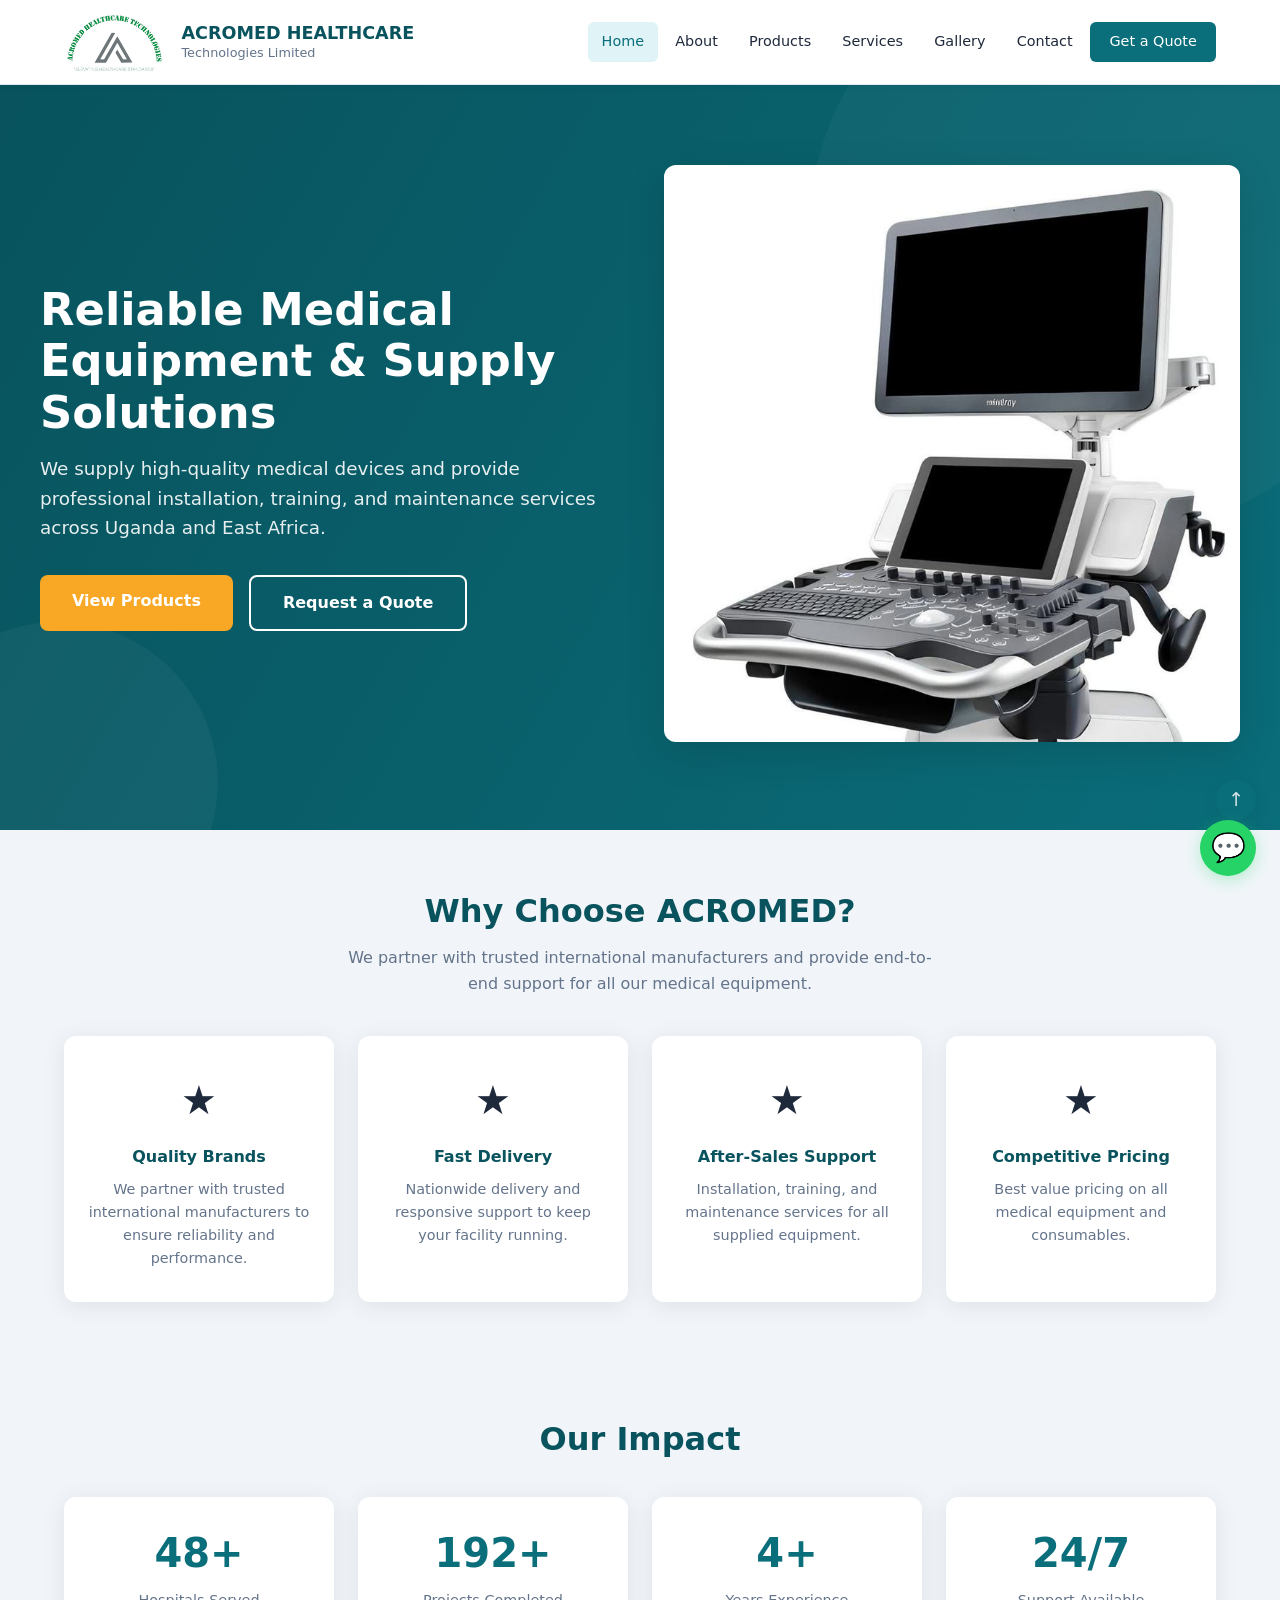
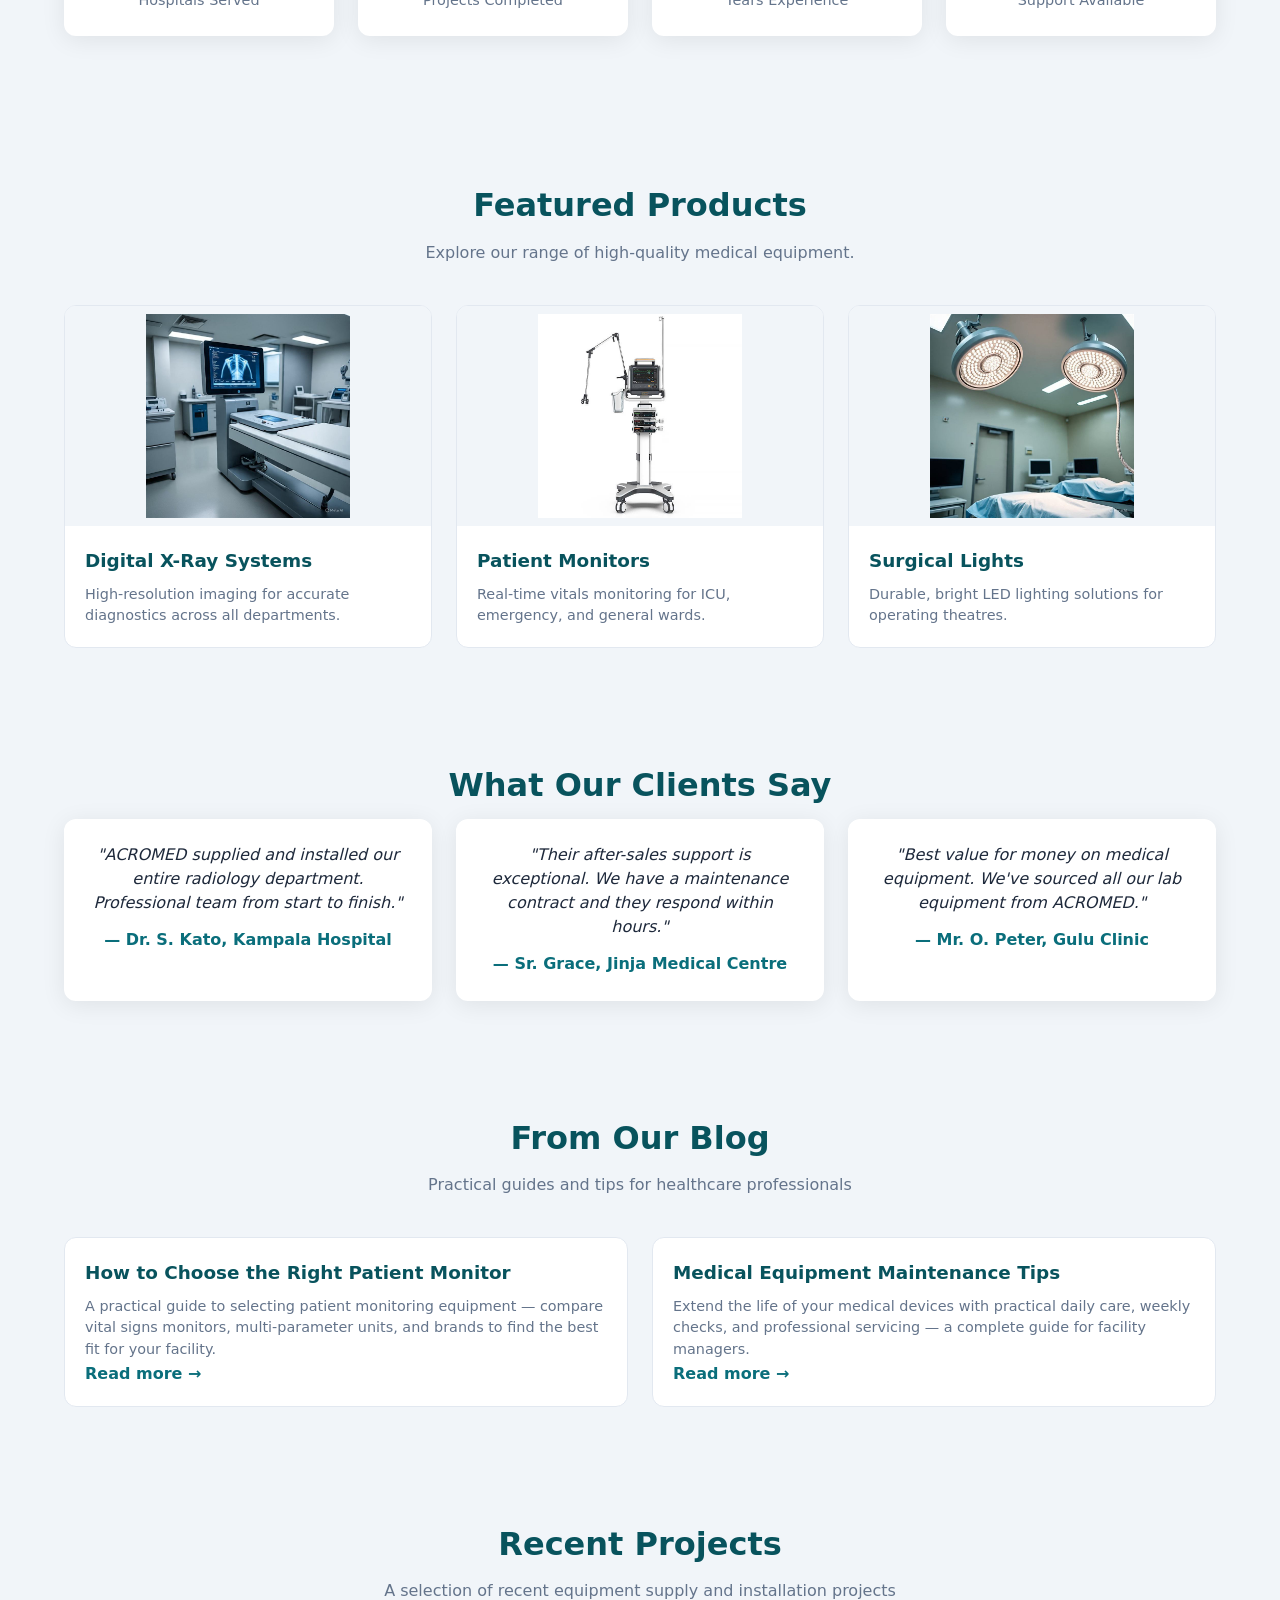
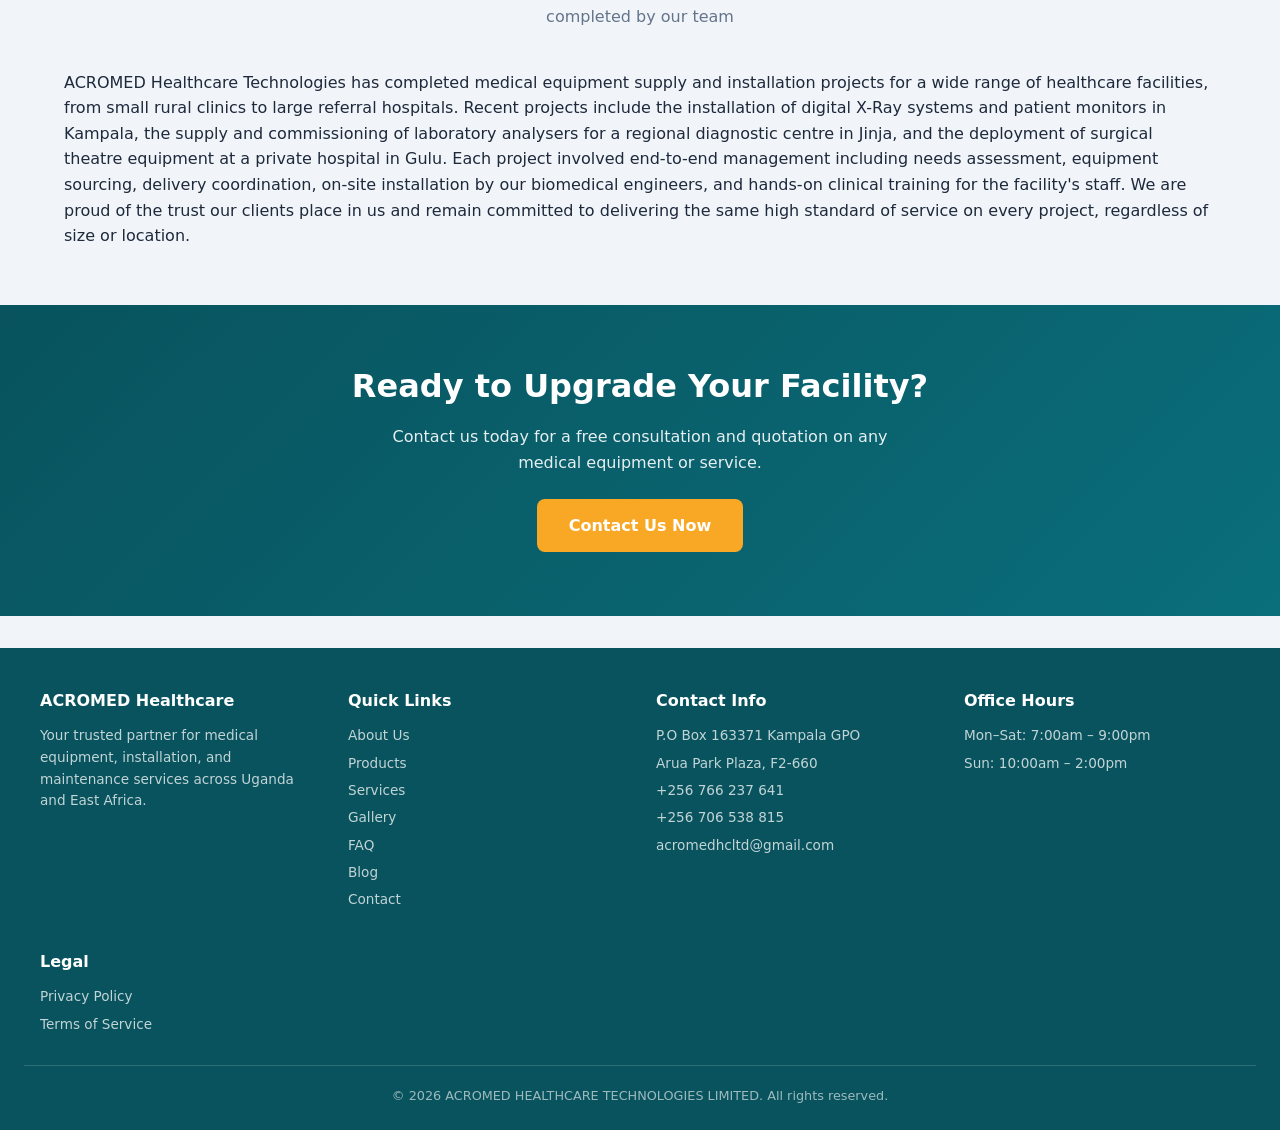
<file: index.html>
<!doctype html>
<html lang="en">
<head>
<meta charset="utf-8"/>
<title>ACROMED Healthcare Technologies | Medical Equipment Supplier Uganda</title>
<meta name="description" content="ACROMED Healthcare Technologies Limited — leading supplier of medical equipment, hospital supplies, installation and maintenance services across Uganda and East Africa."/>
<meta name="keywords" content="medical equipment Uganda, hospital supplies Kampala, x-ray machines, patient monitors, lab equipment, medical installation services"/>
<meta name="viewport" content="width=device-width,initial-scale=1"/>
<meta property="og:title" content="ACROMED Healthcare Technologies | Medical Equipment Supplier Uganda"/>
<meta property="og:description" content="Leading supplier of medical equipment, hospital supplies, installation and maintenance services across Uganda and East Africa."/>
<meta property="og:type" content="website"/>
<meta property="og:url" content="https://www.acromedhcltd.com/"/>
<meta property="og:image" content="https://www.acromedhcltd.com/images/logo.jpg?v=2"/>
<link rel="canonical" href="https://acromedhcltd.com/"/>
<link rel="icon" href="images/logo.jpg" type="image/x-icon"/>
<link rel="stylesheet" href="styles.css?v=3"/>
<script type="application/ld+json">
{
  "@context": "https://schema.org",
  "@type": "MedicalBusiness",
  "name": "ACROMED Healthcare Technologies Limited",
  "image": "https://www.acromedhcltd.com/images/logo.jpg",
  "address": {
    "@type": "PostalAddress",
    "streetAddress": "Arua Park Plaza, F2-660",
    "addressLocality": "Kampala",
    "addressCountry": "UG"
  },
  "telephone": "+256-766237641",
  "email": "acromedhcltd@gmail.com",
  "url": "https://www.acromedhcltd.com"
}
</script>
<meta name="monetag" content="ba4d7072d6ddcbc87b6396893ebb6736">
</head>
<body>
<header>
  <div class="brand">
    <div class="brand-left">
      <img src="images/logo.jpg?v=2" alt="ACROMED Logo" class="logo"/>
      <div class="site-title">ACROMED HEALTHCARE <span>Technologies Limited</span></div>
    </div>
    <button class="menu-toggle" onclick="this.nextElementSibling.classList.toggle('open')">☰</button>
    <nav>
      <a href="index.html" class="active">Home</a>
      <a href="about.html">About</a>
      <a href="products.html">Products</a>
      <a href="services.html">Services</a>
      <a href="gallery.html">Gallery</a>
      <a href="contact.html">Contact</a>
      <a href="contact.html" class="nav-cta">Get a Quote</a>
    </nav>
  </div>
</header>

<section class="hero">
  <div class="hero-inner">
    <div class="hero-text">
      <h1>Reliable Medical Equipment &amp; Supply Solutions</h1>
      <p>We supply high-quality medical devices and provide professional installation, training, and maintenance services across Uganda and East Africa.</p>
      <div class="cta-group">
        <a href="products.html" class="cta">View Products</a>
        <a href="contact.html" class="cta cta-outline">Request a Quote</a>
      </div>
    </div>
    <div class="hero-image">
      <img src="images/hero2.jpg?v=2" alt="Medical equipment" loading="lazy"/>
    </div>
  </div>
</section>

<div class="container">
  <section>
    <h2 class="section-title">Why Choose ACROMED?</h2>
    <p class="section-sub">We partner with trusted international manufacturers and provide end-to-end support for all our medical equipment.</p>
    <div class="why-us-grid">
      <div class="why-card reveal reveal-delay-1"><span class="icon">★</span><h4>Quality Brands</h4><p>We partner with trusted international manufacturers to ensure reliability and performance.</p></div>
      <div class="why-card reveal reveal-delay-2"><span class="icon">★</span><h4>Fast Delivery</h4><p>Nationwide delivery and responsive support to keep your facility running.</p></div>
      <div class="why-card reveal reveal-delay-3"><span class="icon">★</span><h4>After-Sales Support</h4><p>Installation, training, and maintenance services for all supplied equipment.</p></div>
      <div class="why-card reveal reveal-delay-4"><span class="icon">★</span><h4>Competitive Pricing</h4><p>Best value pricing on all medical equipment and consumables.</p></div>
    </div>
  </section>

  <section>
    <h2 class="section-title">Our Impact</h2>
    <div class="stats-row">
      <div class="stat-card reveal reveal-delay-1"><div class="number" data-count="50" data-suffix="+">50+</div><div class="label">Hospitals Served</div></div>
      <div class="stat-card reveal reveal-delay-2"><div class="number" data-count="200" data-suffix="+">200+</div><div class="label">Projects Completed</div></div>
      <div class="stat-card reveal reveal-delay-3"><div class="number" data-count="4" data-suffix="+">4+</div><div class="label">Years Experience</div></div>
      <div class="stat-card reveal reveal-delay-4"><div class="number">24/7</div><div class="label">Support Available</div></div>
    </div>
  </section>

  <section>
    <h2 class="section-title">Featured Products</h2>
    <p class="section-sub">Explore our range of high-quality medical equipment.</p>
    <div class="grid-3">
      <div class="card reveal reveal-delay-1"><img class="card-img" src="images/xray.jpg?v=2" alt="Digital X-Ray" loading="lazy"/><div class="card-body"><h4>Digital X-Ray Systems</h4><p>High-resolution imaging for accurate diagnostics across all departments.</p></div></div>
      <div class="card reveal reveal-delay-2"><img class="card-img" src="images/patient-mon.jpg?v=2" alt="Patient Monitor" loading="lazy"/><div class="card-body"><h4>Patient Monitors</h4><p>Real-time vitals monitoring for ICU, emergency, and general wards.</p></div></div>
      <div class="card reveal reveal-delay-3"><img class="card-img" src="images/light.jpg?v=2" alt="Surgical Lights" loading="lazy"/><div class="card-body"><h4>Surgical Lights</h4><p>Durable, bright LED lighting solutions for operating theatres.</p></div></div>
    </div>
  </section>

  <section>
    <h2 class="section-title">What Our Clients Say</h2>
    <div class="grid-3" id="reviews-container">
      <div class="testimonial-card reveal reveal-delay-1"><p>"ACROMED supplied and installed our entire radiology department. Professional team from start to finish."</p><div class="author">— Dr. S. Kato, Kampala Hospital</div></div>
      <div class="testimonial-card reveal reveal-delay-2"><p>"Their after-sales support is exceptional. We have a maintenance contract and they respond within hours."</p><div class="author">— Sr. Grace, Jinja Medical Centre</div></div>
      <div class="testimonial-card reveal reveal-delay-3"><p>"Best value for money on medical equipment. We've sourced all our lab equipment from ACROMED."</p><div class="author">— Mr. O. Peter, Gulu Clinic</div></div>
    </div>
  </section>

  <section>
    <h2 class="section-title">From Our Blog</h2>
    <p class="section-sub">Practical guides and tips for healthcare professionals</p>
    <div class="grid-3">
      <div class="card reveal reveal-delay-1"><div class="card-body"><h4>How to Choose the Right Patient Monitor</h4><p>A practical guide to selecting patient monitoring equipment — compare vital signs monitors, multi-parameter units, and brands to find the best fit for your facility.</p><a href="blog/choosing-patient-monitor.html" style="color:var(--primary);font-weight:600;text-decoration:none">Read more →</a></div></div>
      <div class="card reveal reveal-delay-2"><div class="card-body"><h4>Medical Equipment Maintenance Tips</h4><p>Extend the life of your medical devices with practical daily care, weekly checks, and professional servicing — a complete guide for facility managers.</p><a href="blog/equipment-maintenance-tips.html" style="color:var(--primary);font-weight:600;text-decoration:none">Read more →</a></div></div>
    </div>
  </section>

  <section>
    <h2 class="section-title">Recent Projects</h2>
    <p class="section-sub">A selection of recent equipment supply and installation projects completed by our team</p>
    <p>ACROMED Healthcare Technologies has completed medical equipment supply and installation projects for a wide range of healthcare facilities, from small rural clinics to large referral hospitals. Recent projects include the installation of digital X-Ray systems and patient monitors in Kampala, the supply and commissioning of laboratory analysers for a regional diagnostic centre in Jinja, and the deployment of surgical theatre equipment at a private hospital in Gulu. Each project involved end-to-end management including needs assessment, equipment sourcing, delivery coordination, on-site installation by our biomedical engineers, and hands-on clinical training for the facility's staff. We are proud of the trust our clients place in us and remain committed to delivering the same high standard of service on every project, regardless of size or location.</p>
  </section>
</div>

<section class="cta-section">
  <h2>Ready to Upgrade Your Facility?</h2>
  <p>Contact us today for a free consultation and quotation on any medical equipment or service.</p>
  <a href="contact.html" class="cta">Contact Us Now</a>
</section>

<footer>
  <div class="footer-grid">
    <div><h4>ACROMED Healthcare</h4><p>Your trusted partner for medical equipment, installation, and maintenance services across Uganda and East Africa.</p></div>
    <div><h4>Quick Links</h4><a href="about.html">About Us</a><a href="products.html">Products</a><a href="services.html">Services</a><a href="gallery.html">Gallery</a><a href="faq.html">FAQ</a><a href="blog/choosing-patient-monitor.html">Blog</a><a href="contact.html">Contact</a></div>
    <div><h4>Contact Info</h4><p>P.O Box 163371 Kampala GPO</p><p>Arua Park Plaza, F2-660</p><p>+256 766 237 641</p><p>+256 706 538 815</p><p>acromedhcltd@gmail.com</p></div>
    <div><h4>Office Hours</h4><p>Mon–Sat: 7:00am – 9:00pm</p><p>Sun: 10:00am – 2:00pm</p></div>
    <div><h4>Legal</h4><a href="privacy-policy.html">Privacy Policy</a><a href="terms-of-service.html">Terms of Service</a></div>
  </div>
  <div class="footer-bottom">© 2026 ACROMED HEALTHCARE TECHNOLOGIES LIMITED. All rights reserved.</div>
</footer>

<a href="https://wa.me/256706540718" target="_blank" class="whatsapp-float" title="Chat on WhatsApp">💬</a>
<a href="#" class="scroll-to-top">↑</a>

<script src="animations.js?v=3"></script>

</body>
</html>
</file>
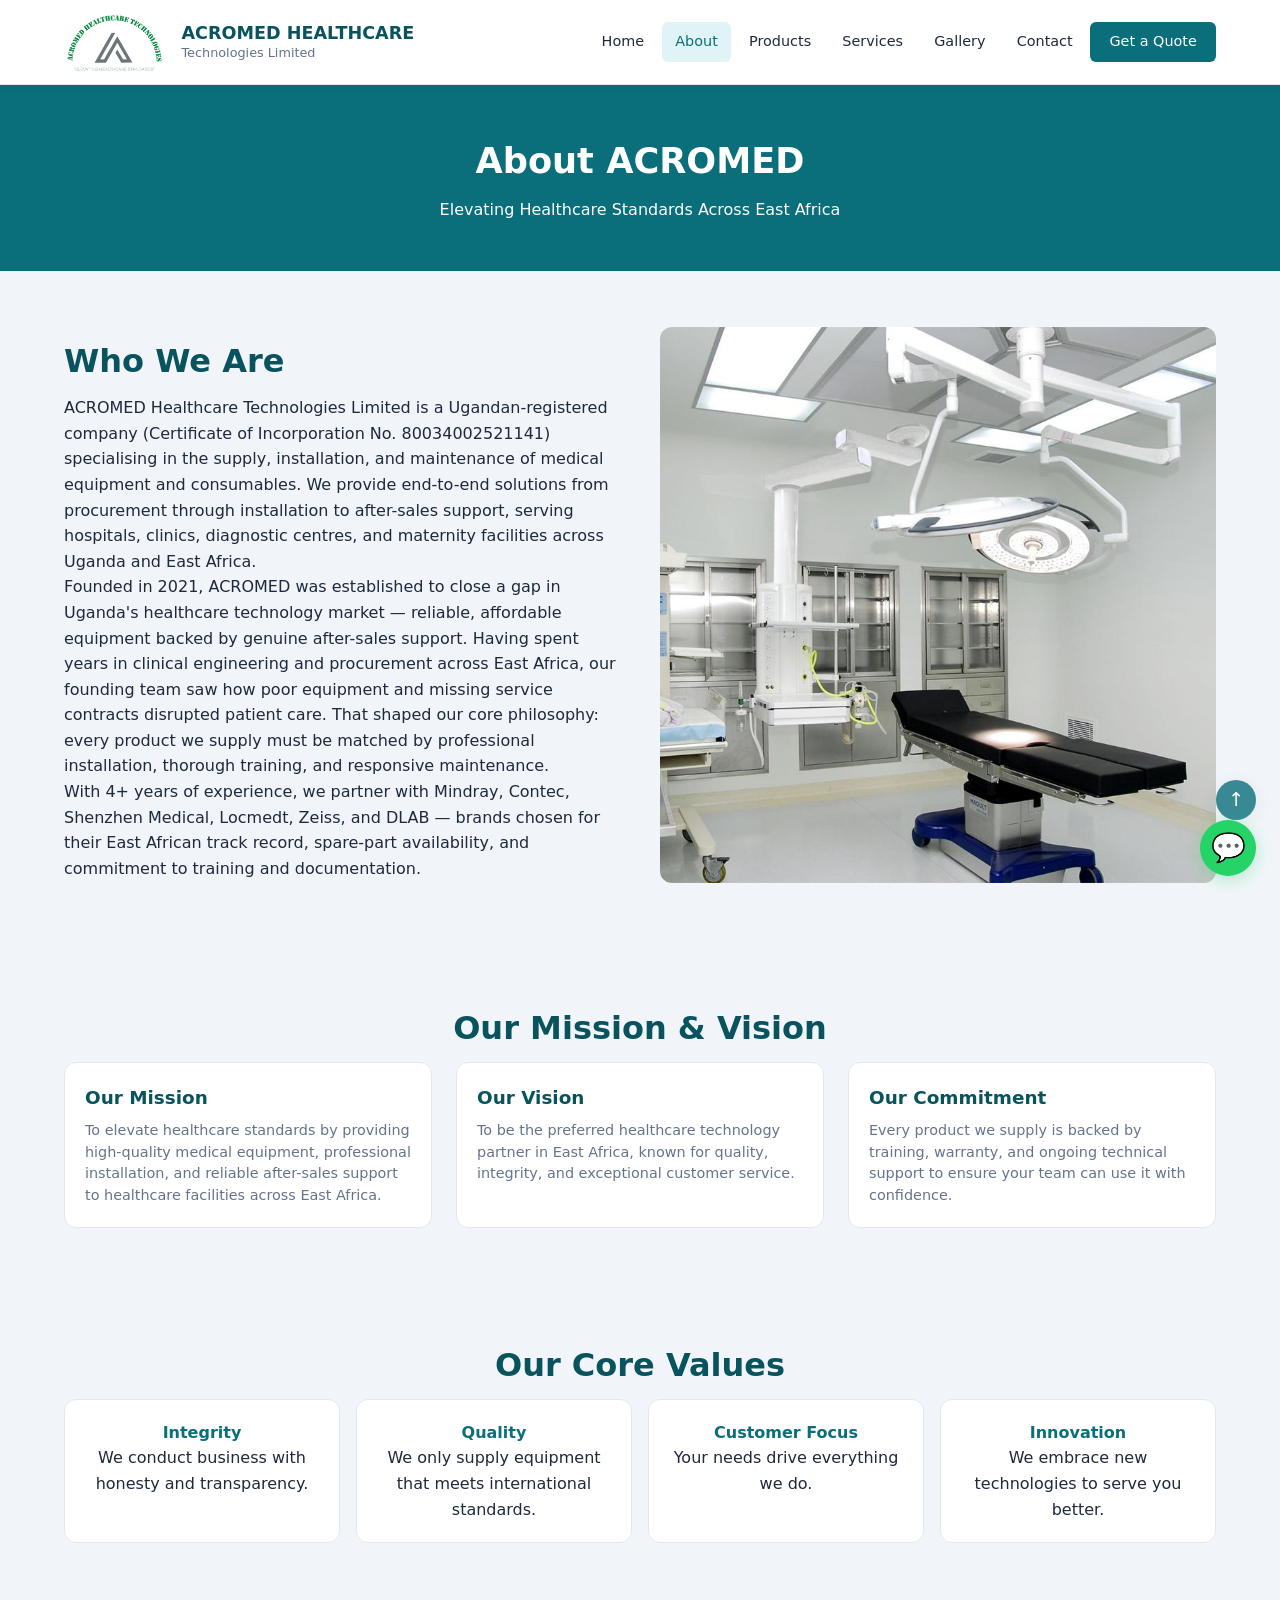
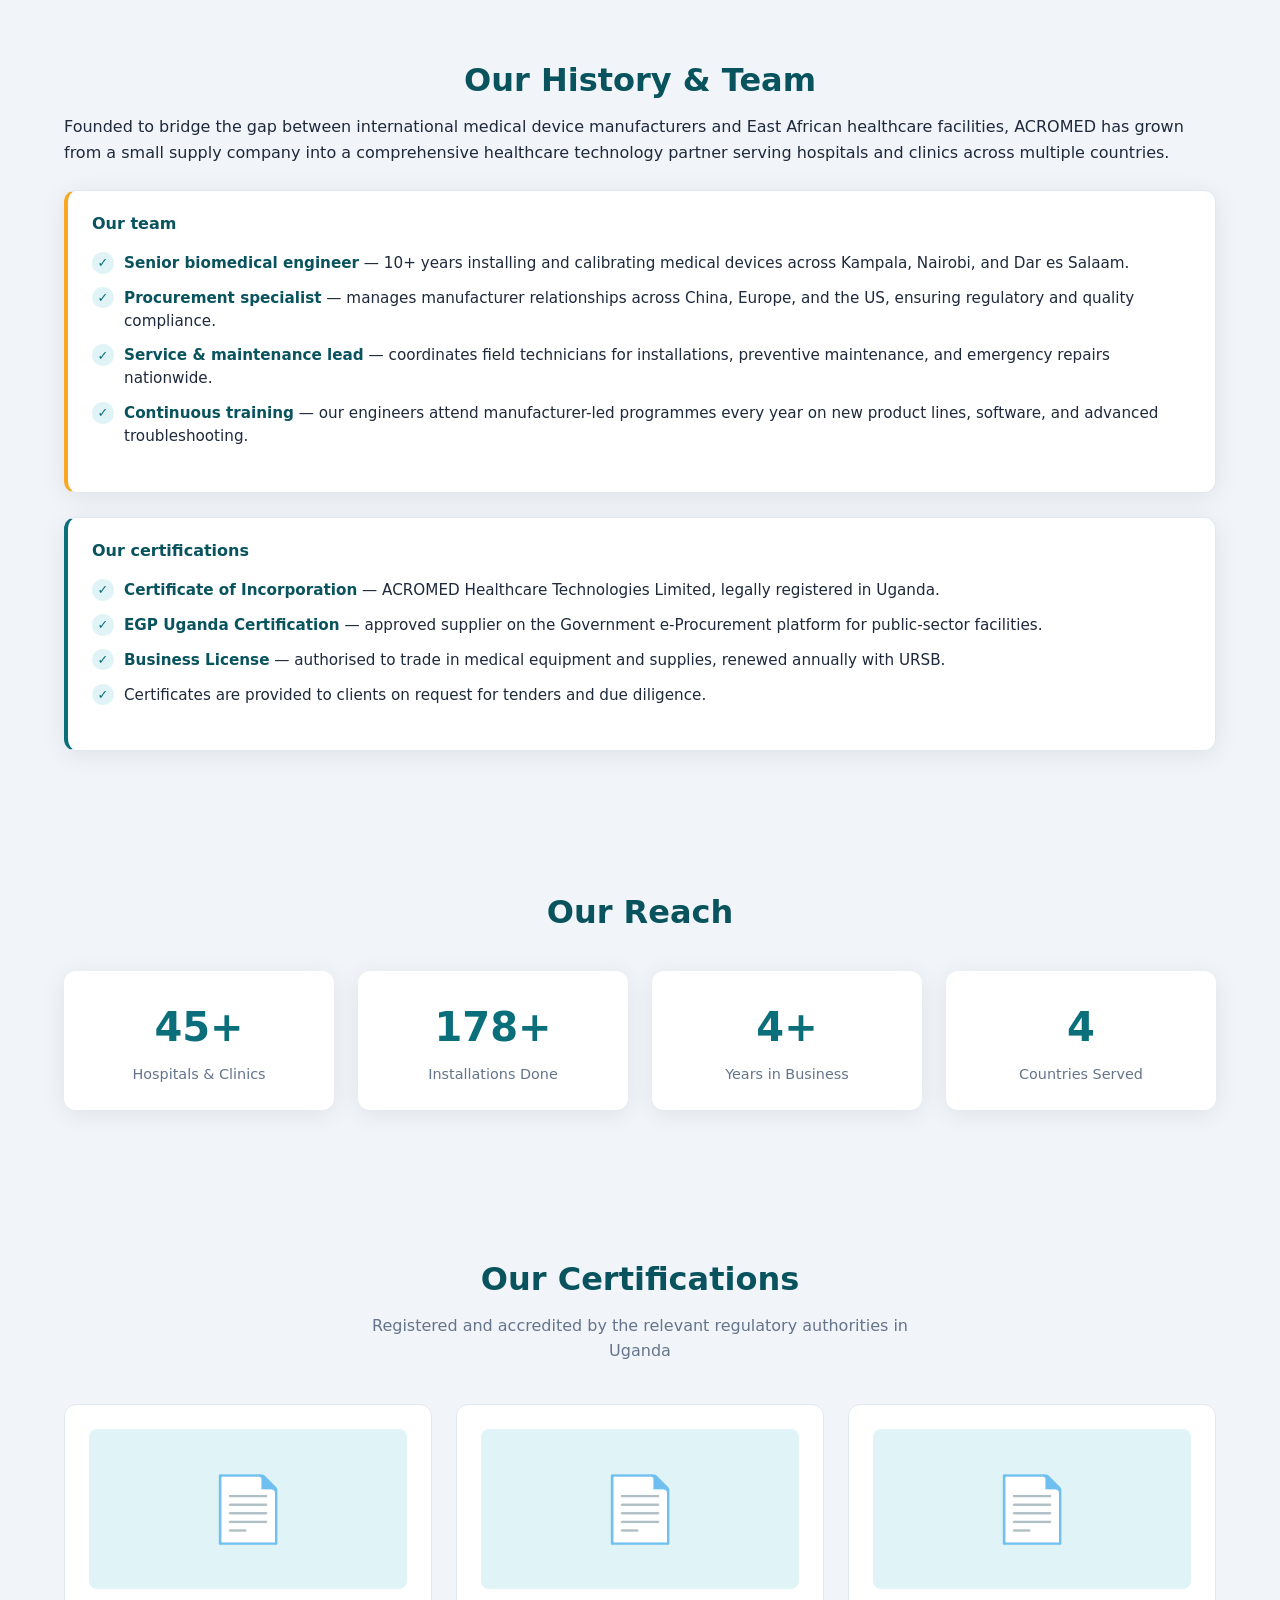
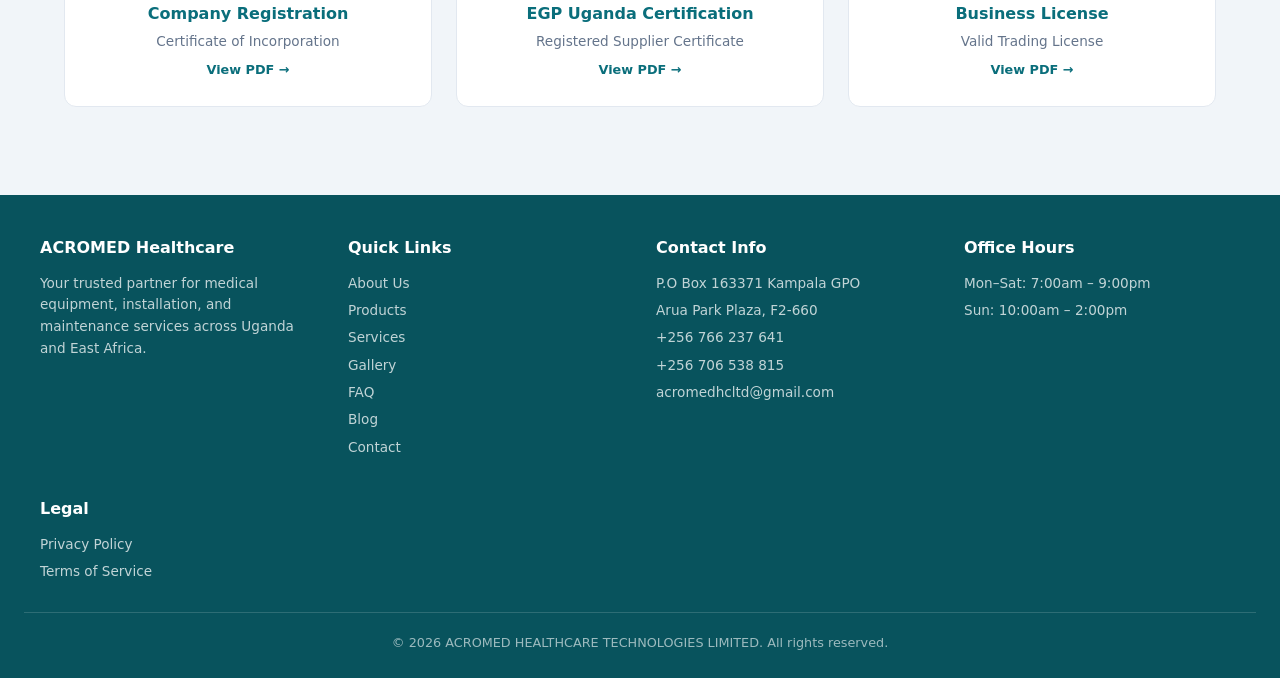
<file: about.html>
<!doctype html>
<html lang="en">
<head>
<meta charset="utf-8"/>
<title>About Us — ACROMED Healthcare Technologies</title>
<meta name="description" content="Learn about ACROMED Healthcare Technologies Limited — our mission, vision, values, and commitment to elevating healthcare standards across Uganda and East Africa."/>
<meta name="viewport" content="width=device-width,initial-scale=1"/>
<meta property="og:title" content="About Us — ACROMED Healthcare Technologies"/>
<meta property="og:description" content="Learn about ACROMED Healthcare Technologies — our mission, vision, and values."/>
<meta property="og:image" content="https://www.acromedhcltd.com/images/logo.jpg?v=2"/>
<link rel="canonical" href="https://acromedhcltd.com/about.html"/>
<link rel="icon" href="images/logo.jpg" type="image/x-icon"/>
<link rel="stylesheet" href="styles.css?v=3"/>
<meta name="monetag" content="ba4d7072d6ddcbc87b6396893ebb6736">
</head>
<body>
<header>
  <div class="brand">
    <div class="brand-left">
      <img src="images/logo.jpg?v=2" alt="ACROMED Logo" class="logo"/>
      <div class="site-title">ACROMED HEALTHCARE <span>Technologies Limited</span></div>
    </div>
    <button class="menu-toggle" onclick="this.nextElementSibling.classList.toggle('open')">☰</button>
    <nav>
      <a href="index.html">Home</a>
      <a href="about.html" class="active">About</a>
      <a href="products.html">Products</a>
      <a href="services.html">Services</a>
      <a href="gallery.html">Gallery</a>
      <a href="contact.html">Contact</a>
      <a href="contact.html" class="nav-cta">Get a Quote</a>
    </nav>
  </div>
</header>

<section class="page-header">
  <h1>About ACROMED</h1>
  <p>Elevating Healthcare Standards Across East Africa</p>
</section>

<div class="container">
  <section>
    <div class="about-grid">
      <div>
        <h2 class="section-title" style="text-align:left">Who We Are</h2>
        <p>ACROMED Healthcare Technologies Limited is a Ugandan-registered company (Certificate of Incorporation No. 80034002521141) specialising in the supply, installation, and maintenance of medical equipment and consumables. We provide end-to-end solutions from procurement through installation to after-sales support, serving hospitals, clinics, diagnostic centres, and maternity facilities across Uganda and East Africa.</p>
        <p>Founded in 2021, ACROMED was established to close a gap in Uganda's healthcare technology market — reliable, affordable equipment backed by genuine after-sales support. Having spent years in clinical engineering and procurement across East Africa, our founding team saw how poor equipment and missing service contracts disrupted patient care. That shaped our core philosophy: every product we supply must be matched by professional installation, thorough training, and responsive maintenance.</p>
        <p>With 4+ years of experience, we partner with Mindray, Contec, Shenzhen Medical, Locmedt, Zeiss, and DLAB — brands chosen for their East African track record, spare-part availability, and commitment to training and documentation.</p>
      </div>
      <div>
        <img src="images/installf.jpg?v=2" alt="ACROMED installation team" loading="lazy"/>
      </div>
    </div>
  </section>

  <section>
    <h2 class="section-title">Our Mission &amp; Vision</h2>
    <div class="grid-3">
      <div class="card reveal reveal-delay-1"><div class="card-body"><h4>Our Mission</h4><p>To elevate healthcare standards by providing high-quality medical equipment, professional installation, and reliable after-sales support to healthcare facilities across East Africa.</p></div></div>
      <div class="card reveal reveal-delay-2"><div class="card-body"><h4>Our Vision</h4><p>To be the preferred healthcare technology partner in East Africa, known for quality, integrity, and exceptional customer service.</p></div></div>
      <div class="card reveal reveal-delay-3"><div class="card-body"><h4>Our Commitment</h4><p>Every product we supply is backed by training, warranty, and ongoing technical support to ensure your team can use it with confidence.</p></div></div>
    </div>
  </section>

  <section>
    <h2 class="section-title">Our Core Values</h2>
    <div class="values-grid">
      <div class="value-item reveal reveal-delay-1"><h4>Integrity</h4><p>We conduct business with honesty and transparency.</p></div>
      <div class="value-item reveal reveal-delay-2"><h4>Quality</h4><p>We only supply equipment that meets international standards.</p></div>
      <div class="value-item reveal reveal-delay-3"><h4>Customer Focus</h4><p>Your needs drive everything we do.</p></div>
      <div class="value-item reveal reveal-delay-4"><h4>Innovation</h4><p>We embrace new technologies to serve you better.</p></div>
    </div>
  </section>

  <section>
    <h2 class="section-title">Our History &amp; Team</h2>
    <p>Founded to bridge the gap between international medical device manufacturers and East African healthcare facilities, ACROMED has grown from a small supply company into a comprehensive healthcare technology partner serving hospitals and clinics across multiple countries.</p>

    <div class="callout">
      <h4>Our team</h4>
      <ul class="check-list">
        <li><strong>Senior biomedical engineer</strong> — 10+ years installing and calibrating medical devices across Kampala, Nairobi, and Dar es Salaam.</li>
        <li><strong>Procurement specialist</strong> — manages manufacturer relationships across China, Europe, and the US, ensuring regulatory and quality compliance.</li>
        <li><strong>Service &amp; maintenance lead</strong> — coordinates field technicians for installations, preventive maintenance, and emergency repairs nationwide.</li>
        <li><strong>Continuous training</strong> — our engineers attend manufacturer-led programmes every year on new product lines, software, and advanced troubleshooting.</li>
      </ul>
    </div>

    <div class="callout primary">
      <h4>Our certifications</h4>
      <ul class="check-list">
        <li><strong>Certificate of Incorporation</strong> — ACROMED Healthcare Technologies Limited, legally registered in Uganda.</li>
        <li><strong>EGP Uganda Certification</strong> — approved supplier on the Government e-Procurement platform for public-sector facilities.</li>
        <li><strong>Business License</strong> — authorised to trade in medical equipment and supplies, renewed annually with URSB.</li>
        <li>Certificates are provided to clients on request for tenders and due diligence.</li>
      </ul>
    </div>
  </section>

  <section>
    <h2 class="section-title">Our Reach</h2>
    <div class="stats-row">
      <div class="stat-card reveal reveal-delay-1"><div class="number" data-count="50" data-suffix="+">50+</div><div class="label">Hospitals &amp; Clinics</div></div>
      <div class="stat-card reveal reveal-delay-2"><div class="number" data-count="200" data-suffix="+">200+</div><div class="label">Installations Done</div></div>
      <div class="stat-card reveal reveal-delay-3"><div class="number" data-count="4" data-suffix="+">4+</div><div class="label">Years in Business</div></div>
      <div class="stat-card reveal reveal-delay-4"><div class="number" data-count="4">4</div><div class="label">Countries Served</div></div>
    </div>
  </section>

  <section>
    <h2 class="section-title">Our Certifications</h2>
    <p class="section-sub">Registered and accredited by the relevant regulatory authorities in Uganda</p>
    <div class="cert-grid">
      <div class="cert-card">
        <a href="images/certificates/COMPANY CERTIFICATE OF INCORPORATION.pdf" target="_blank" class="cert-link">
          <div class="cert-preview">📄</div>
          <h4>Company Registration</h4>
          <p>Certificate of Incorporation</p>
          <span class="cert-dl">View PDF →</span>
        </a>
      </div>
      <div class="cert-card">
        <a href="images/certificates/EGP Uganda Certificate.pdf" target="_blank" class="cert-link">
          <div class="cert-preview">📄</div>
          <h4>EGP Uganda Certification</h4>
          <p>Registered Supplier Certificate</p>
          <span class="cert-dl">View PDF →</span>
        </a>
      </div>
      <div class="cert-card">
        <a href="images/certificates/LICENSE.pdf" target="_blank" class="cert-link">
          <div class="cert-preview">📄</div>
          <h4>Business License</h4>
          <p>Valid Trading License</p>
          <span class="cert-dl">View PDF →</span>
        </a>
      </div>
    </div>
  </section>
</div>

<footer>
  <div class="footer-grid">
    <div><h4>ACROMED Healthcare</h4><p>Your trusted partner for medical equipment, installation, and maintenance services across Uganda and East Africa.</p></div>
    <div><h4>Quick Links</h4><a href="about.html">About Us</a><a href="products.html">Products</a><a href="services.html">Services</a><a href="gallery.html">Gallery</a><a href="faq.html">FAQ</a><a href="blog/choosing-patient-monitor.html">Blog</a><a href="contact.html">Contact</a></div>
    <div><h4>Contact Info</h4><p>P.O Box 163371 Kampala GPO</p><p>Arua Park Plaza, F2-660</p><p>+256 766 237 641</p><p>+256 706 538 815</p><p>acromedhcltd@gmail.com</p></div>
    <div><h4>Office Hours</h4><p>Mon–Sat: 7:00am – 9:00pm</p><p>Sun: 10:00am – 2:00pm</p></div>
    <div><h4>Legal</h4><a href="privacy-policy.html">Privacy Policy</a><a href="terms-of-service.html">Terms of Service</a></div>
  </div>
  <div class="footer-bottom">© 2026 ACROMED HEALTHCARE TECHNOLOGIES LIMITED. All rights reserved.</div>
</footer>

<a href="https://wa.me/256706540718" target="_blank" class="whatsapp-float" title="Chat on WhatsApp">💬</a>
<a href="#" class="scroll-to-top">↑</a>

<script src="animations.js?v=3"></script>
</body>
</html>
</file>
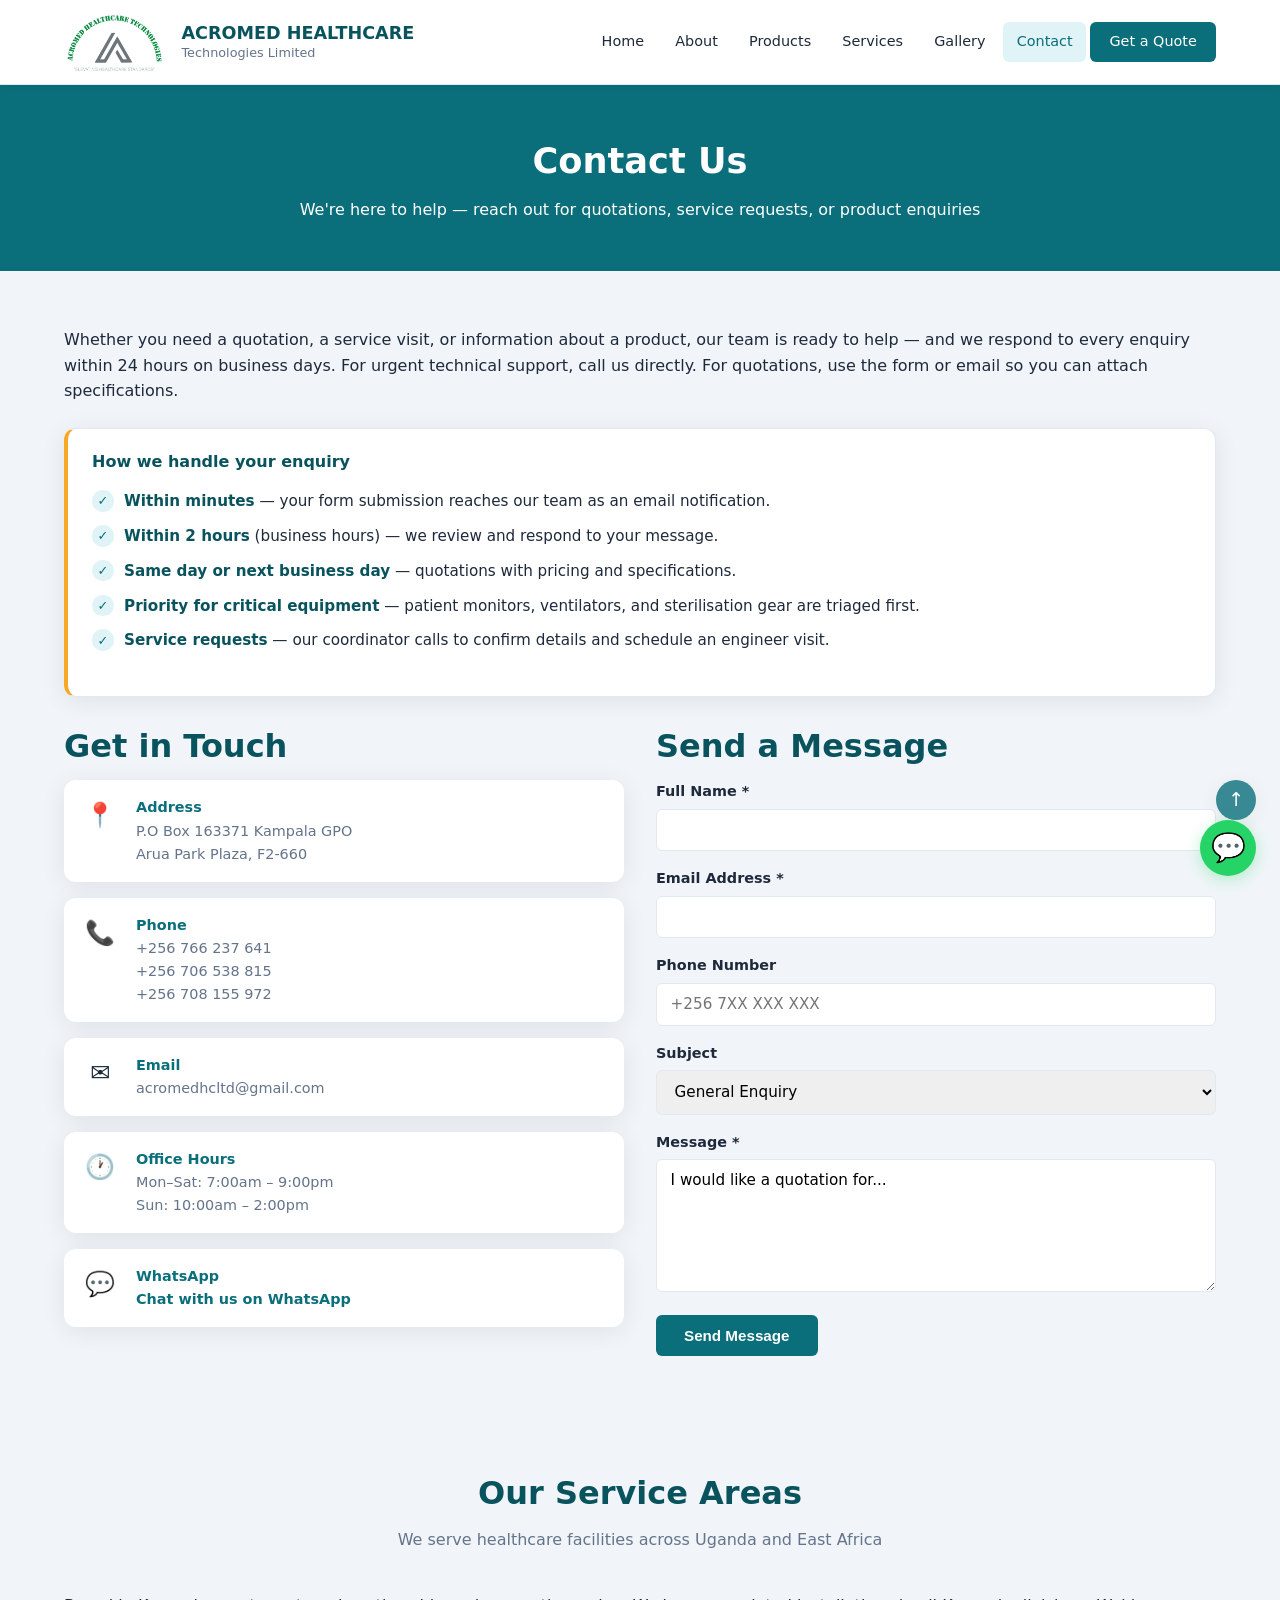
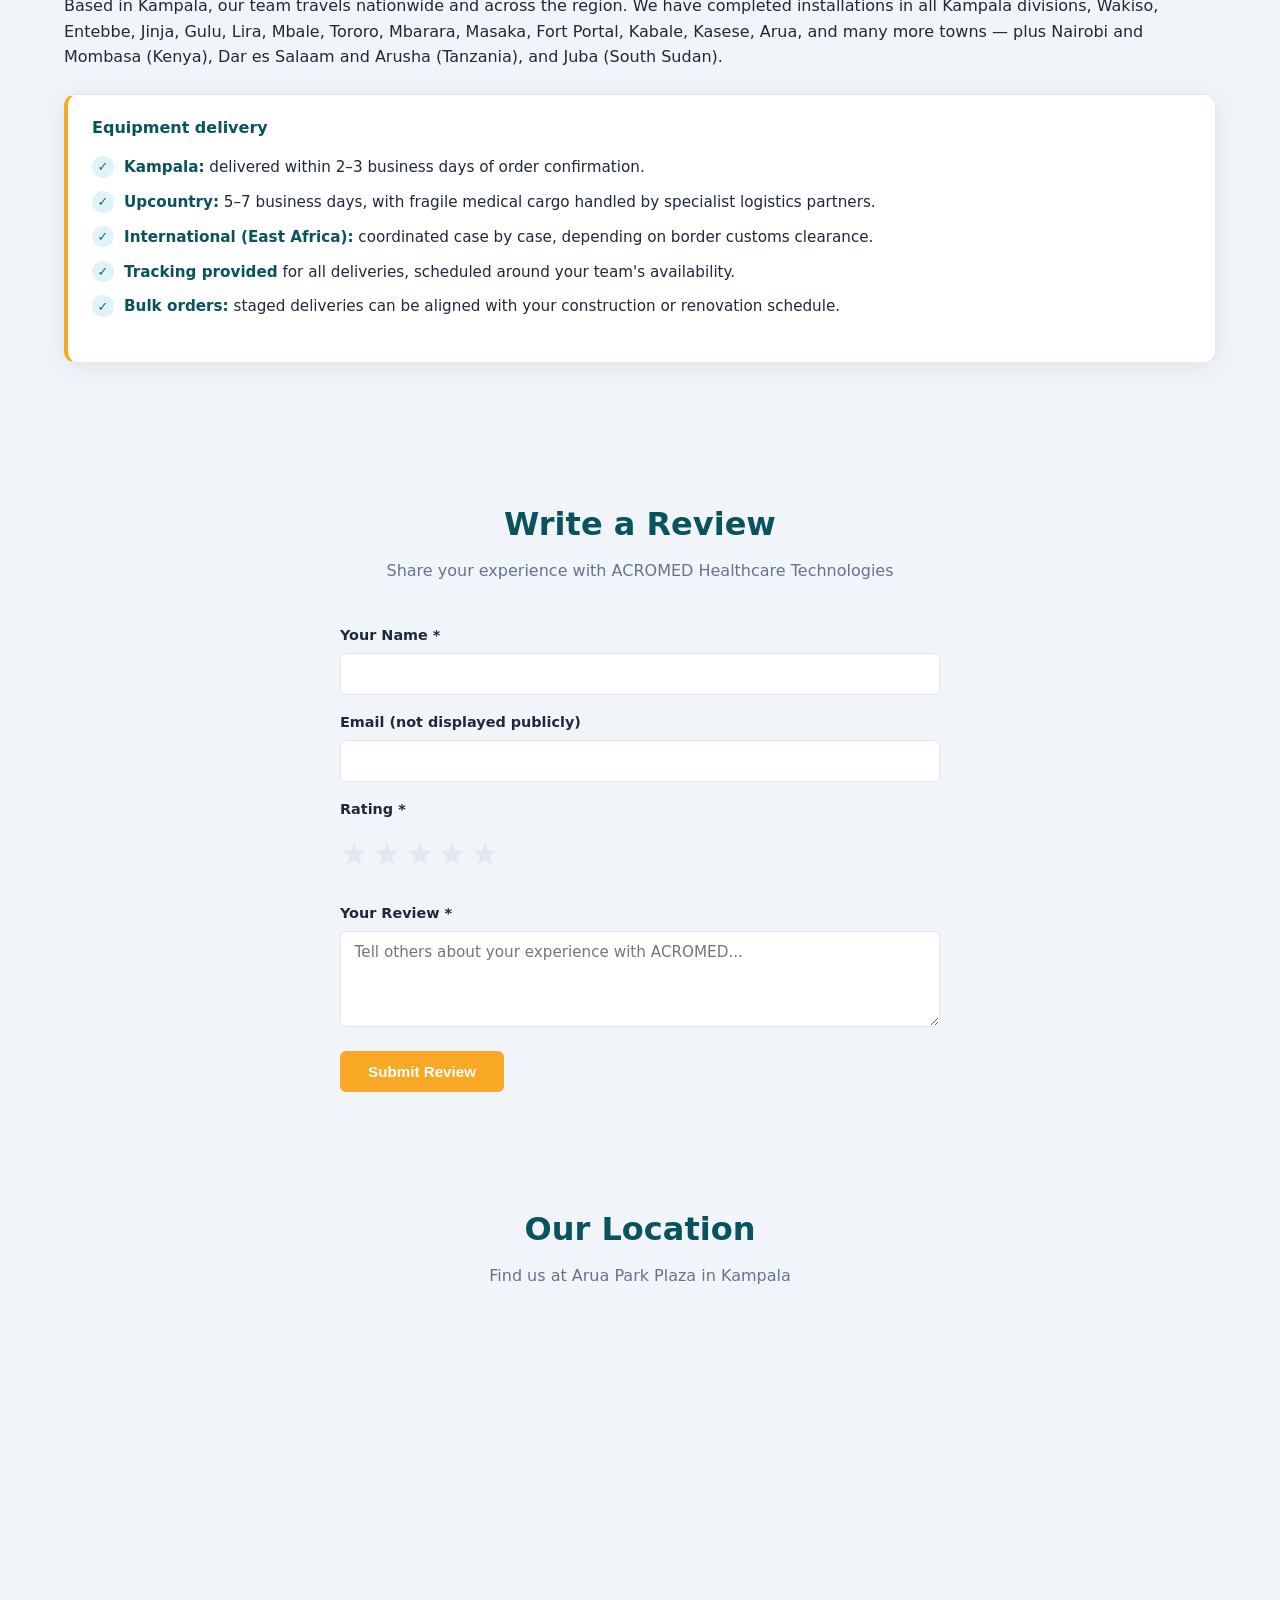
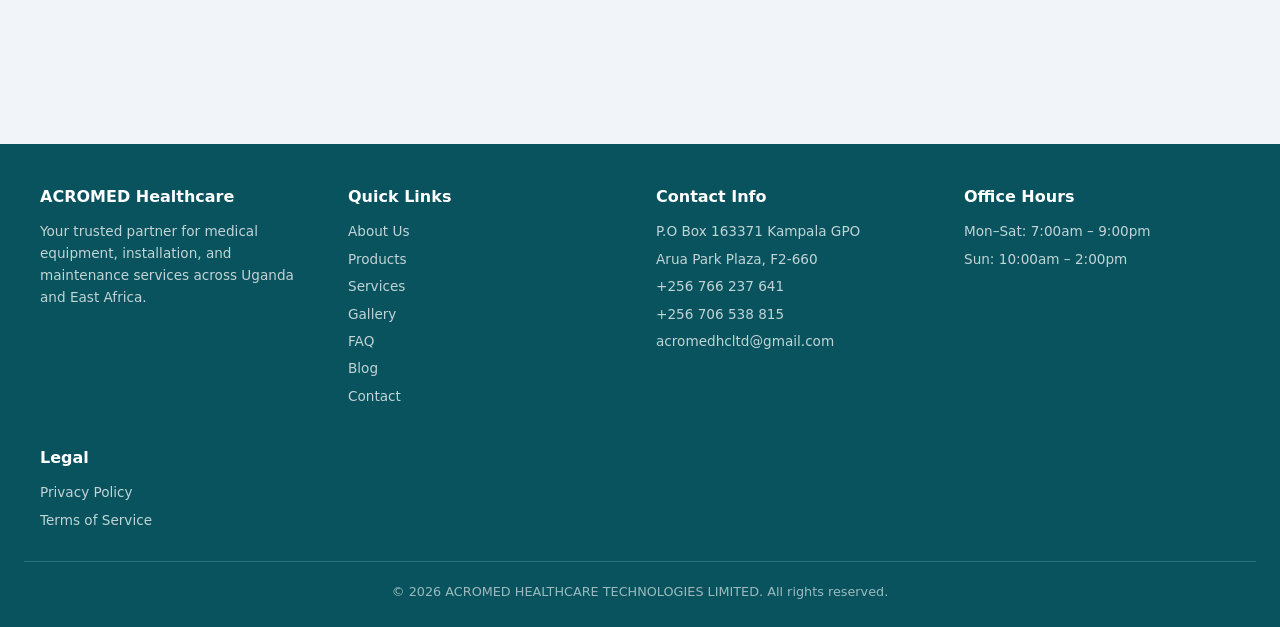
<file: contact.html>
<!doctype html>
<html lang="en">
<head>
<meta charset="utf-8"/>
<title>Contact Us — ACROMED Healthcare Technologies</title>
<meta name="description" content="Get in touch with ACROMED Healthcare Technologies. Request a quotation, schedule a service, or enquire about medical equipment."/>
<meta name="viewport" content="width=device-width,initial-scale=1"/>
<meta property="og:title" content="Contact Us — ACROMED Healthcare Technologies"/>
<meta property="og:description" content="Get in touch with ACROMED. Request a quotation or schedule a service."/>
<meta property="og:image" content="https://www.acromedhcltd.com/images/logo.jpg?v=2"/>
<link rel="canonical" href="https://acromedhcltd.com/contact.html"/>
<link rel="icon" href="images/logo.jpg" type="image/x-icon"/>
<link rel="stylesheet" href="styles.css?v=3"/>
<meta name="monetag" content="ba4d7072d6ddcbc87b6396893ebb6736">
</head>
<body>
<header>
  <div class="brand">
    <div class="brand-left">
      <img src="images/logo.jpg?v=2" alt="ACROMED Logo" class="logo"/>
      <div class="site-title">ACROMED HEALTHCARE <span>Technologies Limited</span></div>
    </div>
    <button class="menu-toggle" onclick="this.nextElementSibling.classList.toggle('open')">☰</button>
    <nav>
      <a href="index.html">Home</a>
      <a href="about.html">About</a>
      <a href="products.html">Products</a>
      <a href="services.html">Services</a>
      <a href="gallery.html">Gallery</a>
      <a href="contact.html" class="active">Contact</a>
      <a href="contact.html" class="nav-cta">Get a Quote</a>
    </nav>
  </div>
</header>

<section class="page-header">
  <h1>Contact Us</h1>
  <p>We're here to help — reach out for quotations, service requests, or product enquiries</p>
</section>

<div class="container">
  <section>
    <p>Whether you need a quotation, a service visit, or information about a product, our team is ready to help — and we respond to every enquiry within 24 hours on business days. For urgent technical support, call us directly. For quotations, use the form or email so you can attach specifications.</p>

    <div class="callout">
      <h4>How we handle your enquiry</h4>
      <ul class="check-list">
        <li><strong>Within minutes</strong> — your form submission reaches our team as an email notification.</li>
        <li><strong>Within 2 hours</strong> (business hours) — we review and respond to your message.</li>
        <li><strong>Same day or next business day</strong> — quotations with pricing and specifications.</li>
        <li><strong>Priority for critical equipment</strong> — patient monitors, ventilators, and sterilisation gear are triaged first.</li>
        <li><strong>Service requests</strong> — our coordinator calls to confirm details and schedule an engineer visit.</li>
      </ul>
    </div>

    <div class="contact-grid">
      <div>
        <h2 class="section-title" style="text-align:left">Get in Touch</h2>
        <div class="info-card"><div class="ico">📍</div><div><h4>Address</h4><p>P.O Box 163371 Kampala GPO<br/>Arua Park Plaza, F2-660</p></div></div>
        <div class="info-card"><div class="ico">📞</div><div><h4>Phone</h4><p>+256 766 237 641<br/>+256 706 538 815<br/>+256 708 155 972</p></div></div>
        <div class="info-card"><div class="ico">✉️</div><div><h4>Email</h4><p>acromedhcltd@gmail.com</p></div></div>
        <div class="info-card"><div class="ico">🕐</div><div><h4>Office Hours</h4><p>Mon–Sat: 7:00am – 9:00pm<br/>Sun: 10:00am – 2:00pm</p></div></div>
        <div class="info-card"><div class="ico">💬</div><div><h4>WhatsApp</h4><p><a href="https://wa.me/256706540718" style="color:var(--primary);text-decoration:none;font-weight:600">Chat with us on WhatsApp</a></p></div></div>
      </div>
      <div>
        <h2 class="section-title" style="text-align:left">Send a Message</h2>
        <form name="Enquiry" method="POST" data-netlify="true">
          <input type="hidden" name="form-name" value="Enquiry"/>
          <div class="form-group">
            <label for="name">Full Name *</label>
            <input type="text" id="name" name="name" required/>
          </div>
          <div class="form-group">
            <label for="email">Email Address *</label>
            <input type="email" id="email" name="email" required/>
          </div>
          <div class="form-group">
            <label for="phone">Phone Number</label>
            <input type="text" id="phone" name="phone" placeholder="+256 7XX XXX XXX"/>
          </div>
          <div class="form-group">
            <label for="subject">Subject</label>
            <select id="subject" name="subject">
              <option value="General Enquiry">General Enquiry</option>
              <option value="Product Quotation">Product Quotation</option>
              <option value="Service Request">Service Request</option>
              <option value="Maintenance">Maintenance / Repairs</option>
              <option value="Training">Training Enquiry</option>
            </select>
          </div>
          <div class="form-group">
            <label for="message">Message *</label>
            <textarea id="message" name="message" rows="6" required>I would like a quotation for...</textarea>
          </div>
          <button type="submit" class="btn btn-primary">Send Message</button>
        </form>
      </div>
    </div>
  </section>

<section>
    <h2 class="section-title">Our Service Areas</h2>
    <p class="section-sub">We serve healthcare facilities across Uganda and East Africa</p>
    <p>Based in Kampala, our team travels nationwide and across the region. We have completed installations in all Kampala divisions, Wakiso, Entebbe, Jinja, Gulu, Lira, Mbale, Tororo, Mbarara, Masaka, Fort Portal, Kabale, Kasese, Arua, and many more towns — plus Nairobi and Mombasa (Kenya), Dar es Salaam and Arusha (Tanzania), and Juba (South Sudan).</p>

    <div class="callout">
      <h4>Equipment delivery</h4>
      <ul class="check-list">
        <li><strong>Kampala:</strong> delivered within 2–3 business days of order confirmation.</li>
        <li><strong>Upcountry:</strong> 5–7 business days, with fragile medical cargo handled by specialist logistics partners.</li>
        <li><strong>International (East Africa):</strong> coordinated case by case, depending on border customs clearance.</li>
        <li><strong>Tracking provided</strong> for all deliveries, scheduled around your team's availability.</li>
        <li><strong>Bulk orders:</strong> staged deliveries can be aligned with your construction or renovation schedule.</li>
      </ul>
    </div>
  </section>

  <section>
    <h2 class="section-title">Write a Review</h2>
    <p class="section-sub">Share your experience with ACROMED Healthcare Technologies</p>
    <div class="review-form">
      <form name="Review" method="POST" data-netlify="true">
        <input type="hidden" name="form-name" value="Review"/>
        <div class="form-group">
          <label for="rev_name">Your Name *</label>
          <input type="text" id="rev_name" name="name" required/>
        </div>
        <div class="form-group">
          <label for="rev_email">Email (not displayed publicly)</label>
          <input type="email" id="rev_email" name="email"/>
        </div>
        <div class="form-group">
          <label>Rating *</label>
          <div class="star-select">
            <input type="radio" name="rating" value="5" id="s5" required/><label for="s5" title="5 stars">★</label>
            <input type="radio" name="rating" value="4" id="s4"/><label for="s4" title="4 stars">★</label>
            <input type="radio" name="rating" value="3" id="s3"/><label for="s3" title="3 stars">★</label>
            <input type="radio" name="rating" value="2" id="s2"/><label for="s2" title="2 stars">★</label>
            <input type="radio" name="rating" value="1" id="s1"/><label for="s1" title="1 star">★</label>
          </div>
        </div>
        <div class="form-group">
          <label for="rev_message">Your Review *</label>
          <textarea id="rev_message" name="review" rows="4" required placeholder="Tell others about your experience with ACROMED..."></textarea>
        </div>
        <button type="submit" class="btn btn-accent">Submit Review</button>
      </form>
    </div>
  </section>

  <section>
    <h2 class="section-title">Our Location</h2>
    <p class="section-sub">Find us at Arua Park Plaza in Kampala</p>
    <iframe src="https://www.google.com/maps/embed?pb=!1m18!1m12!1m3!1d3989.7586713258976!2d32.5795091!3d0.3137899!2m3!1f0!2f0!3f0!3m2!1i1024!2i768!4f13.1!3m3!1m2!1s0x177dbb4a6e1b5c5f%3A0x8c6c5f0b5e5e5e5e!2sKampala!5e0!3m2!1sen!2sug!4v1" width="100%" height="320" style="border:0;border-radius:var(--radius)" title="ACROMED location" allowfullscreen="" loading="lazy"></iframe>
  </section>
</div>

<footer>
  <div class="footer-grid">
    <div><h4>ACROMED Healthcare</h4><p>Your trusted partner for medical equipment, installation, and maintenance services across Uganda and East Africa.</p></div>
    <div><h4>Quick Links</h4><a href="about.html">About Us</a><a href="products.html">Products</a><a href="services.html">Services</a><a href="gallery.html">Gallery</a><a href="faq.html">FAQ</a><a href="blog/choosing-patient-monitor.html">Blog</a><a href="contact.html">Contact</a></div>
    <div><h4>Contact Info</h4><p>P.O Box 163371 Kampala GPO</p><p>Arua Park Plaza, F2-660</p><p>+256 766 237 641</p><p>+256 706 538 815</p><p>acromedhcltd@gmail.com</p></div>
    <div><h4>Office Hours</h4><p>Mon–Sat: 7:00am – 9:00pm</p><p>Sun: 10:00am – 2:00pm</p></div>
    <div><h4>Legal</h4><a href="privacy-policy.html">Privacy Policy</a><a href="terms-of-service.html">Terms of Service</a></div>
  </div>
  <div class="footer-bottom">© 2026 ACROMED HEALTHCARE TECHNOLOGIES LIMITED. All rights reserved.</div>
</footer>

<a href="https://wa.me/256706540718" target="_blank" class="whatsapp-float" title="Chat on WhatsApp">💬</a>
<a href="#" class="scroll-to-top">↑</a>

<script src="animations.js?v=3"></script>
</body>
</html>
</file>
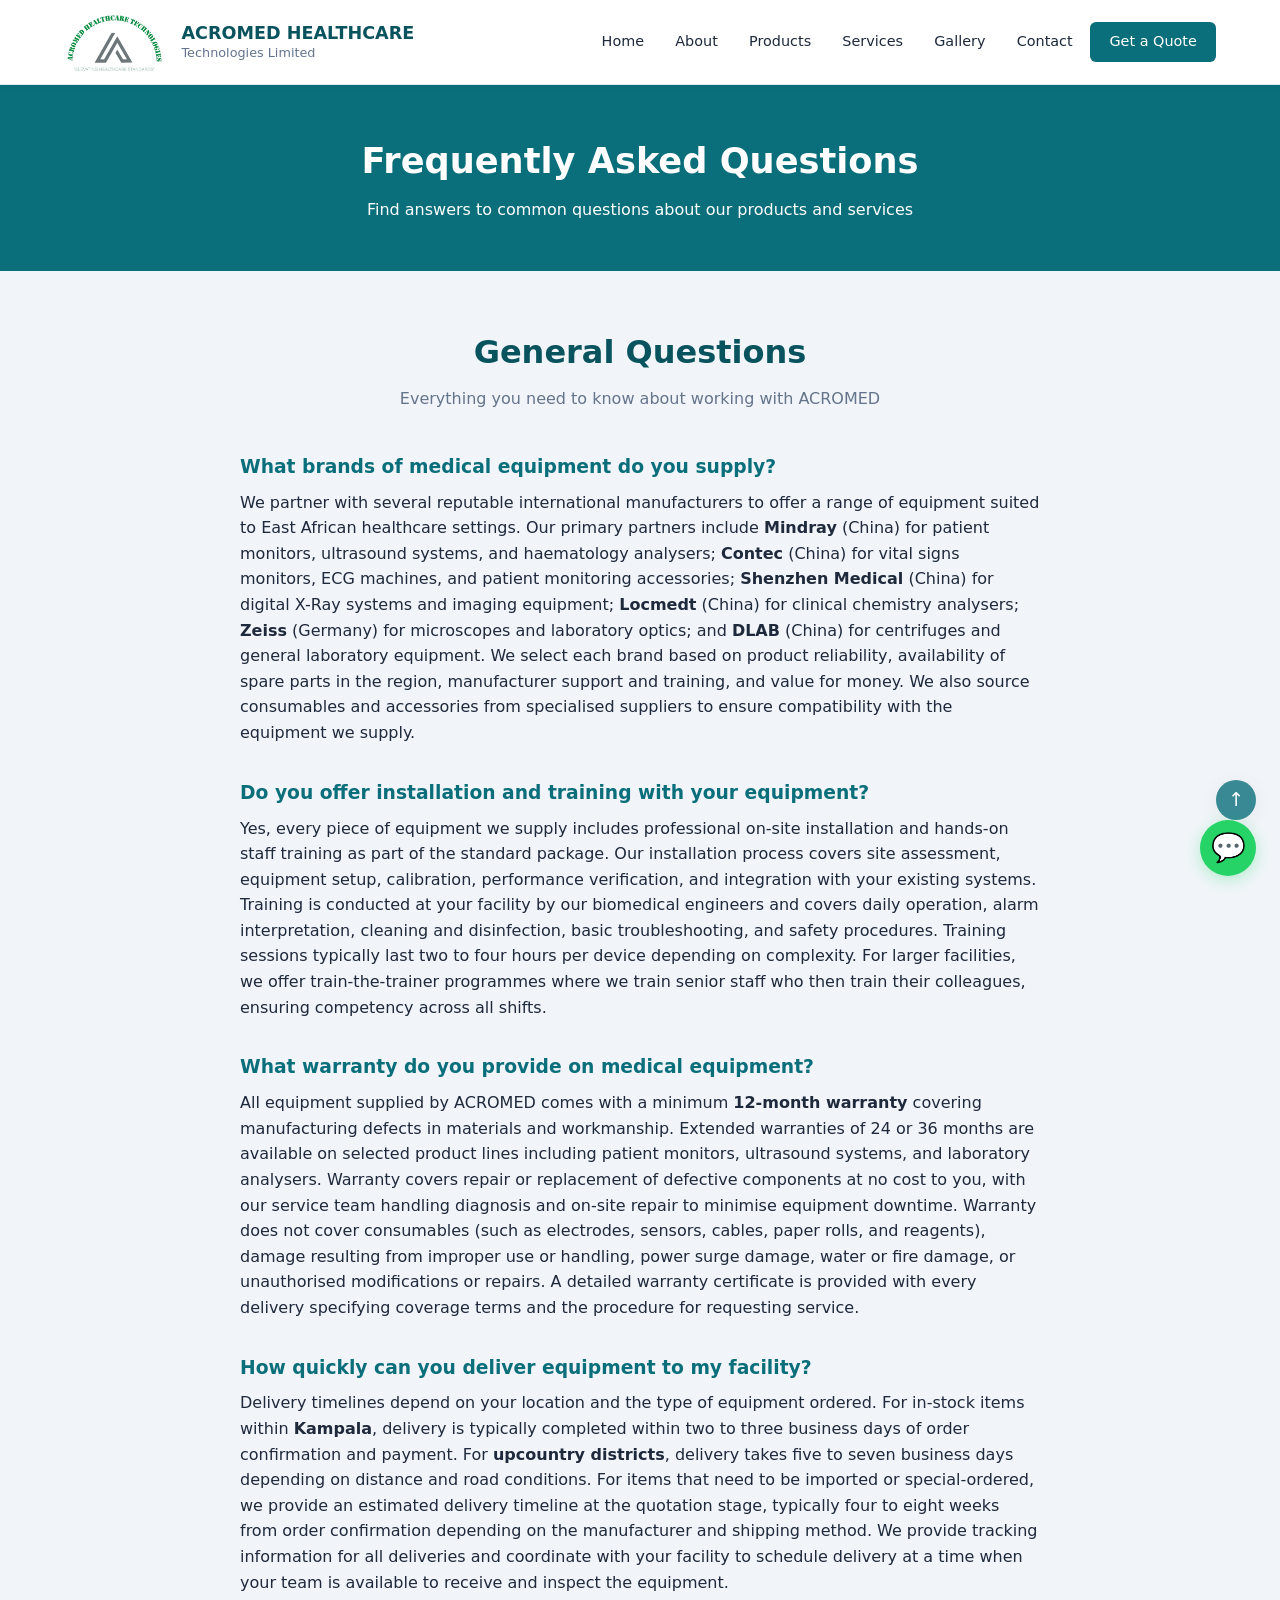
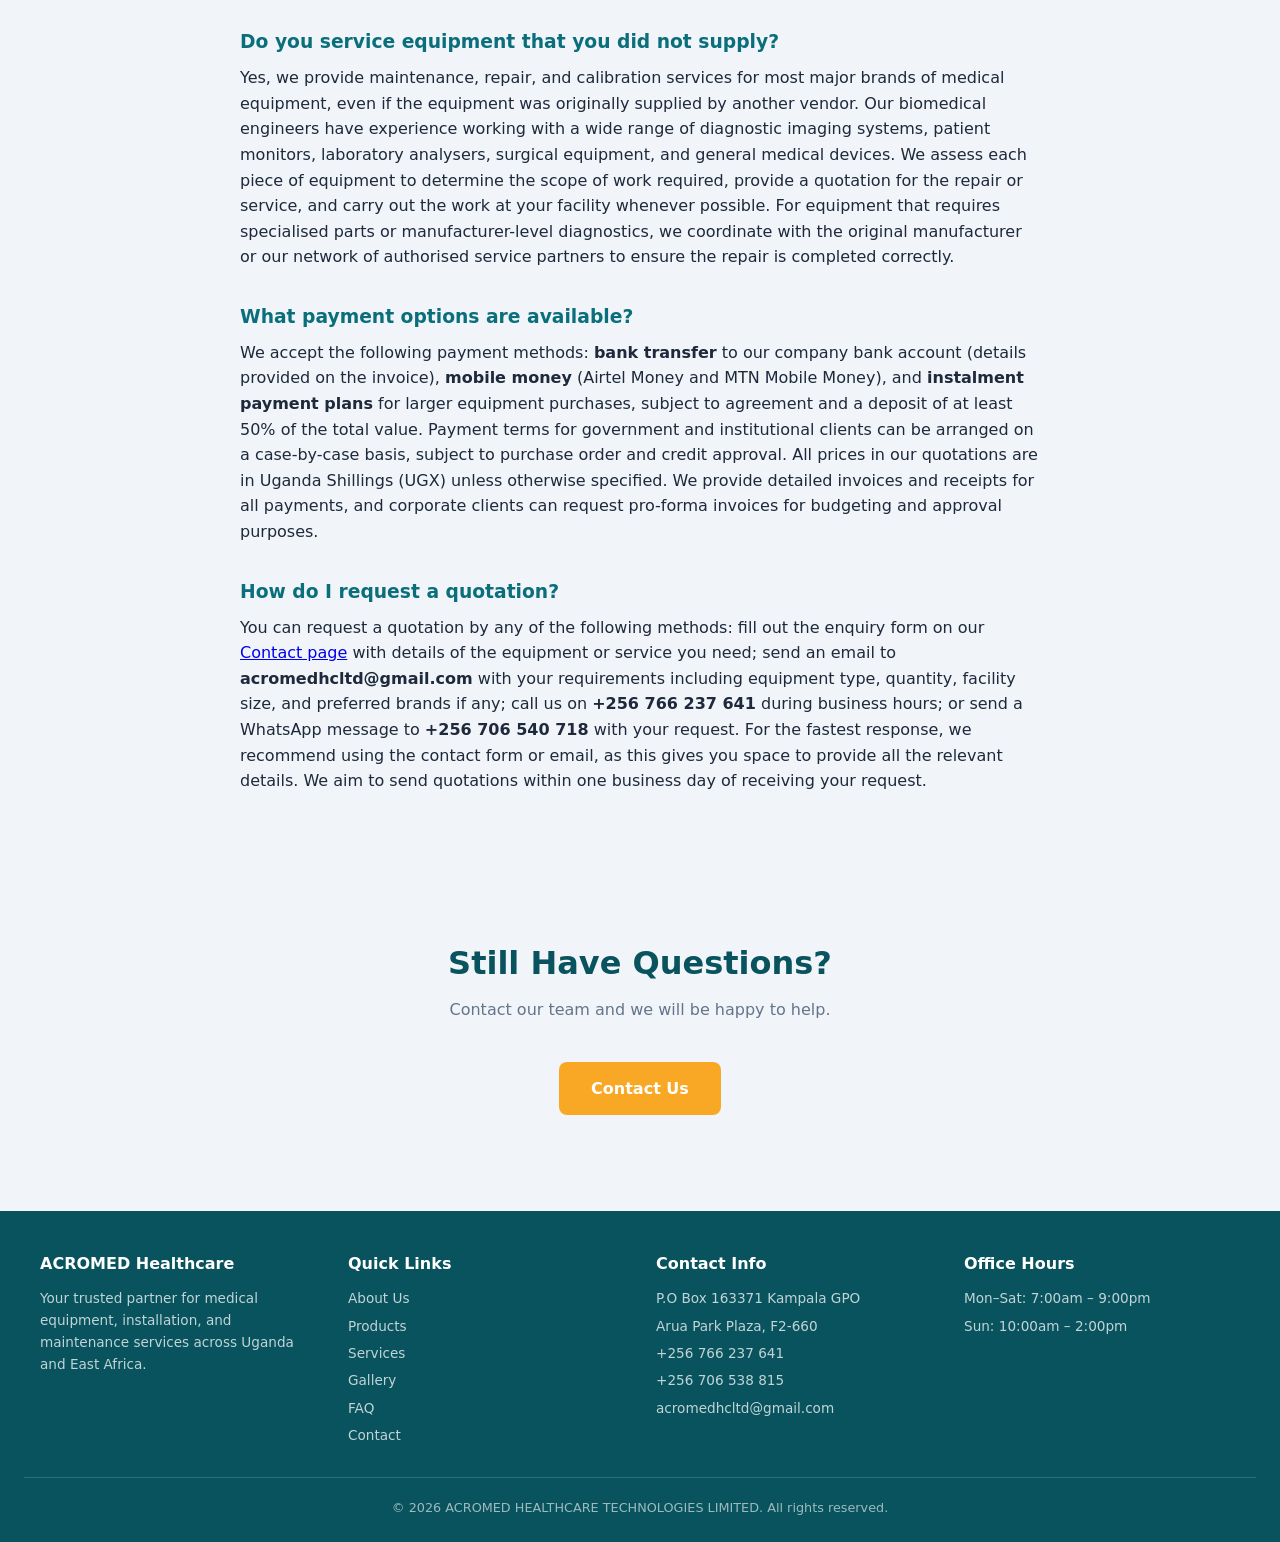
<file: faq.html>
<!doctype html>
<html lang="en">
<head>
<meta charset="utf-8"/>
<title>FAQ — ACROMED Healthcare Technologies</title>
<meta name="description" content="Frequently asked questions about ACROMED Healthcare Technologies — medical equipment supply, installation, maintenance, warranties, delivery, and payments."/>
<meta name="viewport" content="width=device-width,initial-scale=1"/>
<meta property="og:title" content="FAQ — ACROMED Healthcare Technologies"/>
<meta property="og:description" content="Answers to common questions about our medical equipment, services, warranties, delivery, and payment options."/>
<meta property="og:image" content="https://www.acromedhcltd.com/images/logo.jpg?v=2"/>
<link rel="canonical" href="https://acromedhcltd.com/faq.html"/>
<link rel="icon" href="images/logo.jpg" type="image/x-icon"/>
<link rel="stylesheet" href="styles.css?v=3"/>
<meta name="monetag" content="ba4d7072d6ddcbc87b6396893ebb6736">
</head>
<body>
<header>
  <div class="brand">
    <div class="brand-left">
      <img src="images/logo.jpg?v=2" alt="ACROMED Logo" class="logo"/>
      <div class="site-title">ACROMED HEALTHCARE <span>Technologies Limited</span></div>
    </div>
    <button class="menu-toggle" onclick="this.nextElementSibling.classList.toggle('open')">☰</button>
    <nav>
      <a href="index.html">Home</a>
      <a href="about.html">About</a>
      <a href="products.html">Products</a>
      <a href="services.html">Services</a>
      <a href="gallery.html">Gallery</a>
      <a href="contact.html">Contact</a>
      <a href="contact.html" class="nav-cta">Get a Quote</a>
    </nav>
  </div>
</header>

<section class="page-header">
  <h1>Frequently Asked Questions</h1>
  <p>Find answers to common questions about our products and services</p>
</section>

<div class="container">
  <section>
    <h2 class="section-title">General Questions</h2>
    <p class="section-sub">Everything you need to know about working with ACROMED</p>

    <div style="max-width:800px;margin:0 auto">
      <div style="margin-bottom:2rem">
        <h3 style="color:var(--primary);margin-bottom:0.5rem">What brands of medical equipment do you supply?</h3>
        <p>We partner with several reputable international manufacturers to offer a range of equipment suited to East African healthcare settings. Our primary partners include <strong>Mindray</strong> (China) for patient monitors, ultrasound systems, and haematology analysers; <strong>Contec</strong> (China) for vital signs monitors, ECG machines, and patient monitoring accessories; <strong>Shenzhen Medical</strong> (China) for digital X-Ray systems and imaging equipment; <strong>Locmedt</strong> (China) for clinical chemistry analysers; <strong>Zeiss</strong> (Germany) for microscopes and laboratory optics; and <strong>DLAB</strong> (China) for centrifuges and general laboratory equipment. We select each brand based on product reliability, availability of spare parts in the region, manufacturer support and training, and value for money. We also source consumables and accessories from specialised suppliers to ensure compatibility with the equipment we supply.</p>
      </div>

      <div style="margin-bottom:2rem">
        <h3 style="color:var(--primary);margin-bottom:0.5rem">Do you offer installation and training with your equipment?</h3>
        <p>Yes, every piece of equipment we supply includes professional on-site installation and hands-on staff training as part of the standard package. Our installation process covers site assessment, equipment setup, calibration, performance verification, and integration with your existing systems. Training is conducted at your facility by our biomedical engineers and covers daily operation, alarm interpretation, cleaning and disinfection, basic troubleshooting, and safety procedures. Training sessions typically last two to four hours per device depending on complexity. For larger facilities, we offer train-the-trainer programmes where we train senior staff who then train their colleagues, ensuring competency across all shifts.</p>
      </div>

      <div style="margin-bottom:2rem">
        <h3 style="color:var(--primary);margin-bottom:0.5rem">What warranty do you provide on medical equipment?</h3>
        <p>All equipment supplied by ACROMED comes with a minimum <strong>12-month warranty</strong> covering manufacturing defects in materials and workmanship. Extended warranties of 24 or 36 months are available on selected product lines including patient monitors, ultrasound systems, and laboratory analysers. Warranty covers repair or replacement of defective components at no cost to you, with our service team handling diagnosis and on-site repair to minimise equipment downtime. Warranty does not cover consumables (such as electrodes, sensors, cables, paper rolls, and reagents), damage resulting from improper use or handling, power surge damage, water or fire damage, or unauthorised modifications or repairs. A detailed warranty certificate is provided with every delivery specifying coverage terms and the procedure for requesting service.</p>
      </div>

      <div style="margin-bottom:2rem">
        <h3 style="color:var(--primary);margin-bottom:0.5rem">How quickly can you deliver equipment to my facility?</h3>
        <p>Delivery timelines depend on your location and the type of equipment ordered. For in-stock items within <strong>Kampala</strong>, delivery is typically completed within two to three business days of order confirmation and payment. For <strong>upcountry districts</strong>, delivery takes five to seven business days depending on distance and road conditions. For items that need to be imported or special-ordered, we provide an estimated delivery timeline at the quotation stage, typically four to eight weeks from order confirmation depending on the manufacturer and shipping method. We provide tracking information for all deliveries and coordinate with your facility to schedule delivery at a time when your team is available to receive and inspect the equipment.</p>
      </div>

      <div style="margin-bottom:2rem">
        <h3 style="color:var(--primary);margin-bottom:0.5rem">Do you service equipment that you did not supply?</h3>
        <p>Yes, we provide maintenance, repair, and calibration services for most major brands of medical equipment, even if the equipment was originally supplied by another vendor. Our biomedical engineers have experience working with a wide range of diagnostic imaging systems, patient monitors, laboratory analysers, surgical equipment, and general medical devices. We assess each piece of equipment to determine the scope of work required, provide a quotation for the repair or service, and carry out the work at your facility whenever possible. For equipment that requires specialised parts or manufacturer-level diagnostics, we coordinate with the original manufacturer or our network of authorised service partners to ensure the repair is completed correctly.</p>
      </div>

      <div style="margin-bottom:2rem">
        <h3 style="color:var(--primary);margin-bottom:0.5rem">What payment options are available?</h3>
        <p>We accept the following payment methods: <strong>bank transfer</strong> to our company bank account (details provided on the invoice), <strong>mobile money</strong> (Airtel Money and MTN Mobile Money), and <strong>instalment payment plans</strong> for larger equipment purchases, subject to agreement and a deposit of at least 50% of the total value. Payment terms for government and institutional clients can be arranged on a case-by-case basis, subject to purchase order and credit approval. All prices in our quotations are in Uganda Shillings (UGX) unless otherwise specified. We provide detailed invoices and receipts for all payments, and corporate clients can request pro-forma invoices for budgeting and approval purposes.</p>
      </div>

      <div style="margin-bottom:2rem">
        <h3 style="color:var(--primary);margin-bottom:0.5rem">How do I request a quotation?</h3>
        <p>You can request a quotation by any of the following methods: fill out the enquiry form on our <a href="contact.html">Contact page</a> with details of the equipment or service you need; send an email to <strong>acromedhcltd@gmail.com</strong> with your requirements including equipment type, quantity, facility size, and preferred brands if any; call us on <strong>+256 766 237 641</strong> during business hours; or send a WhatsApp message to <strong>+256 706 540 718</strong> with your request. For the fastest response, we recommend using the contact form or email, as this gives you space to provide all the relevant details. We aim to send quotations within one business day of receiving your request.</p>
      </div>
    </div>
  </section>

  <section style="text-align:center">
    <h2 class="section-title">Still Have Questions?</h2>
    <p class="section-sub">Contact our team and we will be happy to help.</p>
    <a href="contact.html" class="cta">Contact Us</a>
  </section>
</div>

<footer>
  <div class="footer-grid">
    <div><h4>ACROMED Healthcare</h4><p>Your trusted partner for medical equipment, installation, and maintenance services across Uganda and East Africa.</p></div>
    <div><h4>Quick Links</h4><a href="about.html">About Us</a><a href="products.html">Products</a><a href="services.html">Services</a><a href="gallery.html">Gallery</a><a href="faq.html">FAQ</a><a href="contact.html">Contact</a></div>
    <div><h4>Contact Info</h4><p>P.O Box 163371 Kampala GPO</p><p>Arua Park Plaza, F2-660</p><p>+256 766 237 641</p><p>+256 706 538 815</p><p>acromedhcltd@gmail.com</p></div>
    <div><h4>Office Hours</h4><p>Mon–Sat: 7:00am – 9:00pm</p><p>Sun: 10:00am – 2:00pm</p></div>
  </div>
  <div class="footer-bottom">© 2026 ACROMED HEALTHCARE TECHNOLOGIES LIMITED. All rights reserved.</div>
</footer>

<a href="https://wa.me/256706540718" target="_blank" class="whatsapp-float" title="Chat on WhatsApp">💬</a>
<a href="#" class="scroll-to-top">↑</a>

<script src="animations.js?v=3"></script>
</body>
</html>
</file>
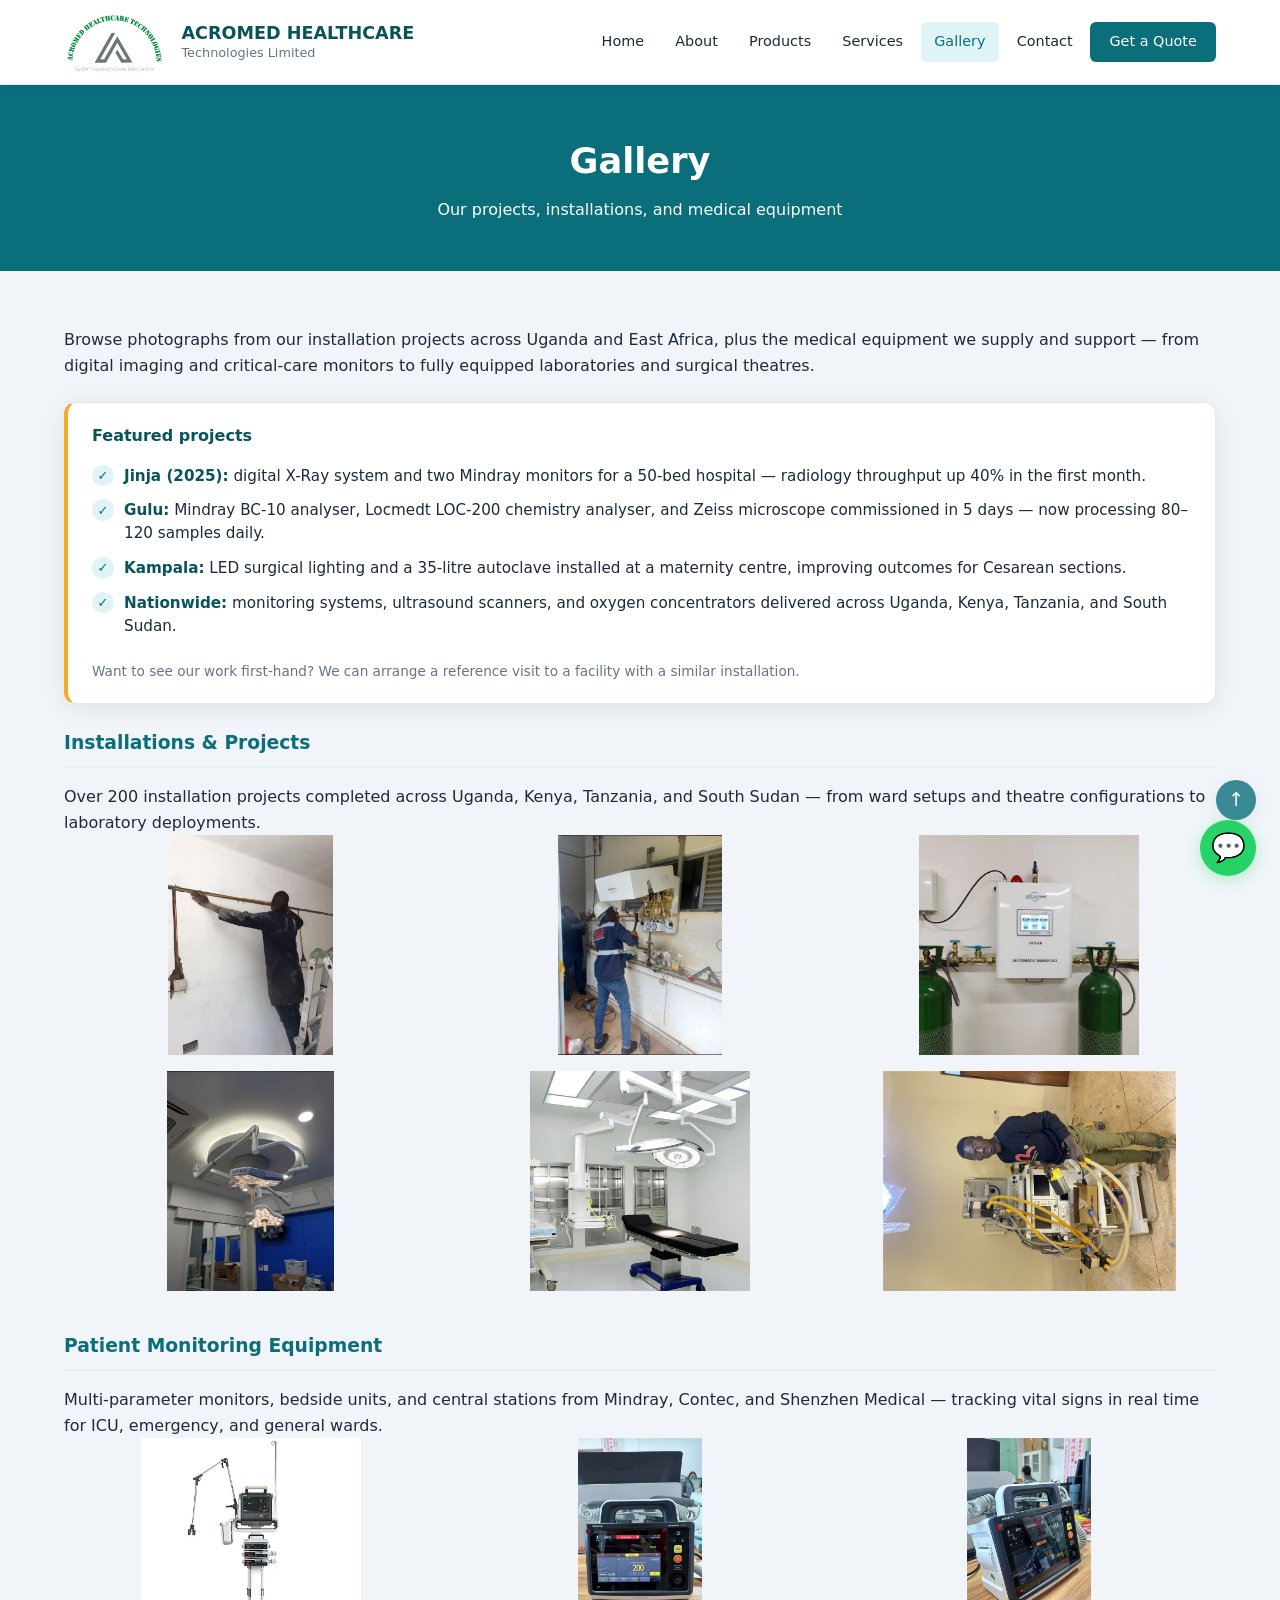
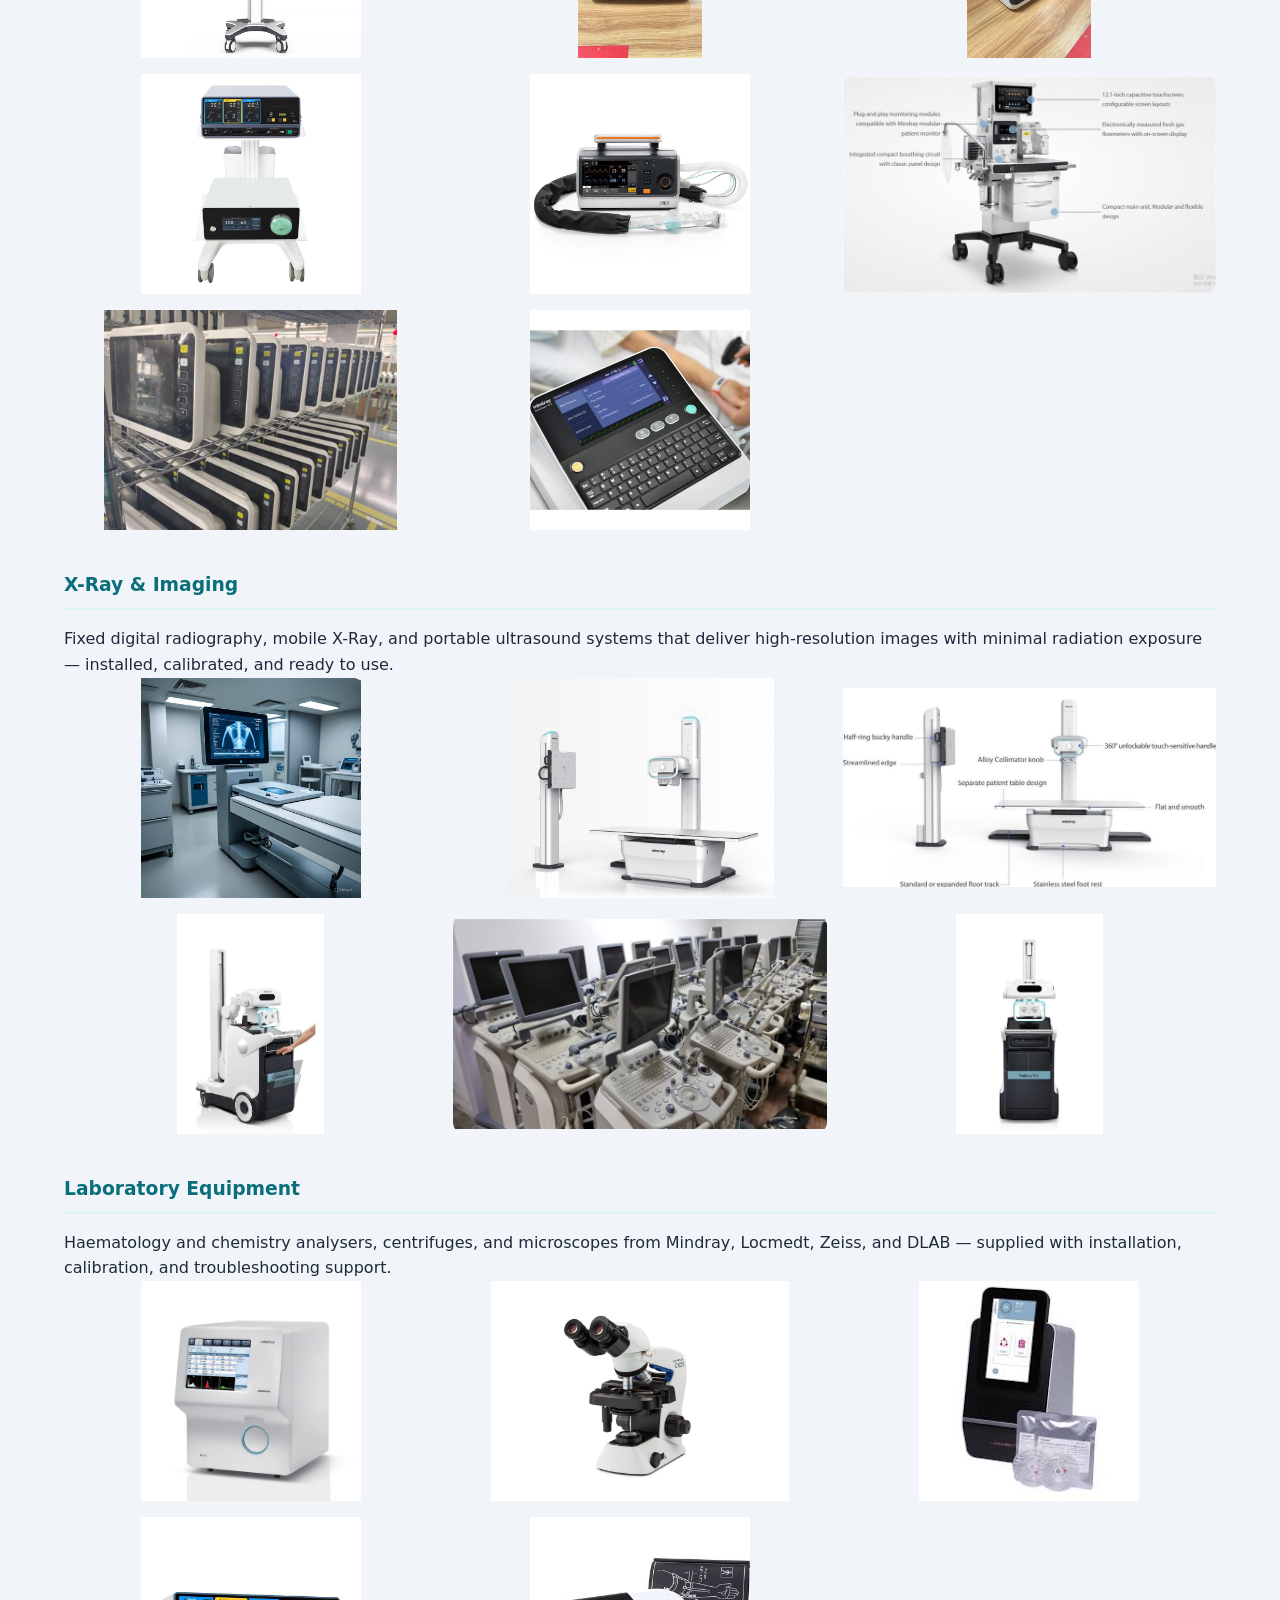
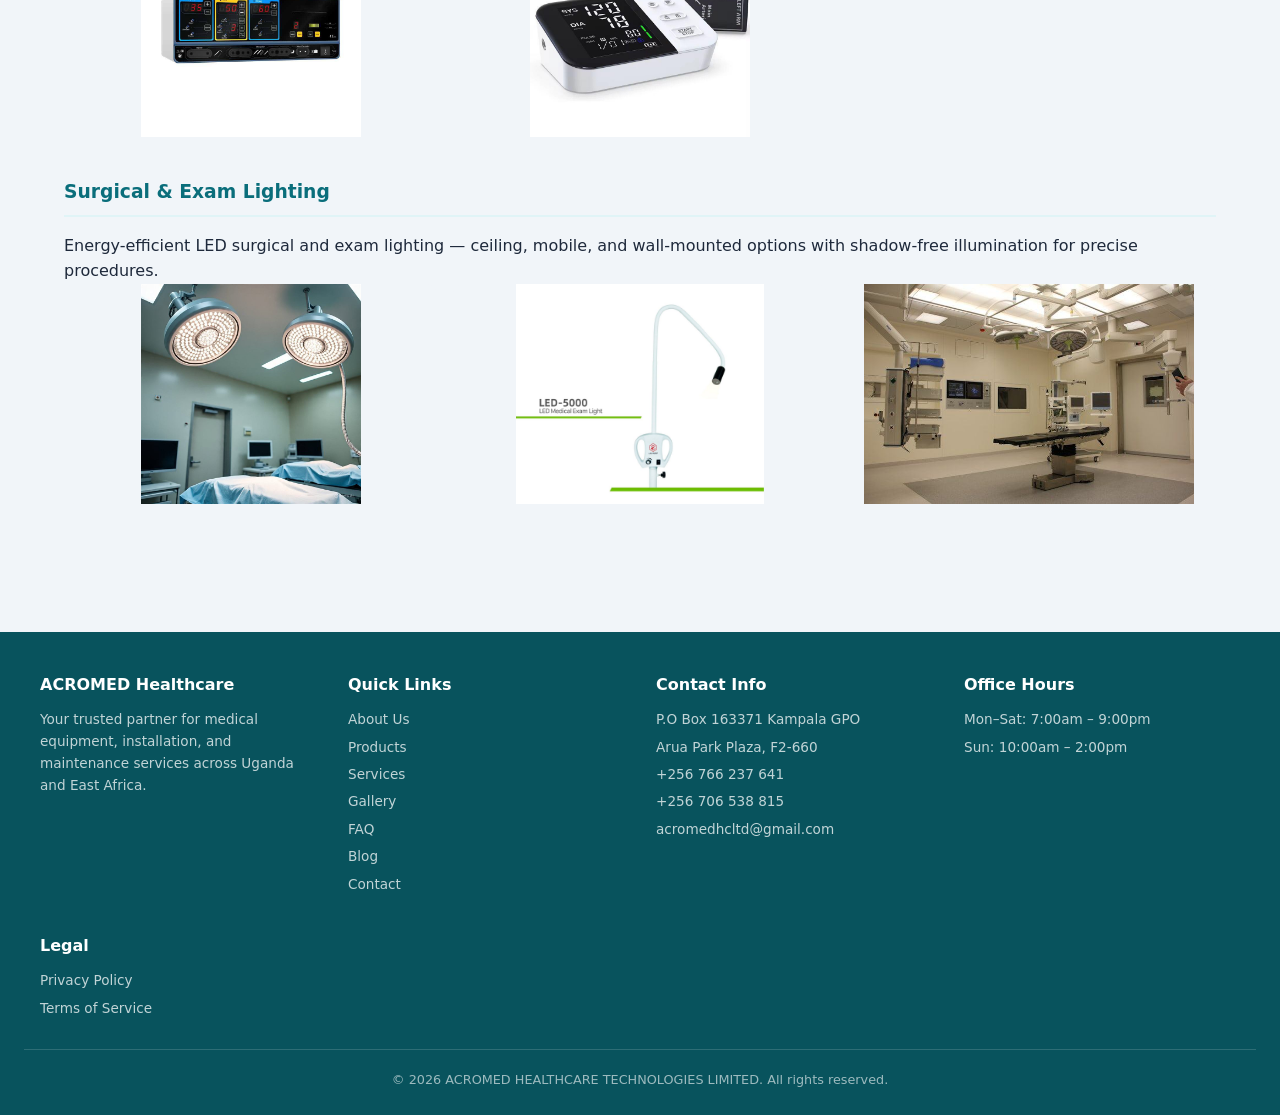
<file: gallery.html>
<!doctype html>
<html lang="en">
<head>
<meta charset="utf-8"/>
<title>Gallery — ACROMED Healthcare Technologies</title>
<meta name="description" content="View our project installations and medical equipment gallery. ACROMED Healthcare Technologies Limited."/>
<meta name="viewport" content="width=device-width,initial-scale=1"/>
<meta property="og:title" content="Gallery — ACROMED Healthcare Technologies"/>
<meta property="og:description" content="View our project installations and medical equipment gallery."/>
<meta property="og:image" content="https://www.acromedhcltd.com/images/logo.jpg?v=2"/>
<link rel="canonical" href="https://acromedhcltd.com/gallery.html"/>
<link rel="icon" href="images/logo.jpg" type="image/x-icon"/>
<link rel="stylesheet" href="styles.css?v=3"/>
<meta name="monetag" content="ba4d7072d6ddcbc87b6396893ebb6736">
</head>
<body>
<header>
  <div class="brand">
    <div class="brand-left">
      <img src="images/logo.jpg?v=2" alt="ACROMED Logo" class="logo"/>
      <div class="site-title">ACROMED HEALTHCARE <span>Technologies Limited</span></div>
    </div>
    <button class="menu-toggle" onclick="this.nextElementSibling.classList.toggle('open')">☰</button>
    <nav>
      <a href="index.html">Home</a>
      <a href="about.html">About</a>
      <a href="products.html">Products</a>
      <a href="services.html">Services</a>
      <a href="gallery.html" class="active">Gallery</a>
      <a href="contact.html">Contact</a>
      <a href="contact.html" class="nav-cta">Get a Quote</a>
    </nav>
  </div>
</header>

<section class="page-header">
  <h1>Gallery</h1>
  <p>Our projects, installations, and medical equipment</p>
</section>

<div class="container">
  <section>
    <p>Browse photographs from our installation projects across Uganda and East Africa, plus the medical equipment we supply and support — from digital imaging and critical-care monitors to fully equipped laboratories and surgical theatres.</p>

    <div class="callout">
      <h4>Featured projects</h4>
      <ul class="check-list">
        <li><strong>Jinja (2025):</strong> digital X-Ray system and two Mindray monitors for a 50-bed hospital — radiology throughput up 40% in the first month.</li>
        <li><strong>Gulu:</strong> Mindray BC-10 analyser, Locmedt LOC-200 chemistry analyser, and Zeiss microscope commissioned in 5 days — now processing 80–120 samples daily.</li>
        <li><strong>Kampala:</strong> LED surgical lighting and a 35-litre autoclave installed at a maternity centre, improving outcomes for Cesarean sections.</li>
        <li><strong>Nationwide:</strong> monitoring systems, ultrasound scanners, and oxygen concentrators delivered across Uganda, Kenya, Tanzania, and South Sudan.</li>
      </ul>
      <p style="margin-top:0.5rem;font-size:0.85rem;color:var(--text-light)">Want to see our work first-hand? We can arrange a reference visit to a facility with a similar installation.</p>
    </div>

    <div class="gallery-category reveal reveal-delay-1">
      <h3>Installations &amp; Projects</h3>
      <p>Over 200 installation projects completed across Uganda, Kenya, Tanzania, and South Sudan — from ward setups and theatre configurations to laboratory deployments.</p>
      <div class="gallery-grid">
        <img src="images/install1.jpg?v=2" alt="Installation project" loading="lazy"/>
        <img src="images/install2.jpg?v=2" alt="Installation project" loading="lazy"/>
        <img src="images/install3.jpg?v=2" alt="Installation project" loading="lazy"/>
        <img src="images/install4.jpg?v=2" alt="Installation project" loading="lazy"/>
        <img src="images/installf.jpg?v=2" alt="Installation project" loading="lazy"/>
        <img src="images/install.jpg?v=2" alt="Installation project" loading="lazy"/>
      </div>
    </div>

    <div class="gallery-category reveal reveal-delay-1">
      <h3>Patient Monitoring Equipment</h3>
      <p>Multi-parameter monitors, bedside units, and central stations from Mindray, Contec, and Shenzhen Medical — tracking vital signs in real time for ICU, emergency, and general wards.</p>
      <div class="gallery-grid">
        <img src="images/patient-mon.jpg?v=2" alt="Patient Monitor" loading="lazy"/>
        <img src="images/patient-mon-2.jpg?v=2" alt="Patient Monitor" loading="lazy"/>
        <img src="images/patient-mon-3.jpg?v=2" alt="Patient Monitor" loading="lazy"/>
        <img src="images/movable-mon.jpg?v=2" alt="Movable Monitor" loading="lazy"/>
        <img src="images/portal-monitor.jpg?v=2" alt="Portal Monitor" loading="lazy"/>
        <img src="images/monitor6.jpg?v=2" alt="Monitor" loading="lazy"/>
        <img src="images/monitor.jpg?v=2" alt="Monitor" loading="lazy"/>
        <img src="images/monitor-space.jpg?v=2" alt="Monitor" loading="lazy"/>
      </div>
    </div>

    <div class="gallery-category reveal reveal-delay-1">
      <h3>X-Ray &amp; Imaging</h3>
      <p>Fixed digital radiography, mobile X-Ray, and portable ultrasound systems that deliver high-resolution images with minimal radiation exposure — installed, calibrated, and ready to use.</p>
      <div class="gallery-grid">
        <img src="images/xray.jpg?v=2" alt="X-Ray equipment" loading="lazy"/>
        <img src="images/xray-2.jpg?v=2" alt="X-Ray equipment" loading="lazy"/>
        <img src="images/xray-4.jpg?v=2" alt="X-Ray equipment" loading="lazy"/>
        <img src="images/mobile-xray.jpg?v=2" alt="Mobile X-Ray" loading="lazy"/>
        <img src="images/scans.jpg?v=2" alt="Scan equipment" loading="lazy"/>
        <img src="images/mobieye.jpg?v=2" alt="Mobile imaging" loading="lazy"/>
      </div>
    </div>

    <div class="gallery-category reveal reveal-delay-1">
      <h3>Laboratory Equipment</h3>
      <p>Haematology and chemistry analysers, centrifuges, and microscopes from Mindray, Locmedt, Zeiss, and DLAB — supplied with installation, calibration, and troubleshooting support.</p>
      <div class="gallery-grid">
        <img src="images/cbc.jpg?v=2" alt="CBC Analyzer" loading="lazy"/>
        <img src="images/cbc-2.jpg?v=2" alt="CBC Analyzer" loading="lazy"/>
        <img src="images/locmedt.jpeg?v=2" alt="Lab Equipment" loading="lazy"/>
        <img src="images/bipolar.jpg?v=2" alt="Bipolar equipment" loading="lazy"/>
        <img src="images/bp-machine.jpg?v=2" alt="BP Machine" loading="lazy"/>
      </div>
    </div>

    <div class="gallery-category reveal reveal-delay-1">
      <h3>Surgical &amp; Exam Lighting</h3>
      <p>Energy-efficient LED surgical and exam lighting — ceiling, mobile, and wall-mounted options with shadow-free illumination for precise procedures.</p>
      <div class="gallery-grid">
        <img src="images/light.jpg?v=2" alt="Surgical light" loading="lazy"/>
        <img src="images/exam-light.jpg?v=2" alt="Exam light" loading="lazy"/>
        <img src="images/surgical-bed.jpg?v=2" alt="Surgical bed" loading="lazy"/>
      </div>
    </div>
  </section>
</div>

<footer>
  <div class="footer-grid">
    <div><h4>ACROMED Healthcare</h4><p>Your trusted partner for medical equipment, installation, and maintenance services across Uganda and East Africa.</p></div>
    <div><h4>Quick Links</h4><a href="about.html">About Us</a><a href="products.html">Products</a><a href="services.html">Services</a><a href="gallery.html">Gallery</a><a href="faq.html">FAQ</a><a href="blog/choosing-patient-monitor.html">Blog</a><a href="contact.html">Contact</a></div>
    <div><h4>Contact Info</h4><p>P.O Box 163371 Kampala GPO</p><p>Arua Park Plaza, F2-660</p><p>+256 766 237 641</p><p>+256 706 538 815</p><p>acromedhcltd@gmail.com</p></div>
    <div><h4>Office Hours</h4><p>Mon–Sat: 7:00am – 9:00pm</p><p>Sun: 10:00am – 2:00pm</p></div>
    <div><h4>Legal</h4><a href="privacy-policy.html">Privacy Policy</a><a href="terms-of-service.html">Terms of Service</a></div>
  </div>
  <div class="footer-bottom">© 2026 ACROMED HEALTHCARE TECHNOLOGIES LIMITED. All rights reserved.</div>
</footer>

<a href="https://wa.me/256706540718" target="_blank" class="whatsapp-float" title="Chat on WhatsApp">💬</a>
<a href="#" class="scroll-to-top">↑</a>

<script src="animations.js?v=3"></script>
</body>
</html>
</file>
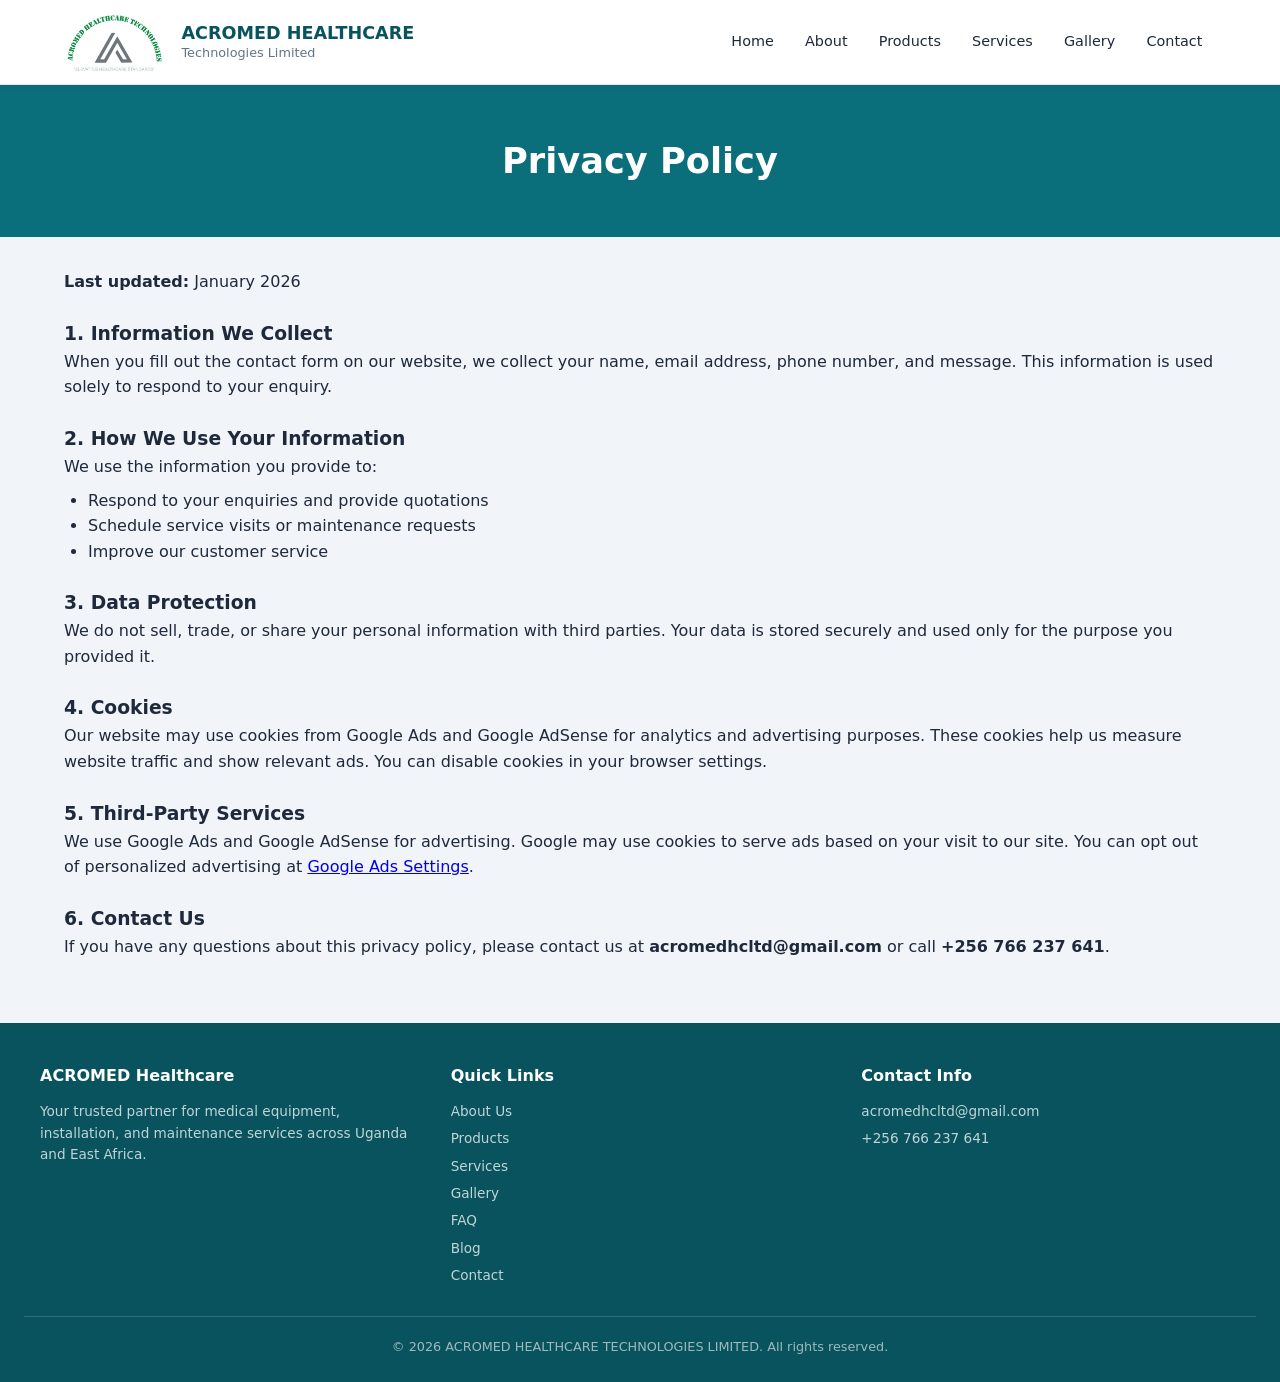
<file: privacy-policy.html>
<!doctype html>
<html lang="en">
<head>
<meta charset="utf-8"/>
<title>Privacy Policy — ACROMED Healthcare Technologies</title>
<meta name="viewport" content="width=device-width,initial-scale=1"/>
<meta property="og:title" content="Privacy Policy — ACROMED Healthcare Technologies"/>
<meta property="og:description" content="Privacy policy for ACROMED Healthcare Technologies Limited."/>
<meta property="og:image" content="https://www.acromedhcltd.com/images/logo.jpg?v=2"/>
<link rel="canonical" href="https://acromedhcltd.com/privacy-policy.html"/>
<link rel="stylesheet" href="styles.css?v=3"/>
<meta name="monetag" content="ba4d7072d6ddcbc87b6396893ebb6736">
</head>
<body>
<header>
  <div class="brand">
    <div class="brand-left">
      <img src="images/logo.jpg?v=2" alt="ACROMED Logo" class="logo"/>
      <div class="site-title">ACROMED HEALTHCARE <span>Technologies Limited</span></div>
    </div>
    <button class="menu-toggle" onclick="this.nextElementSibling.classList.toggle('open')">☰</button>
    <nav>
      <a href="index.html">Home</a>
      <a href="about.html">About</a>
      <a href="products.html">Products</a>
      <a href="services.html">Services</a>
      <a href="gallery.html">Gallery</a>
      <a href="contact.html">Contact</a>
    </nav>
  </div>
</header>

<section class="page-header">
  <h1>Privacy Policy</h1>
</section>

<div class="container" style="padding:2rem 1.5rem">
  <p><strong>Last updated:</strong> January 2026</p>

  <h3 style="margin-top:1.5rem">1. Information We Collect</h3>
  <p>When you fill out the contact form on our website, we collect your name, email address, phone number, and message. This information is used solely to respond to your enquiry.</p>

  <h3 style="margin-top:1.5rem">2. How We Use Your Information</h3>
  <p>We use the information you provide to:</p>
  <ul style="margin-left:1.5rem;margin-top:0.5rem">
    <li>Respond to your enquiries and provide quotations</li>
    <li>Schedule service visits or maintenance requests</li>
    <li>Improve our customer service</li>
  </ul>

  <h3 style="margin-top:1.5rem">3. Data Protection</h3>
  <p>We do not sell, trade, or share your personal information with third parties. Your data is stored securely and used only for the purpose you provided it.</p>

  <h3 style="margin-top:1.5rem">4. Cookies</h3>
  <p>Our website may use cookies from Google Ads and Google AdSense for analytics and advertising purposes. These cookies help us measure website traffic and show relevant ads. You can disable cookies in your browser settings.</p>

  <h3 style="margin-top:1.5rem">5. Third-Party Services</h3>
  <p>We use Google Ads and Google AdSense for advertising. Google may use cookies to serve ads based on your visit to our site. You can opt out of personalized advertising at <a href="https://www.google.com/settings/ads" target="_blank">Google Ads Settings</a>.</p>

  <h3 style="margin-top:1.5rem">6. Contact Us</h3>
  <p>If you have any questions about this privacy policy, please contact us at <strong>acromedhcltd@gmail.com</strong> or call <strong>+256 766 237 641</strong>.</p>
</div>

<footer>
  <div class="footer-grid">
    <div><h4>ACROMED Healthcare</h4><p>Your trusted partner for medical equipment, installation, and maintenance services across Uganda and East Africa.</p></div>
    <div><h4>Quick Links</h4><a href="about.html">About Us</a><a href="products.html">Products</a><a href="services.html">Services</a><a href="gallery.html">Gallery</a><a href="faq.html">FAQ</a><a href="blog/choosing-patient-monitor.html">Blog</a><a href="contact.html">Contact</a></div>
    <div><h4>Contact Info</h4><p>acromedhcltd@gmail.com</p><p>+256 766 237 641</p></div>
  </div>
  <div class="footer-bottom">© 2026 ACROMED HEALTHCARE TECHNOLOGIES LIMITED. All rights reserved.</div>
</footer>
<script src="animations.js?v=3"></script>
</body>
</html>
</file>
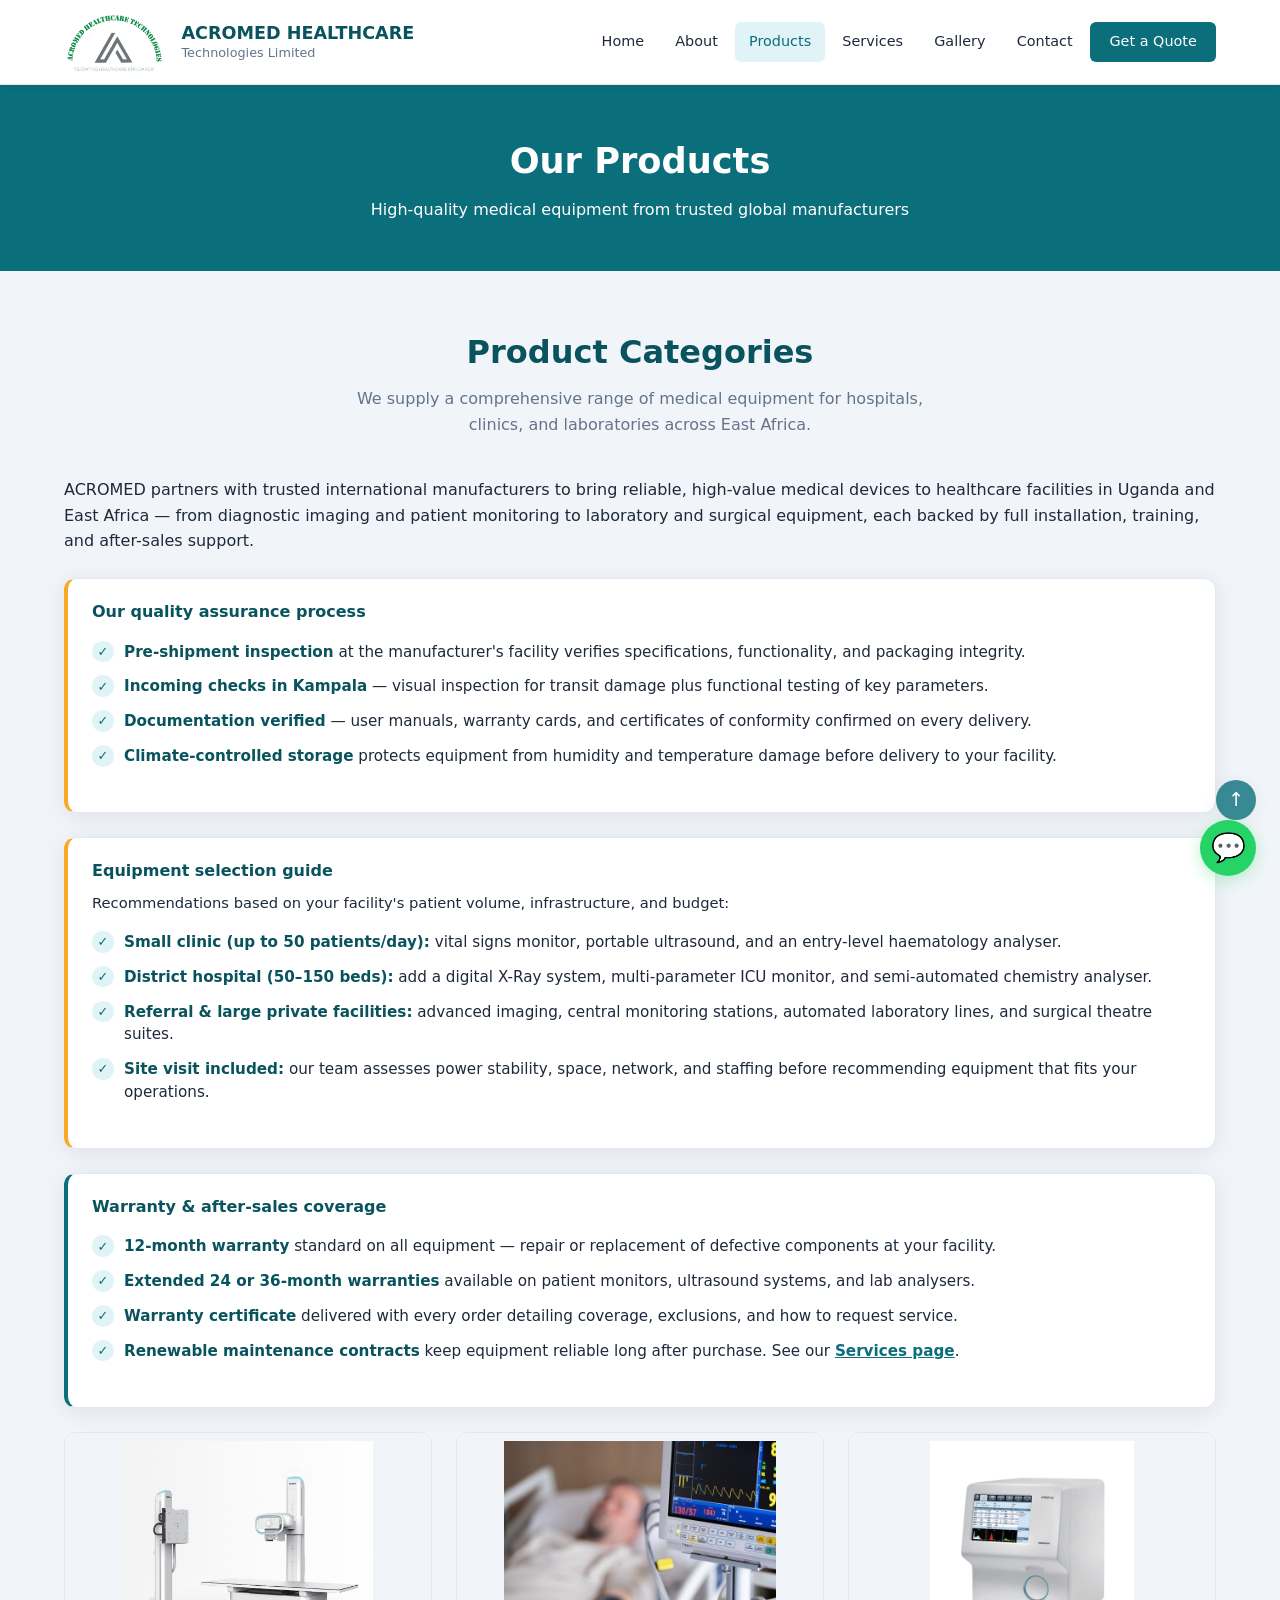
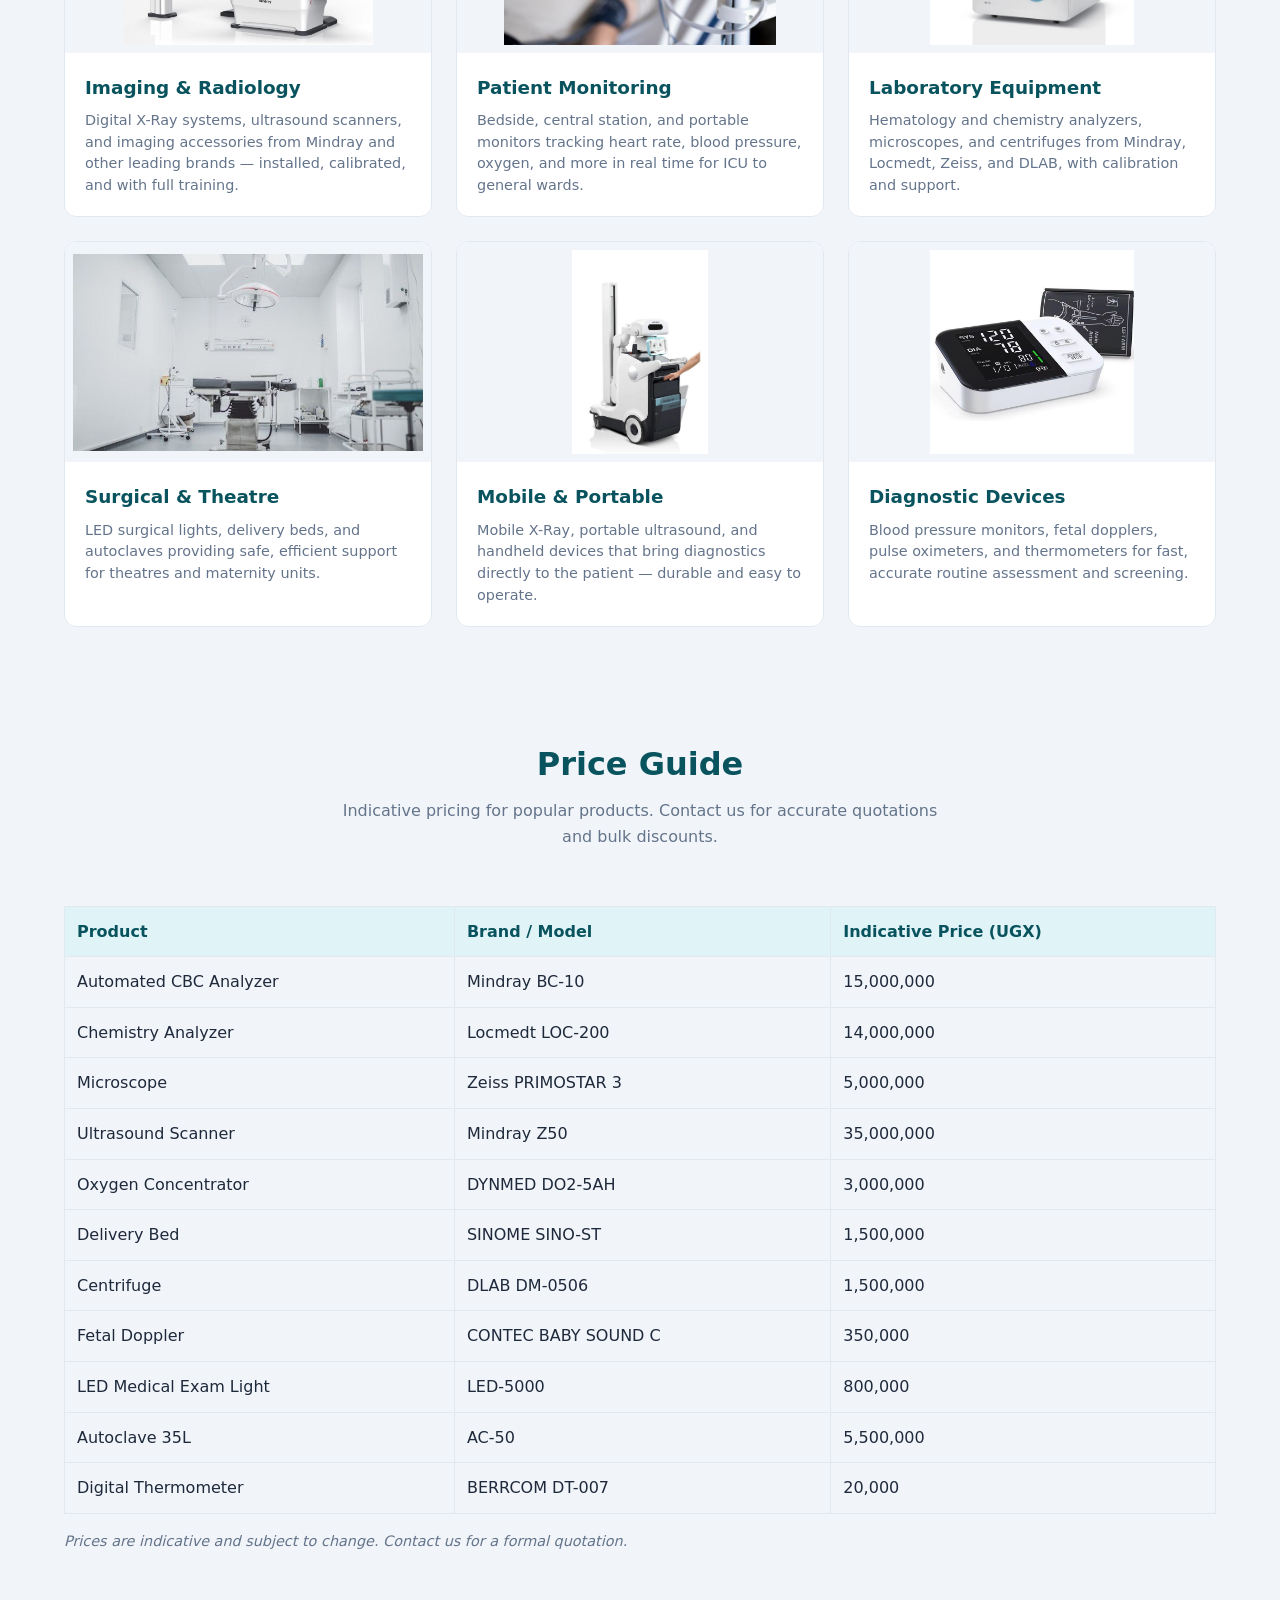
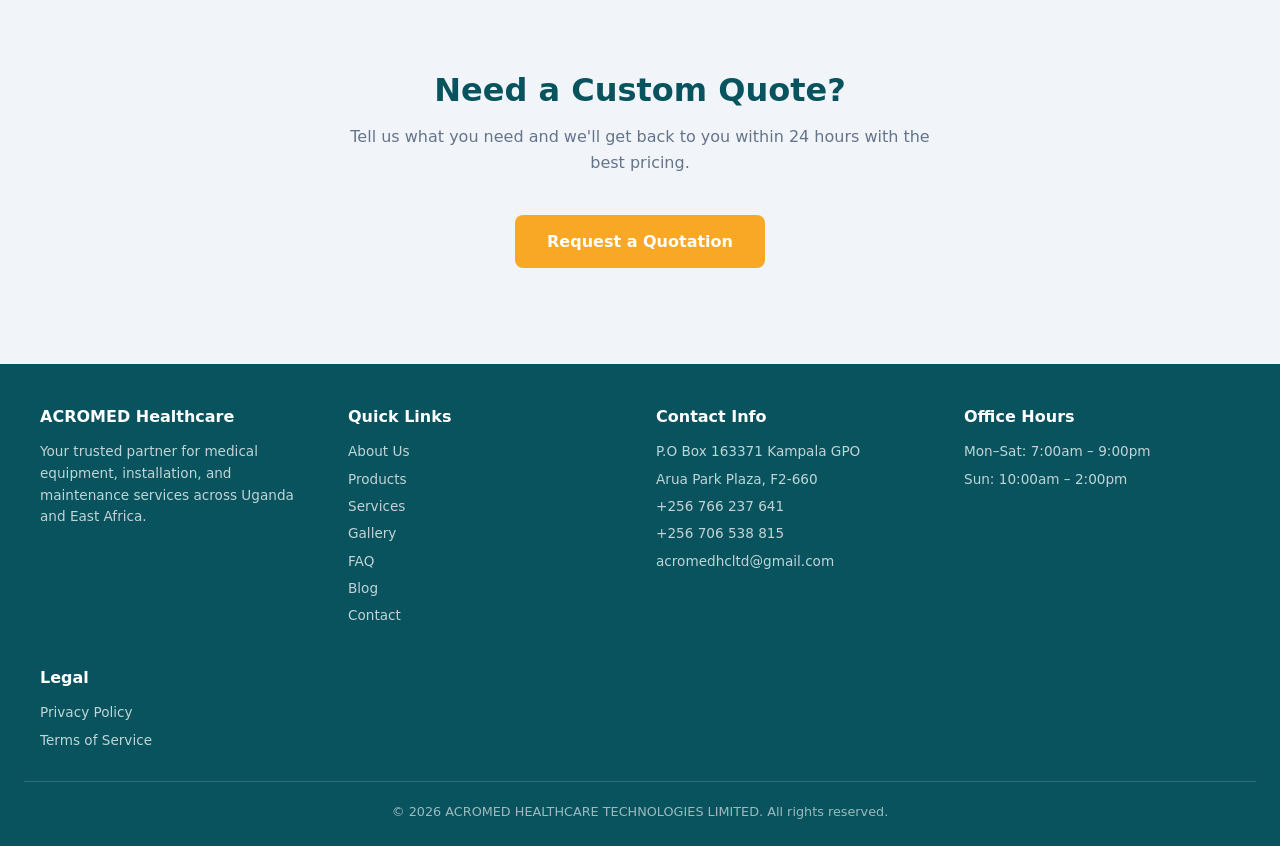
<file: products.html>
<!doctype html>
<html lang="en">
<head>
<meta charset="utf-8"/>
<title>Medical Equipment Products — ACROMED Healthcare</title>
<meta name="description" content="Browse ACROMED's range of medical equipment including digital x-ray, patient monitors, lab analyzers, surgical lights, and more. Get a quotation today."/>
<meta name="viewport" content="width=device-width,initial-scale=1"/>
<meta property="og:title" content="Medical Equipment Products — ACROMED Healthcare"/>
<meta property="og:description" content="Browse ACROMED's range of medical equipment including digital x-ray, patient monitors, lab analyzers, and more."/>
<meta property="og:image" content="https://www.acromedhcltd.com/images/logo.jpg?v=2"/>
<link rel="canonical" href="https://acromedhcltd.com/products.html"/>
<link rel="icon" href="images/logo.jpg" type="image/x-icon"/>
<link rel="stylesheet" href="styles.css?v=3"/>
<meta name="monetag" content="ba4d7072d6ddcbc87b6396893ebb6736">
</head>
<body>
<header>
  <div class="brand">
    <div class="brand-left">
      <img src="images/logo.jpg?v=2" alt="ACROMED Logo" class="logo"/>
      <div class="site-title">ACROMED HEALTHCARE <span>Technologies Limited</span></div>
    </div>
    <button class="menu-toggle" onclick="this.nextElementSibling.classList.toggle('open')">☰</button>
    <nav>
      <a href="index.html">Home</a>
      <a href="about.html">About</a>
      <a href="products.html" class="active">Products</a>
      <a href="services.html">Services</a>
      <a href="gallery.html">Gallery</a>
      <a href="contact.html">Contact</a>
      <a href="contact.html" class="nav-cta">Get a Quote</a>
    </nav>
  </div>
</header>

<section class="page-header">
  <h1>Our Products</h1>
  <p>High-quality medical equipment from trusted global manufacturers</p>
</section>

<div class="container">
  <section>
    <h2 class="section-title">Product Categories</h2>
    <p class="section-sub">We supply a comprehensive range of medical equipment for hospitals, clinics, and laboratories across East Africa.</p>
    <p>ACROMED partners with trusted international manufacturers to bring reliable, high-value medical devices to healthcare facilities in Uganda and East Africa — from diagnostic imaging and patient monitoring to laboratory and surgical equipment, each backed by full installation, training, and after-sales support.</p>

    <div class="callout">
      <h4>Our quality assurance process</h4>
      <ul class="check-list">
        <li><strong>Pre-shipment inspection</strong> at the manufacturer's facility verifies specifications, functionality, and packaging integrity.</li>
        <li><strong>Incoming checks in Kampala</strong> — visual inspection for transit damage plus functional testing of key parameters.</li>
        <li><strong>Documentation verified</strong> — user manuals, warranty cards, and certificates of conformity confirmed on every delivery.</li>
        <li><strong>Climate-controlled storage</strong> protects equipment from humidity and temperature damage before delivery to your facility.</li>
      </ul>
    </div>

    <div class="callout">
      <h4>Equipment selection guide</h4>
      <p>Recommendations based on your facility's patient volume, infrastructure, and budget:</p>
      <ul class="check-list">
        <li><strong>Small clinic (up to 50 patients/day):</strong> vital signs monitor, portable ultrasound, and an entry-level haematology analyser.</li>
        <li><strong>District hospital (50–150 beds):</strong> add a digital X-Ray system, multi-parameter ICU monitor, and semi-automated chemistry analyser.</li>
        <li><strong>Referral &amp; large private facilities:</strong> advanced imaging, central monitoring stations, automated laboratory lines, and surgical theatre suites.</li>
        <li><strong>Site visit included:</strong> our team assesses power stability, space, network, and staffing before recommending equipment that fits your operations.</li>
      </ul>
    </div>

    <div class="callout primary">
      <h4>Warranty &amp; after-sales coverage</h4>
      <ul class="check-list">
        <li><strong>12-month warranty</strong> standard on all equipment — repair or replacement of defective components at your facility.</li>
        <li><strong>Extended 24 or 36-month warranties</strong> available on patient monitors, ultrasound systems, and lab analysers.</li>
        <li><strong>Warranty certificate</strong> delivered with every order detailing coverage, exclusions, and how to request service.</li>
        <li><strong>Renewable maintenance contracts</strong> keep equipment reliable long after purchase. See our <a href="services.html" style="color:var(--primary);font-weight:600">Services page</a>.</li>
      </ul>
    </div>
    <div class="grid-3">
      <div class="card reveal"><img class="card-img" src="images/xray-2.jpg?v=2" alt="Imaging Equipment" loading="lazy"/><div class="card-body"><h4>Imaging &amp; Radiology</h4><p>Digital X-Ray systems, ultrasound scanners, and imaging accessories from Mindray and other leading brands — installed, calibrated, and with full training.</p></div></div>
      <div class="card reveal"><img class="card-img" src="images/patient-monitor-new.jpg?v=2" alt="Patient Monitoring" loading="lazy"/><div class="card-body"><h4>Patient Monitoring</h4><p>Bedside, central station, and portable monitors tracking heart rate, blood pressure, oxygen, and more in real time for ICU to general wards.</p></div></div>
      <div class="card reveal"><img class="card-img" src="images/cbc.jpg?v=2" alt="Laboratory Equipment" loading="lazy"/><div class="card-body"><h4>Laboratory Equipment</h4><p>Hematology and chemistry analyzers, microscopes, and centrifuges from Mindray, Locmedt, Zeiss, and DLAB, with calibration and support.</p></div></div>
      <div class="card reveal"><img class="card-img" src="images/surgical-theatre-new.jpg?v=2" alt="Surgical Equipment" loading="lazy"/><div class="card-body"><h4>Surgical &amp; Theatre</h4><p>LED surgical lights, delivery beds, and autoclaves providing safe, efficient support for theatres and maternity units.</p></div></div>
      <div class="card reveal"><img class="card-img" src="images/mobile-xray.jpg?v=2" alt="Mobile Equipment" loading="lazy"/><div class="card-body"><h4>Mobile &amp; Portable</h4><p>Mobile X-Ray, portable ultrasound, and handheld devices that bring diagnostics directly to the patient — durable and easy to operate.</p></div></div>
      <div class="card reveal"><img class="card-img" src="images/bp-machine.jpg?v=2" alt="Diagnostic Equipment" loading="lazy"/><div class="card-body"><h4>Diagnostic Devices</h4><p>Blood pressure monitors, fetal dopplers, pulse oximeters, and thermometers for fast, accurate routine assessment and screening.</p></div></div>
    </div>
  </section>

  <section>
    <h2 class="section-title">Price Guide</h2>
    <p class="section-sub">Indicative pricing for popular products. Contact us for accurate quotations and bulk discounts.</p>
    <div style="overflow-x:auto">
    <table>
      <thead><tr><th>Product</th><th>Brand / Model</th><th>Indicative Price (UGX)</th></tr></thead>
      <tbody>
        <tr><td>Automated CBC Analyzer</td><td>Mindray BC-10</td><td>15,000,000</td></tr>
        <tr><td>Chemistry Analyzer</td><td>Locmedt LOC-200</td><td>14,000,000</td></tr>
        <tr><td>Microscope</td><td>Zeiss PRIMOSTAR 3</td><td>5,000,000</td></tr>
        <tr><td>Ultrasound Scanner</td><td>Mindray Z50</td><td>35,000,000</td></tr>
        <tr><td>Oxygen Concentrator</td><td>DYNMED DO2-5AH</td><td>3,000,000</td></tr>
        <tr><td>Delivery Bed</td><td>SINOME SINO-ST</td><td>1,500,000</td></tr>
        <tr><td>Centrifuge</td><td>DLAB DM-0506</td><td>1,500,000</td></tr>
        <tr><td>Fetal Doppler</td><td>CONTEC BABY SOUND C</td><td>350,000</td></tr>
        <tr><td>LED Medical Exam Light</td><td>LED-5000</td><td>800,000</td></tr>
        <tr><td>Autoclave 35L</td><td>AC-50</td><td>5,500,000</td></tr>
        <tr><td>Digital Thermometer</td><td>BERRCOM DT-007</td><td>20,000</td></tr>
      </tbody>
    </table>
    </div>
    <p style="margin-top:1rem;font-size:0.9rem;color:var(--text-light)"><em>Prices are indicative and subject to change. Contact us for a formal quotation.</em></p>
  </section>

  <section style="text-align:center">
    <h2 class="section-title">Need a Custom Quote?</h2>
    <p class="section-sub">Tell us what you need and we'll get back to you within 24 hours with the best pricing.</p>
    <a href="contact.html" class="cta">Request a Quotation</a>
  </section>
</div>

<footer>
  <div class="footer-grid">
    <div><h4>ACROMED Healthcare</h4><p>Your trusted partner for medical equipment, installation, and maintenance services across Uganda and East Africa.</p></div>
    <div><h4>Quick Links</h4><a href="about.html">About Us</a><a href="products.html">Products</a><a href="services.html">Services</a><a href="gallery.html">Gallery</a><a href="faq.html">FAQ</a><a href="blog/choosing-patient-monitor.html">Blog</a><a href="contact.html">Contact</a></div>
    <div><h4>Contact Info</h4><p>P.O Box 163371 Kampala GPO</p><p>Arua Park Plaza, F2-660</p><p>+256 766 237 641</p><p>+256 706 538 815</p><p>acromedhcltd@gmail.com</p></div>
    <div><h4>Office Hours</h4><p>Mon–Sat: 7:00am – 9:00pm</p><p>Sun: 10:00am – 2:00pm</p></div>
    <div><h4>Legal</h4><a href="privacy-policy.html">Privacy Policy</a><a href="terms-of-service.html">Terms of Service</a></div>
  </div>
  <div class="footer-bottom">© 2026 ACROMED HEALTHCARE TECHNOLOGIES LIMITED. All rights reserved.</div>
</footer>

<a href="https://wa.me/256706540718" target="_blank" class="whatsapp-float" title="Chat on WhatsApp">💬</a>
<a href="#" class="scroll-to-top">↑</a>

<script src="animations.js?v=3"></script>
</body>
</html>
</file>
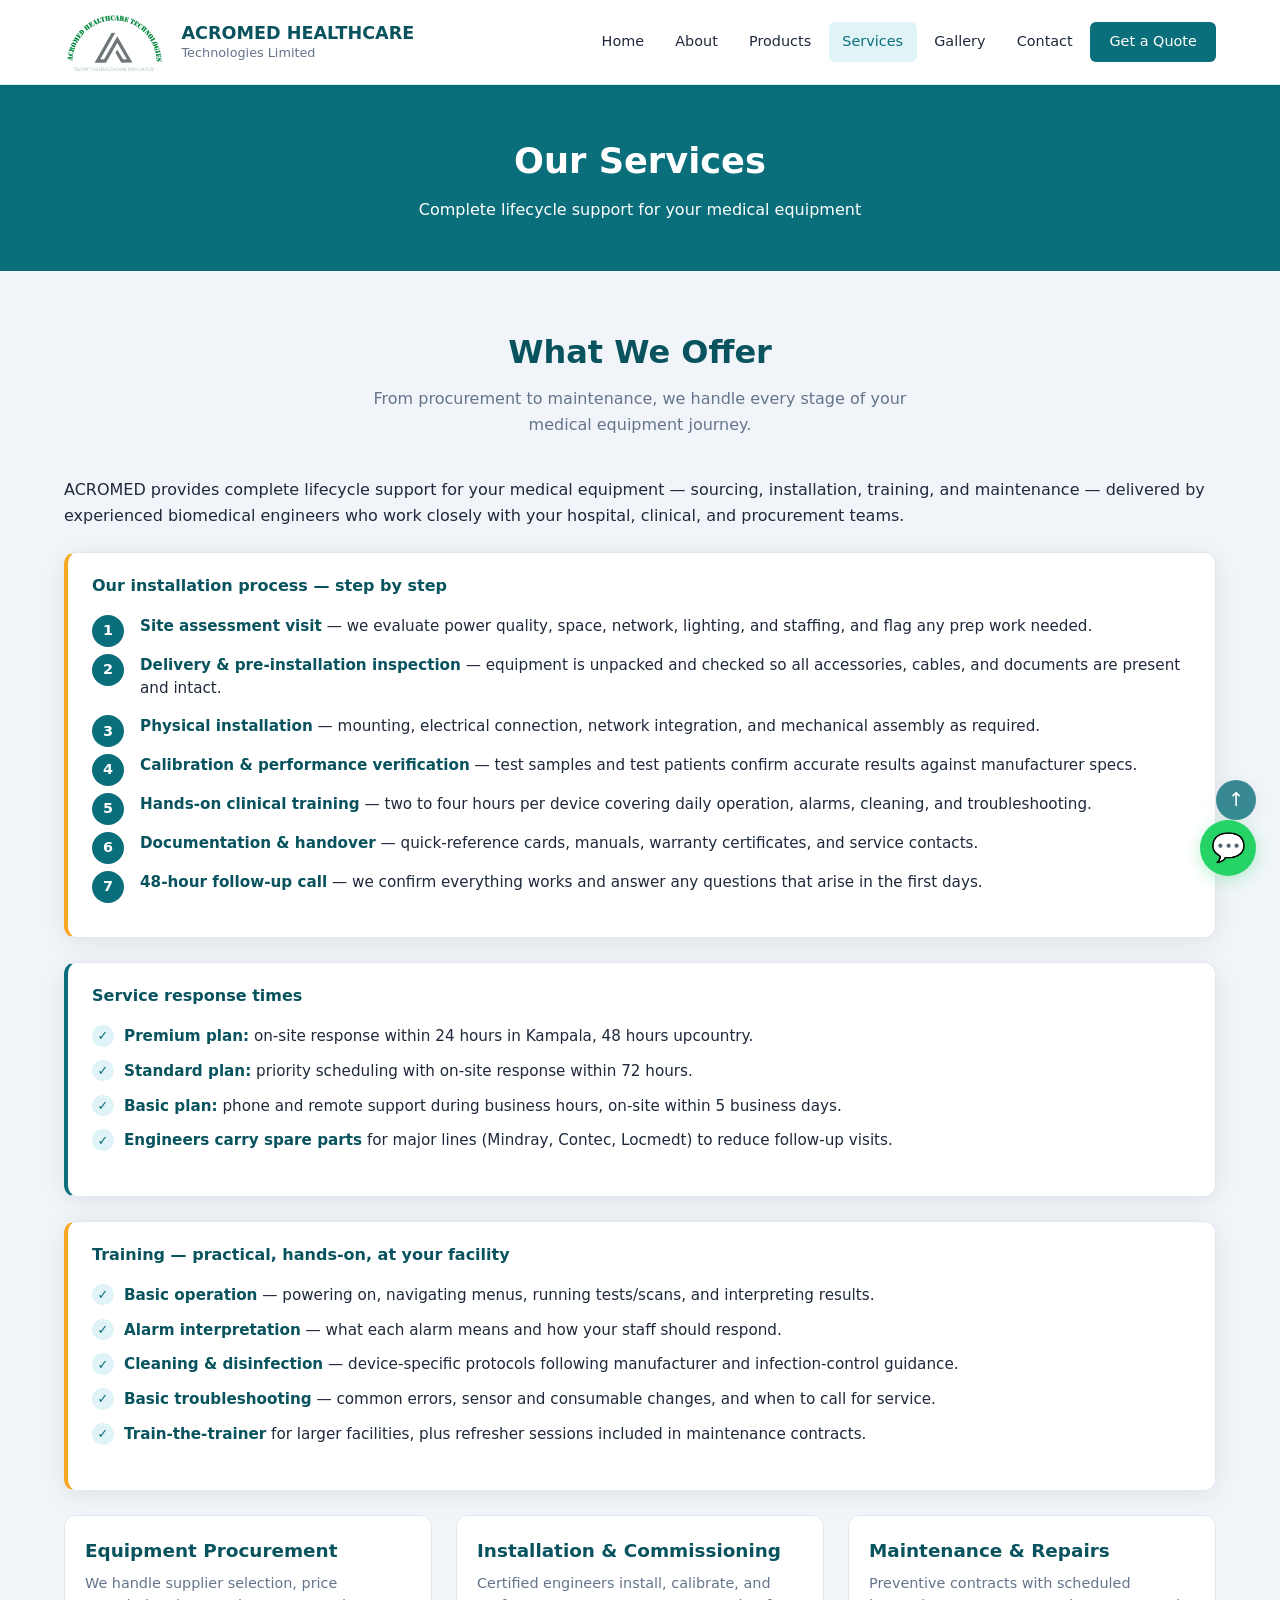
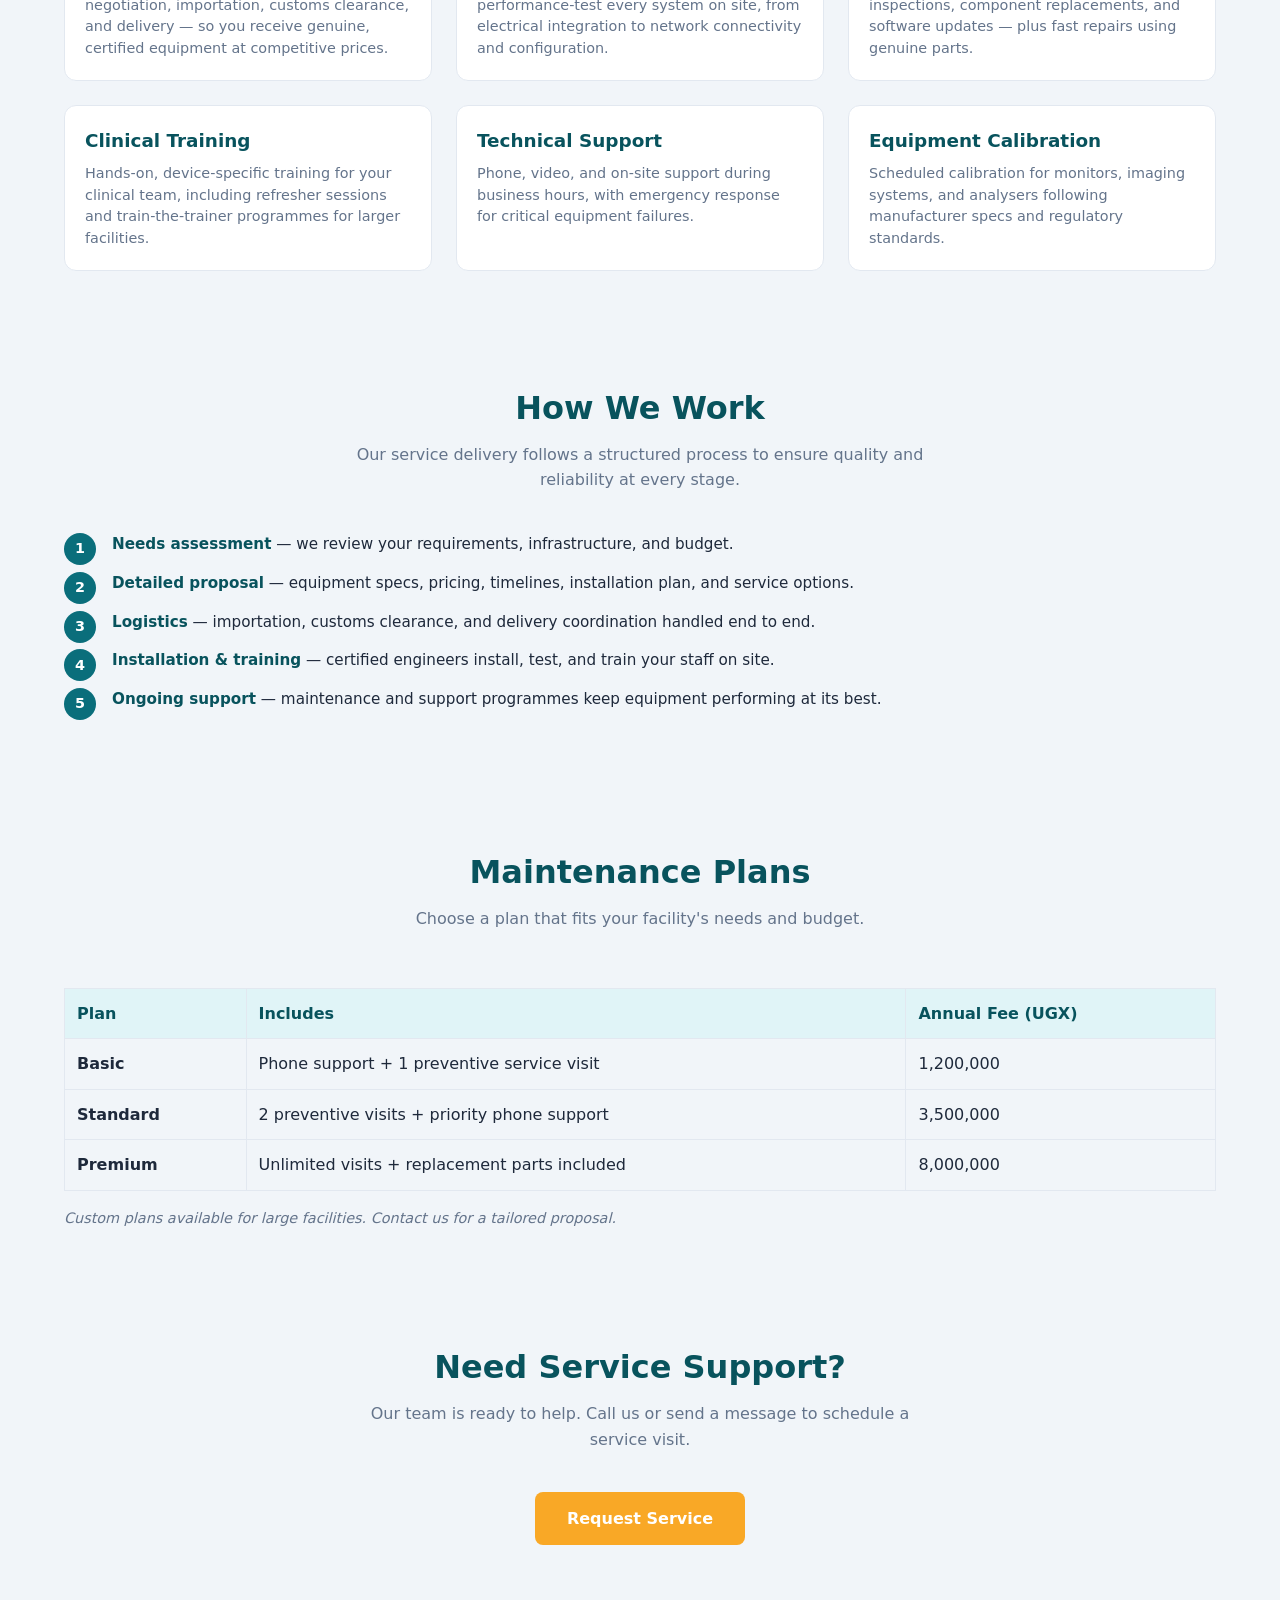
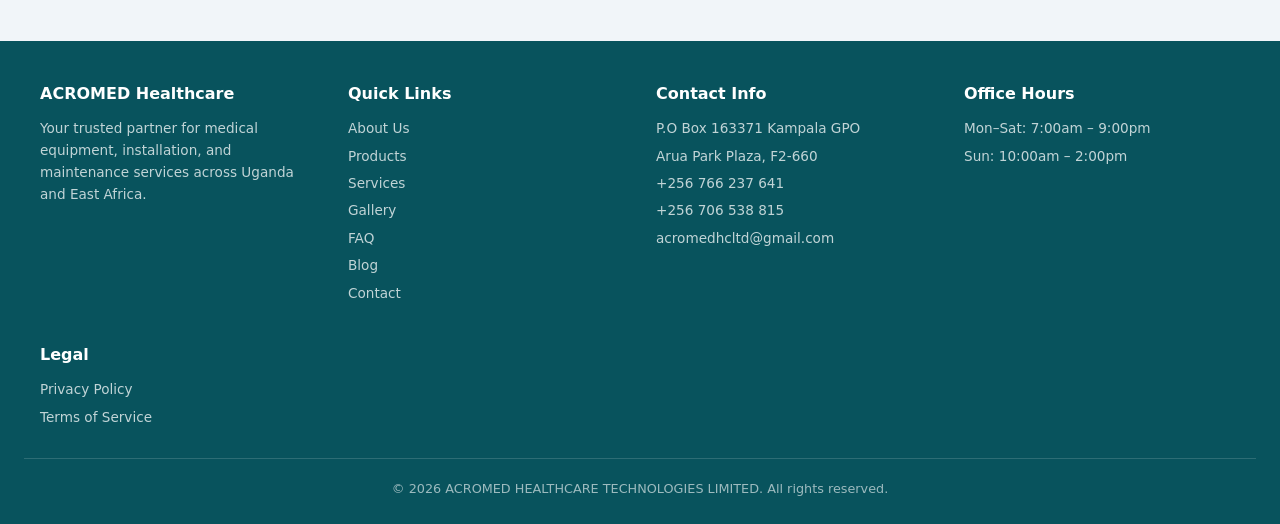
<file: services.html>
<!doctype html>
<html lang="en">
<head>
<meta charset="utf-8"/>
<title>Medical Equipment Services — ACROMED Healthcare</title>
<meta name="description" content="ACROMED offers medical equipment procurement, installation, maintenance, and training services across Uganda. Explore our service plans."/>
<meta name="viewport" content="width=device-width,initial-scale=1"/>
<meta property="og:title" content="Medical Equipment Services — ACROMED Healthcare"/>
<meta property="og:description" content="ACROMED offers medical equipment procurement, installation, maintenance, and training services."/>
<meta property="og:image" content="https://www.acromedhcltd.com/images/logo.jpg?v=2"/>
<link rel="canonical" href="https://acromedhcltd.com/services.html"/>
<link rel="icon" href="images/logo.jpg" type="image/x-icon"/>
<link rel="stylesheet" href="styles.css?v=3"/>
<meta name="monetag" content="ba4d7072d6ddcbc87b6396893ebb6736">
</head>
<body>
<header>
  <div class="brand">
    <div class="brand-left">
      <img src="images/logo.jpg?v=2" alt="ACROMED Logo" class="logo"/>
      <div class="site-title">ACROMED HEALTHCARE <span>Technologies Limited</span></div>
    </div>
    <button class="menu-toggle" onclick="this.nextElementSibling.classList.toggle('open')">☰</button>
    <nav>
      <a href="index.html">Home</a>
      <a href="about.html">About</a>
      <a href="products.html">Products</a>
      <a href="services.html" class="active">Services</a>
      <a href="gallery.html">Gallery</a>
      <a href="contact.html">Contact</a>
      <a href="contact.html" class="nav-cta">Get a Quote</a>
    </nav>
  </div>
</header>

<section class="page-header">
  <h1>Our Services</h1>
  <p>Complete lifecycle support for your medical equipment</p>
</section>

<div class="container">
  <section>
    <h2 class="section-title">What We Offer</h2>
    <p class="section-sub">From procurement to maintenance, we handle every stage of your medical equipment journey.</p>
    <p>ACROMED provides complete lifecycle support for your medical equipment — sourcing, installation, training, and maintenance — delivered by experienced biomedical engineers who work closely with your hospital, clinical, and procurement teams.</p>

    <div class="callout">
      <h4>Our installation process — step by step</h4>
      <ol class="step-list">
        <li><strong>Site assessment visit</strong> — we evaluate power quality, space, network, lighting, and staffing, and flag any prep work needed.</li>
        <li><strong>Delivery &amp; pre-installation inspection</strong> — equipment is unpacked and checked so all accessories, cables, and documents are present and intact.</li>
        <li><strong>Physical installation</strong> — mounting, electrical connection, network integration, and mechanical assembly as required.</li>
        <li><strong>Calibration &amp; performance verification</strong> — test samples and test patients confirm accurate results against manufacturer specs.</li>
        <li><strong>Hands-on clinical training</strong> — two to four hours per device covering daily operation, alarms, cleaning, and troubleshooting.</li>
        <li><strong>Documentation &amp; handover</strong> — quick-reference cards, manuals, warranty certificates, and service contacts.</li>
        <li><strong>48-hour follow-up call</strong> — we confirm everything works and answer any questions that arise in the first days.</li>
      </ol>
    </div>

    <div class="callout primary">
      <h4>Service response times</h4>
      <ul class="check-list">
        <li><strong>Premium plan:</strong> on-site response within 24 hours in Kampala, 48 hours upcountry.</li>
        <li><strong>Standard plan:</strong> priority scheduling with on-site response within 72 hours.</li>
        <li><strong>Basic plan:</strong> phone and remote support during business hours, on-site within 5 business days.</li>
        <li><strong>Engineers carry spare parts</strong> for major lines (Mindray, Contec, Locmedt) to reduce follow-up visits.</li>
      </ul>
    </div>

    <div class="callout">
      <h4>Training — practical, hands-on, at your facility</h4>
      <ul class="check-list">
        <li><strong>Basic operation</strong> — powering on, navigating menus, running tests/scans, and interpreting results.</li>
        <li><strong>Alarm interpretation</strong> — what each alarm means and how your staff should respond.</li>
        <li><strong>Cleaning &amp; disinfection</strong> — device-specific protocols following manufacturer and infection-control guidance.</li>
        <li><strong>Basic troubleshooting</strong> — common errors, sensor and consumable changes, and when to call for service.</li>
        <li><strong>Train-the-trainer</strong> for larger facilities, plus refresher sessions included in maintenance contracts.</li>
      </ul>
    </div>
    <div class="grid-3">
      <div class="card reveal"><div class="card-body"><h4>Equipment Procurement</h4><p>We handle supplier selection, price negotiation, importation, customs clearance, and delivery — so you receive genuine, certified equipment at competitive prices.</p></div></div>
      <div class="card reveal"><div class="card-body"><h4>Installation &amp; Commissioning</h4><p>Certified engineers install, calibrate, and performance-test every system on site, from electrical integration to network connectivity and configuration.</p></div></div>
      <div class="card reveal"><div class="card-body"><h4>Maintenance &amp; Repairs</h4><p>Preventive contracts with scheduled inspections, component replacements, and software updates — plus fast repairs using genuine parts.</p></div></div>
      <div class="card reveal"><div class="card-body"><h4>Clinical Training</h4><p>Hands-on, device-specific training for your clinical team, including refresher sessions and train-the-trainer programmes for larger facilities.</p></div></div>
      <div class="card reveal"><div class="card-body"><h4>Technical Support</h4><p>Phone, video, and on-site support during business hours, with emergency response for critical equipment failures.</p></div></div>
      <div class="card reveal"><div class="card-body"><h4>Equipment Calibration</h4><p>Scheduled calibration for monitors, imaging systems, and analysers following manufacturer specs and regulatory standards.</p></div></div>
    </div>
  </section>

  <section>
    <h2 class="section-title">How We Work</h2>
    <p class="section-sub">Our service delivery follows a structured process to ensure quality and reliability at every stage.</p>
    <ol class="step-list">
      <li><strong>Needs assessment</strong> — we review your requirements, infrastructure, and budget.</li>
      <li><strong>Detailed proposal</strong> — equipment specs, pricing, timelines, installation plan, and service options.</li>
      <li><strong>Logistics</strong> — importation, customs clearance, and delivery coordination handled end to end.</li>
      <li><strong>Installation &amp; training</strong> — certified engineers install, test, and train your staff on site.</li>
      <li><strong>Ongoing support</strong> — maintenance and support programmes keep equipment performing at its best.</li>
    </ol>
  </section>

  <section>
    <h2 class="section-title">Maintenance Plans</h2>
    <p class="section-sub">Choose a plan that fits your facility's needs and budget.</p>
    <div style="overflow-x:auto">
    <table>
      <thead><tr><th>Plan</th><th>Includes</th><th>Annual Fee (UGX)</th></tr></thead>
      <tbody>
        <tr><td><strong>Basic</strong></td><td>Phone support + 1 preventive service visit</td><td>1,200,000</td></tr>
        <tr><td><strong>Standard</strong></td><td>2 preventive visits + priority phone support</td><td>3,500,000</td></tr>
        <tr><td><strong>Premium</strong></td><td>Unlimited visits + replacement parts included</td><td>8,000,000</td></tr>
      </tbody>
    </table>
    </div>
    <p style="margin-top:1rem;font-size:0.9rem;color:var(--text-light)"><em>Custom plans available for large facilities. Contact us for a tailored proposal.</em></p>
  </section>

  <section style="text-align:center">
    <h2 class="section-title">Need Service Support?</h2>
    <p class="section-sub">Our team is ready to help. Call us or send a message to schedule a service visit.</p>
    <a href="contact.html" class="cta">Request Service</a>
  </section>
</div>

<footer>
  <div class="footer-grid">
    <div><h4>ACROMED Healthcare</h4><p>Your trusted partner for medical equipment, installation, and maintenance services across Uganda and East Africa.</p></div>
    <div><h4>Quick Links</h4><a href="about.html">About Us</a><a href="products.html">Products</a><a href="services.html">Services</a><a href="gallery.html">Gallery</a><a href="faq.html">FAQ</a><a href="blog/choosing-patient-monitor.html">Blog</a><a href="contact.html">Contact</a></div>
    <div><h4>Contact Info</h4><p>P.O Box 163371 Kampala GPO</p><p>Arua Park Plaza, F2-660</p><p>+256 766 237 641</p><p>+256 706 538 815</p><p>acromedhcltd@gmail.com</p></div>
    <div><h4>Office Hours</h4><p>Mon–Sat: 7:00am – 9:00pm</p><p>Sun: 10:00am – 2:00pm</p></div>
    <div><h4>Legal</h4><a href="privacy-policy.html">Privacy Policy</a><a href="terms-of-service.html">Terms of Service</a></div>
  </div>
  <div class="footer-bottom">© 2026 ACROMED HEALTHCARE TECHNOLOGIES LIMITED. All rights reserved.</div>
</footer>

<a href="https://wa.me/256706540718" target="_blank" class="whatsapp-float" title="Chat on WhatsApp">💬</a>
<a href="#" class="scroll-to-top">↑</a>

<script src="animations.js?v=3"></script>
</body>
</html>
</file>
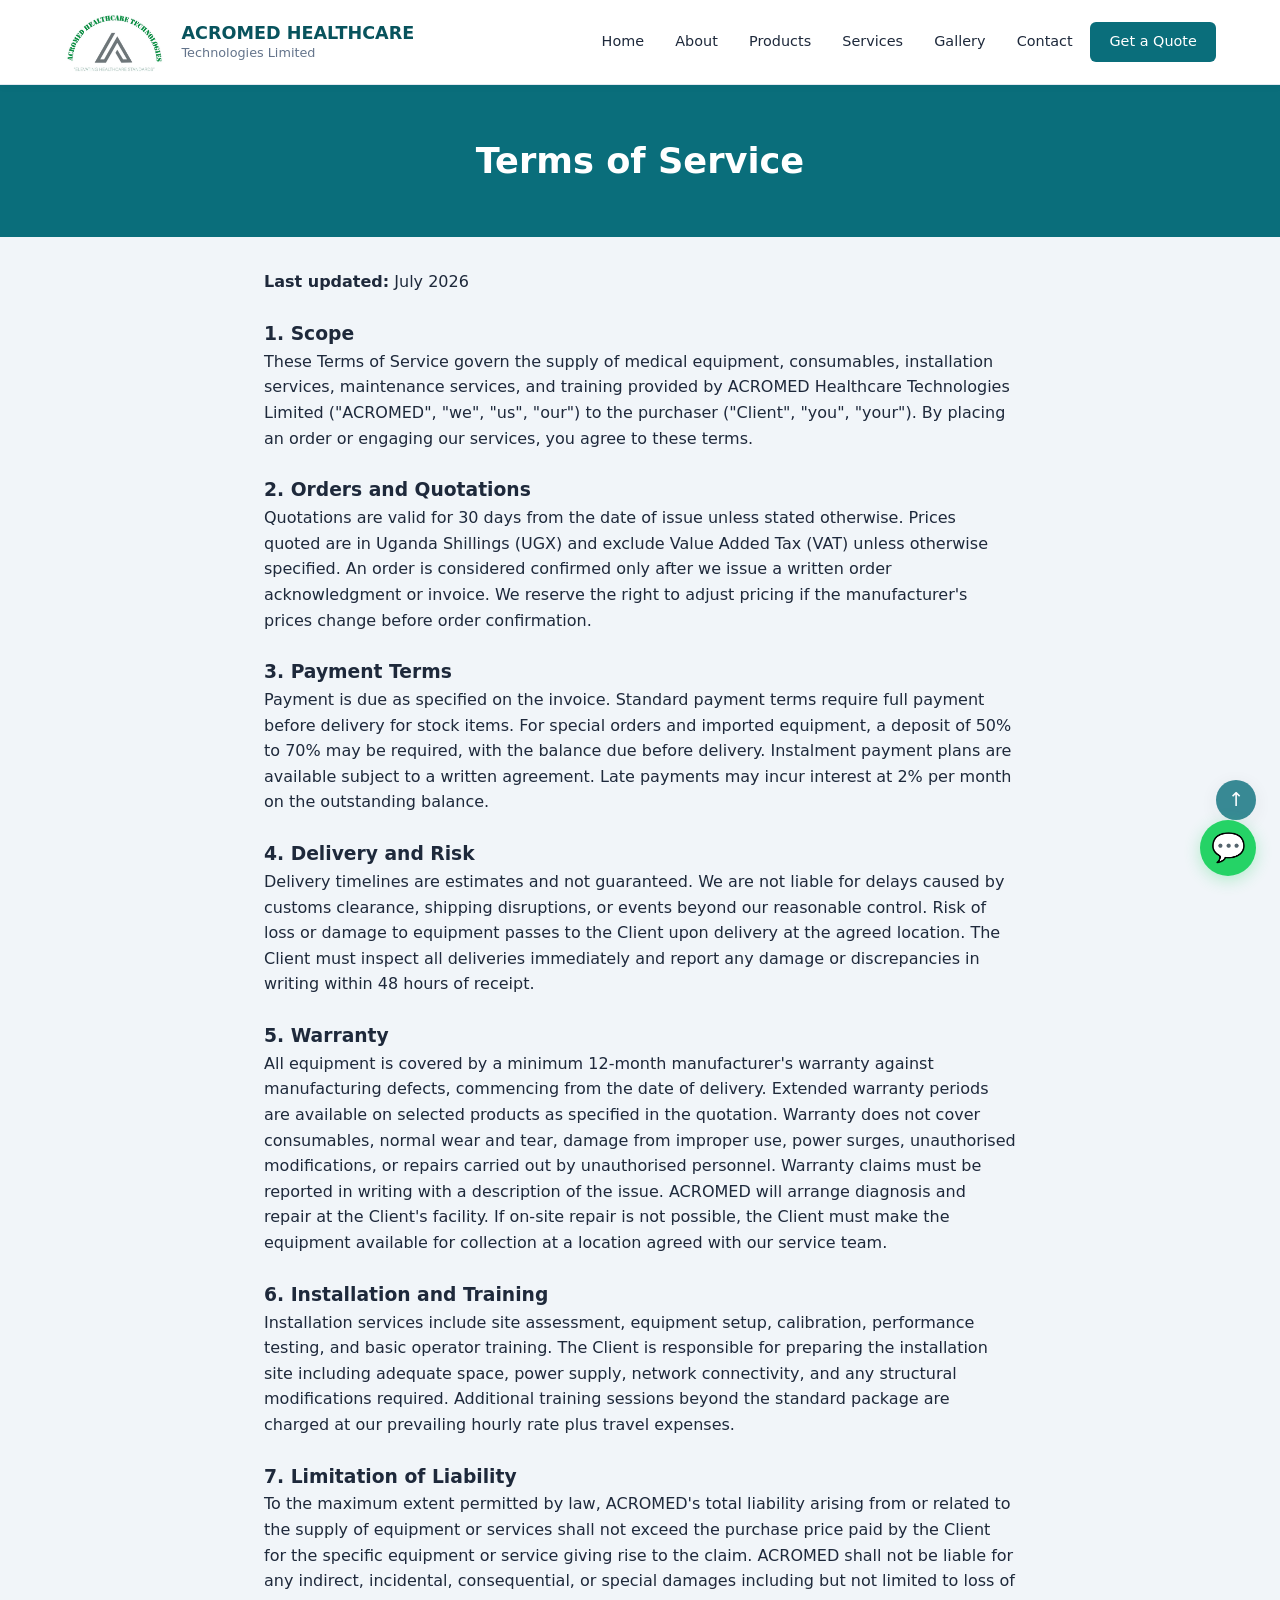
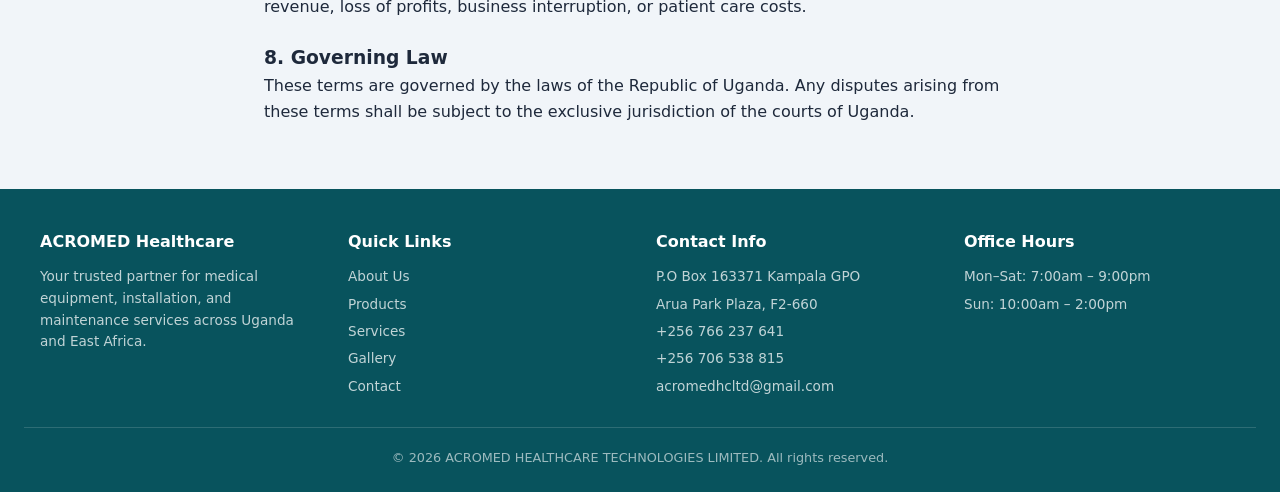
<file: terms-of-service.html>
<!doctype html>
<html lang="en">
<head>
<meta charset="utf-8"/>
<title>Terms of Service — ACROMED Healthcare Technologies</title>
<meta name="description" content="Terms and conditions for ACROMED Healthcare Technologies Limited — equipment sales, warranty terms, service agreements, and liability."/>
<meta name="viewport" content="width=device-width,initial-scale=1"/>
<meta property="og:title" content="Terms of Service — ACROMED Healthcare Technologies"/>
<meta property="og:description" content="Terms and conditions governing equipment sales, warranties, service agreements, and liability."/>
<meta property="og:image" content="https://www.acromedhcltd.com/images/logo.jpg?v=2"/>
<link rel="canonical" href="https://acromedhcltd.com/terms-of-service.html"/>
<link rel="icon" href="images/logo.jpg" type="image/x-icon"/>
<link rel="stylesheet" href="styles.css?v=3"/>
<meta name="monetag" content="ba4d7072d6ddcbc87b6396893ebb6736">
</head>
<body>
<header>
  <div class="brand">
    <div class="brand-left">
      <img src="images/logo.jpg?v=2" alt="ACROMED Logo" class="logo"/>
      <div class="site-title">ACROMED HEALTHCARE <span>Technologies Limited</span></div>
    </div>
    <button class="menu-toggle" onclick="this.nextElementSibling.classList.toggle('open')">☰</button>
    <nav>
      <a href="index.html">Home</a>
      <a href="about.html">About</a>
      <a href="products.html">Products</a>
      <a href="services.html">Services</a>
      <a href="gallery.html">Gallery</a>
      <a href="contact.html">Contact</a>
      <a href="contact.html" class="nav-cta">Get a Quote</a>
    </nav>
  </div>
</header>

<section class="page-header">
  <h1>Terms of Service</h1>
</section>

<div class="container" style="padding:2rem 1.5rem;max-width:800px;margin:0 auto">
  <p><strong>Last updated:</strong> July 2026</p>

  <h3 style="margin-top:1.5rem">1. Scope</h3>
  <p>These Terms of Service govern the supply of medical equipment, consumables, installation services, maintenance services, and training provided by ACROMED Healthcare Technologies Limited ("ACROMED", "we", "us", "our") to the purchaser ("Client", "you", "your"). By placing an order or engaging our services, you agree to these terms.</p>

  <h3 style="margin-top:1.5rem">2. Orders and Quotations</h3>
  <p>Quotations are valid for 30 days from the date of issue unless stated otherwise. Prices quoted are in Uganda Shillings (UGX) and exclude Value Added Tax (VAT) unless otherwise specified. An order is considered confirmed only after we issue a written order acknowledgment or invoice. We reserve the right to adjust pricing if the manufacturer's prices change before order confirmation.</p>

  <h3 style="margin-top:1.5rem">3. Payment Terms</h3>
  <p>Payment is due as specified on the invoice. Standard payment terms require full payment before delivery for stock items. For special orders and imported equipment, a deposit of 50% to 70% may be required, with the balance due before delivery. Instalment payment plans are available subject to a written agreement. Late payments may incur interest at 2% per month on the outstanding balance.</p>

  <h3 style="margin-top:1.5rem">4. Delivery and Risk</h3>
  <p>Delivery timelines are estimates and not guaranteed. We are not liable for delays caused by customs clearance, shipping disruptions, or events beyond our reasonable control. Risk of loss or damage to equipment passes to the Client upon delivery at the agreed location. The Client must inspect all deliveries immediately and report any damage or discrepancies in writing within 48 hours of receipt.</p>

  <h3 style="margin-top:1.5rem">5. Warranty</h3>
  <p>All equipment is covered by a minimum 12-month manufacturer's warranty against manufacturing defects, commencing from the date of delivery. Extended warranty periods are available on selected products as specified in the quotation. Warranty does not cover consumables, normal wear and tear, damage from improper use, power surges, unauthorised modifications, or repairs carried out by unauthorised personnel. Warranty claims must be reported in writing with a description of the issue. ACROMED will arrange diagnosis and repair at the Client's facility. If on-site repair is not possible, the Client must make the equipment available for collection at a location agreed with our service team.</p>

  <h3 style="margin-top:1.5rem">6. Installation and Training</h3>
  <p>Installation services include site assessment, equipment setup, calibration, performance testing, and basic operator training. The Client is responsible for preparing the installation site including adequate space, power supply, network connectivity, and any structural modifications required. Additional training sessions beyond the standard package are charged at our prevailing hourly rate plus travel expenses.</p>

  <h3 style="margin-top:1.5rem">7. Limitation of Liability</h3>
  <p>To the maximum extent permitted by law, ACROMED's total liability arising from or related to the supply of equipment or services shall not exceed the purchase price paid by the Client for the specific equipment or service giving rise to the claim. ACROMED shall not be liable for any indirect, incidental, consequential, or special damages including but not limited to loss of revenue, loss of profits, business interruption, or patient care costs.</p>

  <h3 style="margin-top:1.5rem">8. Governing Law</h3>
  <p>These terms are governed by the laws of the Republic of Uganda. Any disputes arising from these terms shall be subject to the exclusive jurisdiction of the courts of Uganda.</p>
</div>

<footer>
  <div class="footer-grid">
    <div><h4>ACROMED Healthcare</h4><p>Your trusted partner for medical equipment, installation, and maintenance services across Uganda and East Africa.</p></div>
    <div><h4>Quick Links</h4><a href="about.html">About Us</a><a href="products.html">Products</a><a href="services.html">Services</a><a href="gallery.html">Gallery</a><a href="contact.html">Contact</a></div>
    <div><h4>Contact Info</h4><p>P.O Box 163371 Kampala GPO</p><p>Arua Park Plaza, F2-660</p><p>+256 766 237 641</p><p>+256 706 538 815</p><p>acromedhcltd@gmail.com</p></div>
    <div><h4>Office Hours</h4><p>Mon–Sat: 7:00am – 9:00pm</p><p>Sun: 10:00am – 2:00pm</p></div>
  </div>
  <div class="footer-bottom">© 2026 ACROMED HEALTHCARE TECHNOLOGIES LIMITED. All rights reserved.</div>
</footer>

<a href="https://wa.me/256706540718" target="_blank" class="whatsapp-float" title="Chat on WhatsApp">💬</a>
<a href="#" class="scroll-to-top">↑</a>

<script src="animations.js?v=3"></script>
</body>
</html>
</file>
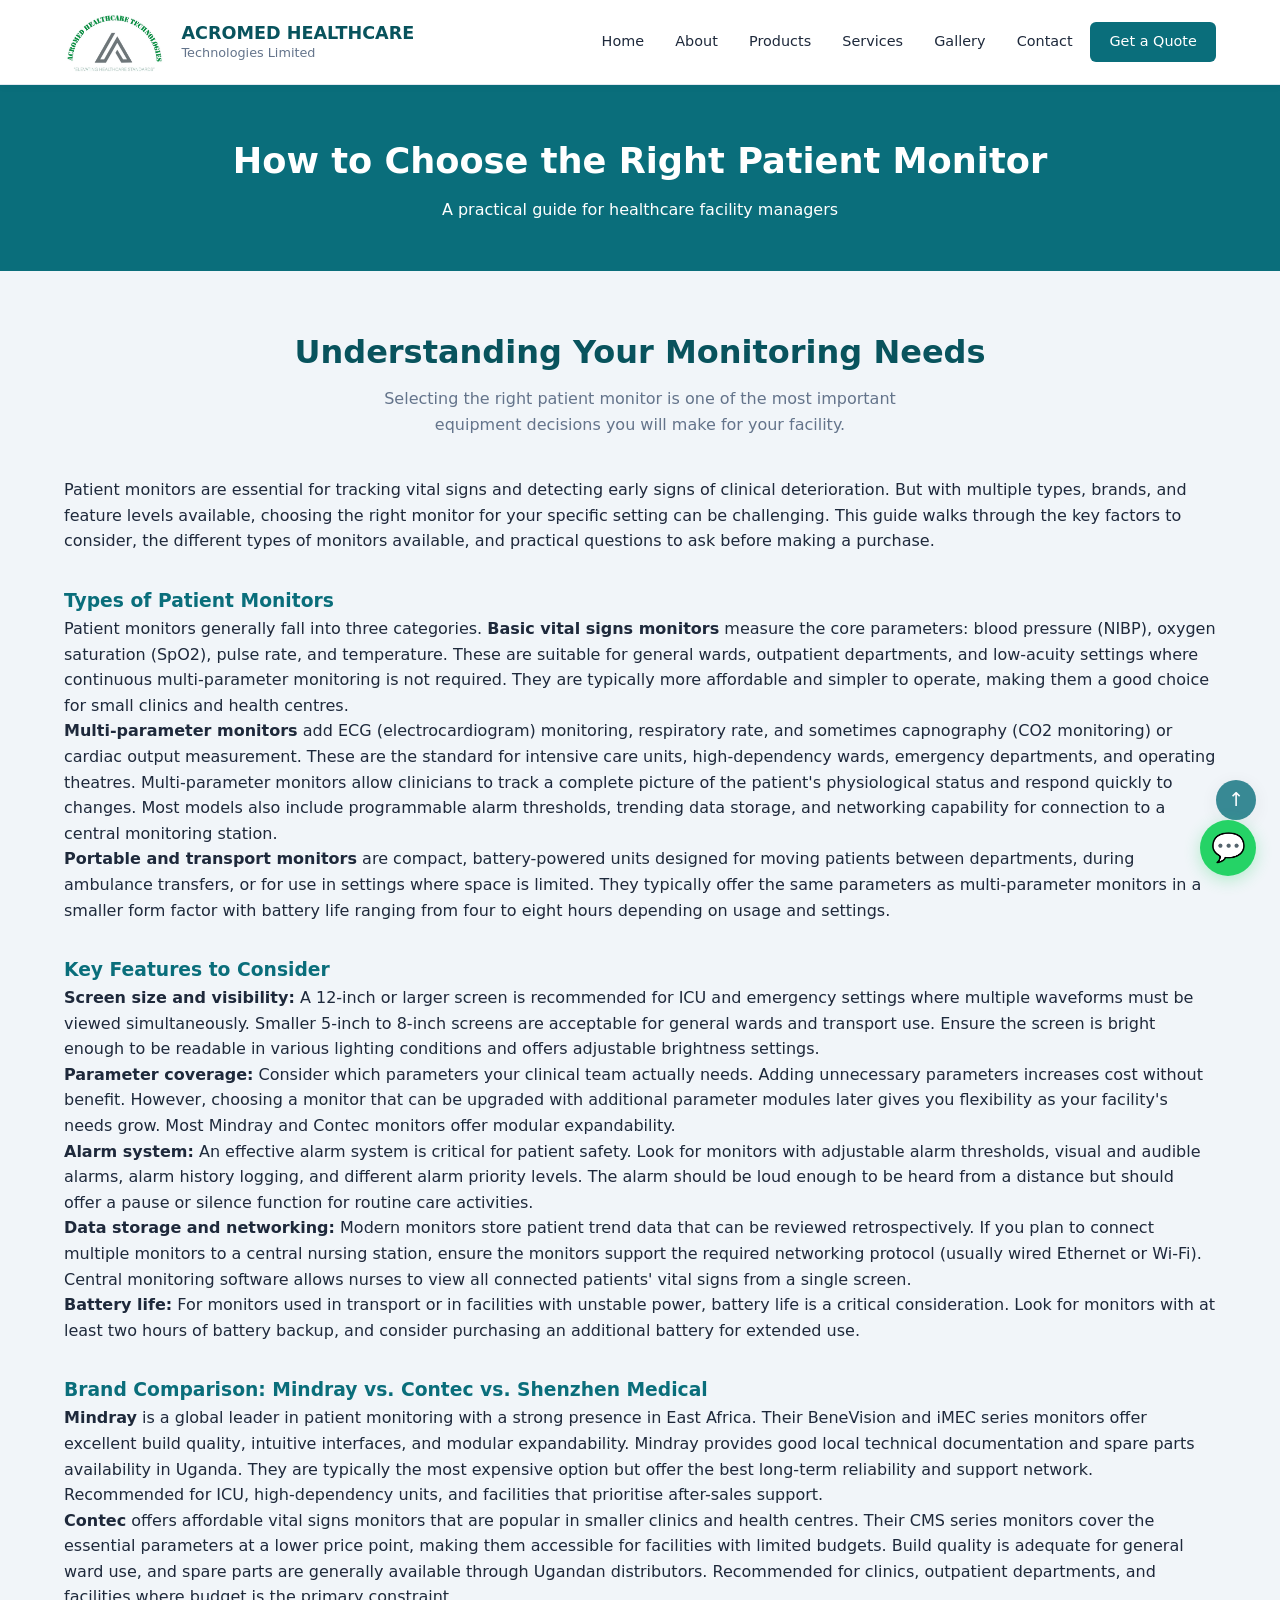
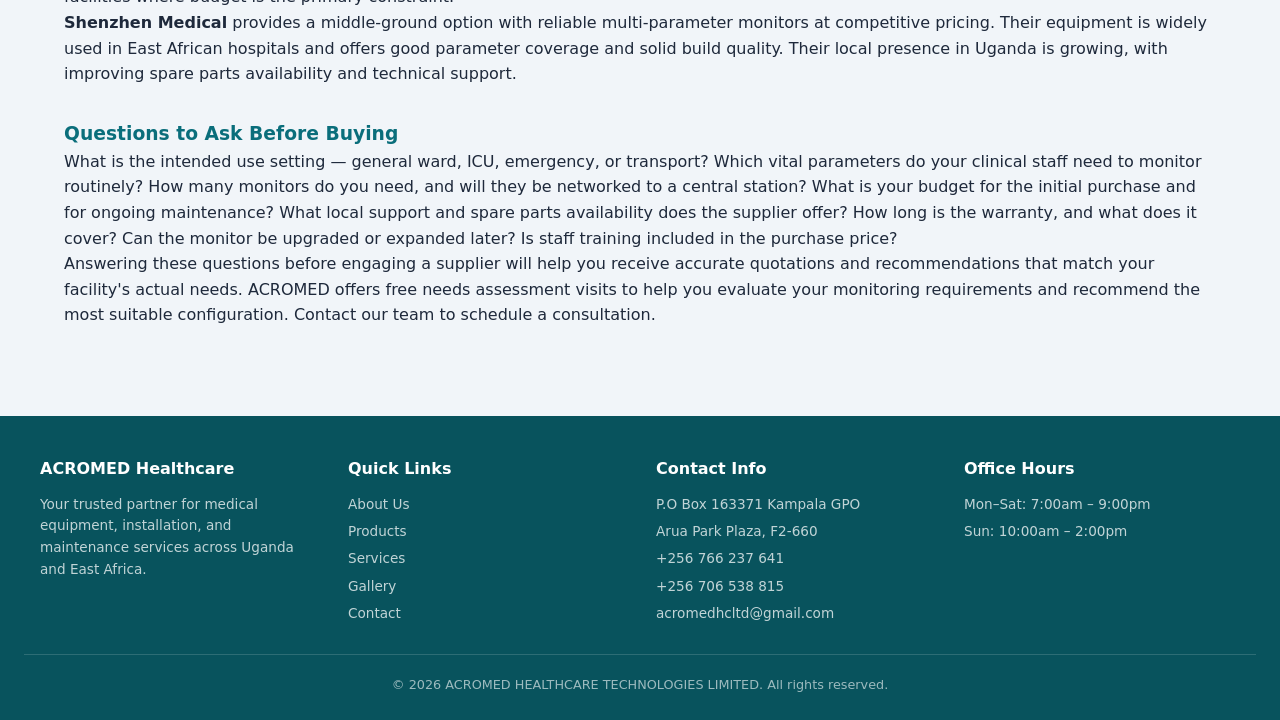
<file: blog/choosing-patient-monitor.html>
<!doctype html>
<html lang="en">
<head>
<meta charset="utf-8"/>
<title>How to Choose the Right Patient Monitor for Your Clinic — ACROMED Blog</title>
<meta name="description" content="A practical guide to selecting patient monitoring equipment for your healthcare facility. Compare vital signs monitors, multi-parameter units, and key features."/>
<meta name="viewport" content="width=device-width,initial-scale=1"/>
<meta property="og:title" content="How to Choose the Right Patient Monitor for Your Clinic"/>
<meta property="og:description" content="Practical guide to selecting patient monitoring equipment — vital signs monitors, multi-parameter units, brands, and key considerations."/>
<meta property="og:image" content="https://www.acromedhcltd.com/images/logo.jpg?v=2"/>
<link rel="canonical" href="https://acromedhcltd.com/blog/choosing-patient-monitor.html"/>
<link rel="icon" href="../images/logo.jpg" type="image/x-icon"/>
<link rel="stylesheet" href="../styles.css?v=3"/>
<meta name="monetag" content="ba4d7072d6ddcbc87b6396893ebb6736">
</head>
<body>
<header>
  <div class="brand">
    <div class="brand-left">
      <img src="../images/logo.jpg" alt="ACROMED Logo" class="logo"/>
      <div class="site-title">ACROMED HEALTHCARE <span>Technologies Limited</span></div>
    </div>
    <button class="menu-toggle" onclick="this.nextElementSibling.classList.toggle('open')">☰</button>
    <nav>
      <a href="../index.html">Home</a>
      <a href="../about.html">About</a>
      <a href="../products.html">Products</a>
      <a href="../services.html">Services</a>
      <a href="../gallery.html">Gallery</a>
      <a href="../contact.html">Contact</a>
      <a href="../contact.html" class="nav-cta">Get a Quote</a>
    </nav>
  </div>
</header>

<section class="page-header">
  <h1>How to Choose the Right Patient Monitor</h1>
  <p>A practical guide for healthcare facility managers</p>
</section>

<div class="container">
  <section>
    <h2 class="section-title">Understanding Your Monitoring Needs</h2>
    <p class="section-sub">Selecting the right patient monitor is one of the most important equipment decisions you will make for your facility.</p>

    <p>Patient monitors are essential for tracking vital signs and detecting early signs of clinical deterioration. But with multiple types, brands, and feature levels available, choosing the right monitor for your specific setting can be challenging. This guide walks through the key factors to consider, the different types of monitors available, and practical questions to ask before making a purchase.</p>

    <h3 style="margin-top:2rem;color:var(--primary)">Types of Patient Monitors</h3>
    <p>Patient monitors generally fall into three categories. <strong>Basic vital signs monitors</strong> measure the core parameters: blood pressure (NIBP), oxygen saturation (SpO2), pulse rate, and temperature. These are suitable for general wards, outpatient departments, and low-acuity settings where continuous multi-parameter monitoring is not required. They are typically more affordable and simpler to operate, making them a good choice for small clinics and health centres.</p>
    <p><strong>Multi-parameter monitors</strong> add ECG (electrocardiogram) monitoring, respiratory rate, and sometimes capnography (CO2 monitoring) or cardiac output measurement. These are the standard for intensive care units, high-dependency wards, emergency departments, and operating theatres. Multi-parameter monitors allow clinicians to track a complete picture of the patient's physiological status and respond quickly to changes. Most models also include programmable alarm thresholds, trending data storage, and networking capability for connection to a central monitoring station.</p>
    <p><strong>Portable and transport monitors</strong> are compact, battery-powered units designed for moving patients between departments, during ambulance transfers, or for use in settings where space is limited. They typically offer the same parameters as multi-parameter monitors in a smaller form factor with battery life ranging from four to eight hours depending on usage and settings.</p>

    <h3 style="margin-top:2rem;color:var(--primary)">Key Features to Consider</h3>
    <p><strong>Screen size and visibility:</strong> A 12-inch or larger screen is recommended for ICU and emergency settings where multiple waveforms must be viewed simultaneously. Smaller 5-inch to 8-inch screens are acceptable for general wards and transport use. Ensure the screen is bright enough to be readable in various lighting conditions and offers adjustable brightness settings.</p>
    <p><strong>Parameter coverage:</strong> Consider which parameters your clinical team actually needs. Adding unnecessary parameters increases cost without benefit. However, choosing a monitor that can be upgraded with additional parameter modules later gives you flexibility as your facility's needs grow. Most Mindray and Contec monitors offer modular expandability.</p>
    <p><strong>Alarm system:</strong> An effective alarm system is critical for patient safety. Look for monitors with adjustable alarm thresholds, visual and audible alarms, alarm history logging, and different alarm priority levels. The alarm should be loud enough to be heard from a distance but should offer a pause or silence function for routine care activities.</p>
    <p><strong>Data storage and networking:</strong> Modern monitors store patient trend data that can be reviewed retrospectively. If you plan to connect multiple monitors to a central nursing station, ensure the monitors support the required networking protocol (usually wired Ethernet or Wi-Fi). Central monitoring software allows nurses to view all connected patients' vital signs from a single screen.</p>
    <p><strong>Battery life:</strong> For monitors used in transport or in facilities with unstable power, battery life is a critical consideration. Look for monitors with at least two hours of battery backup, and consider purchasing an additional battery for extended use.</p>

    <h3 style="margin-top:2rem;color:var(--primary)">Brand Comparison: Mindray vs. Contec vs. Shenzhen Medical</h3>
    <p><strong>Mindray</strong> is a global leader in patient monitoring with a strong presence in East Africa. Their BeneVision and iMEC series monitors offer excellent build quality, intuitive interfaces, and modular expandability. Mindray provides good local technical documentation and spare parts availability in Uganda. They are typically the most expensive option but offer the best long-term reliability and support network. Recommended for ICU, high-dependency units, and facilities that prioritise after-sales support.</p>
    <p><strong>Contec</strong> offers affordable vital signs monitors that are popular in smaller clinics and health centres. Their CMS series monitors cover the essential parameters at a lower price point, making them accessible for facilities with limited budgets. Build quality is adequate for general ward use, and spare parts are generally available through Ugandan distributors. Recommended for clinics, outpatient departments, and facilities where budget is the primary constraint.</p>
    <p><strong>Shenzhen Medical</strong> provides a middle-ground option with reliable multi-parameter monitors at competitive pricing. Their equipment is widely used in East African hospitals and offers good parameter coverage and solid build quality. Their local presence in Uganda is growing, with improving spare parts availability and technical support.</p>

    <h3 style="margin-top:2rem;color:var(--primary)">Questions to Ask Before Buying</h3>
    <p>What is the intended use setting — general ward, ICU, emergency, or transport? Which vital parameters do your clinical staff need to monitor routinely? How many monitors do you need, and will they be networked to a central station? What is your budget for the initial purchase and for ongoing maintenance? What local support and spare parts availability does the supplier offer? How long is the warranty, and what does it cover? Can the monitor be upgraded or expanded later? Is staff training included in the purchase price?</p>
    <p>Answering these questions before engaging a supplier will help you receive accurate quotations and recommendations that match your facility's actual needs. ACROMED offers free needs assessment visits to help you evaluate your monitoring requirements and recommend the most suitable configuration. Contact our team to schedule a consultation.</p>
  </section>
</div>

<footer>
  <div class="footer-grid">
    <div><h4>ACROMED Healthcare</h4><p>Your trusted partner for medical equipment, installation, and maintenance services across Uganda and East Africa.</p></div>
    <div><h4>Quick Links</h4><a href="../about.html">About Us</a><a href="../products.html">Products</a><a href="../services.html">Services</a><a href="../gallery.html">Gallery</a><a href="../contact.html">Contact</a></div>
    <div><h4>Contact Info</h4><p>P.O Box 163371 Kampala GPO</p><p>Arua Park Plaza, F2-660</p><p>+256 766 237 641</p><p>+256 706 538 815</p><p>acromedhcltd@gmail.com</p></div>
    <div><h4>Office Hours</h4><p>Mon–Sat: 7:00am – 9:00pm</p><p>Sun: 10:00am – 2:00pm</p></div>
  </div>
  <div class="footer-bottom">© 2026 ACROMED HEALTHCARE TECHNOLOGIES LIMITED. All rights reserved.</div>
</footer>

<a href="https://wa.me/256706540718" target="_blank" class="whatsapp-float" title="Chat on WhatsApp">💬</a>
<a href="#" class="scroll-to-top">↑</a>

<script src="../animations.js?v=3"></script>
</body>
</html>
</file>
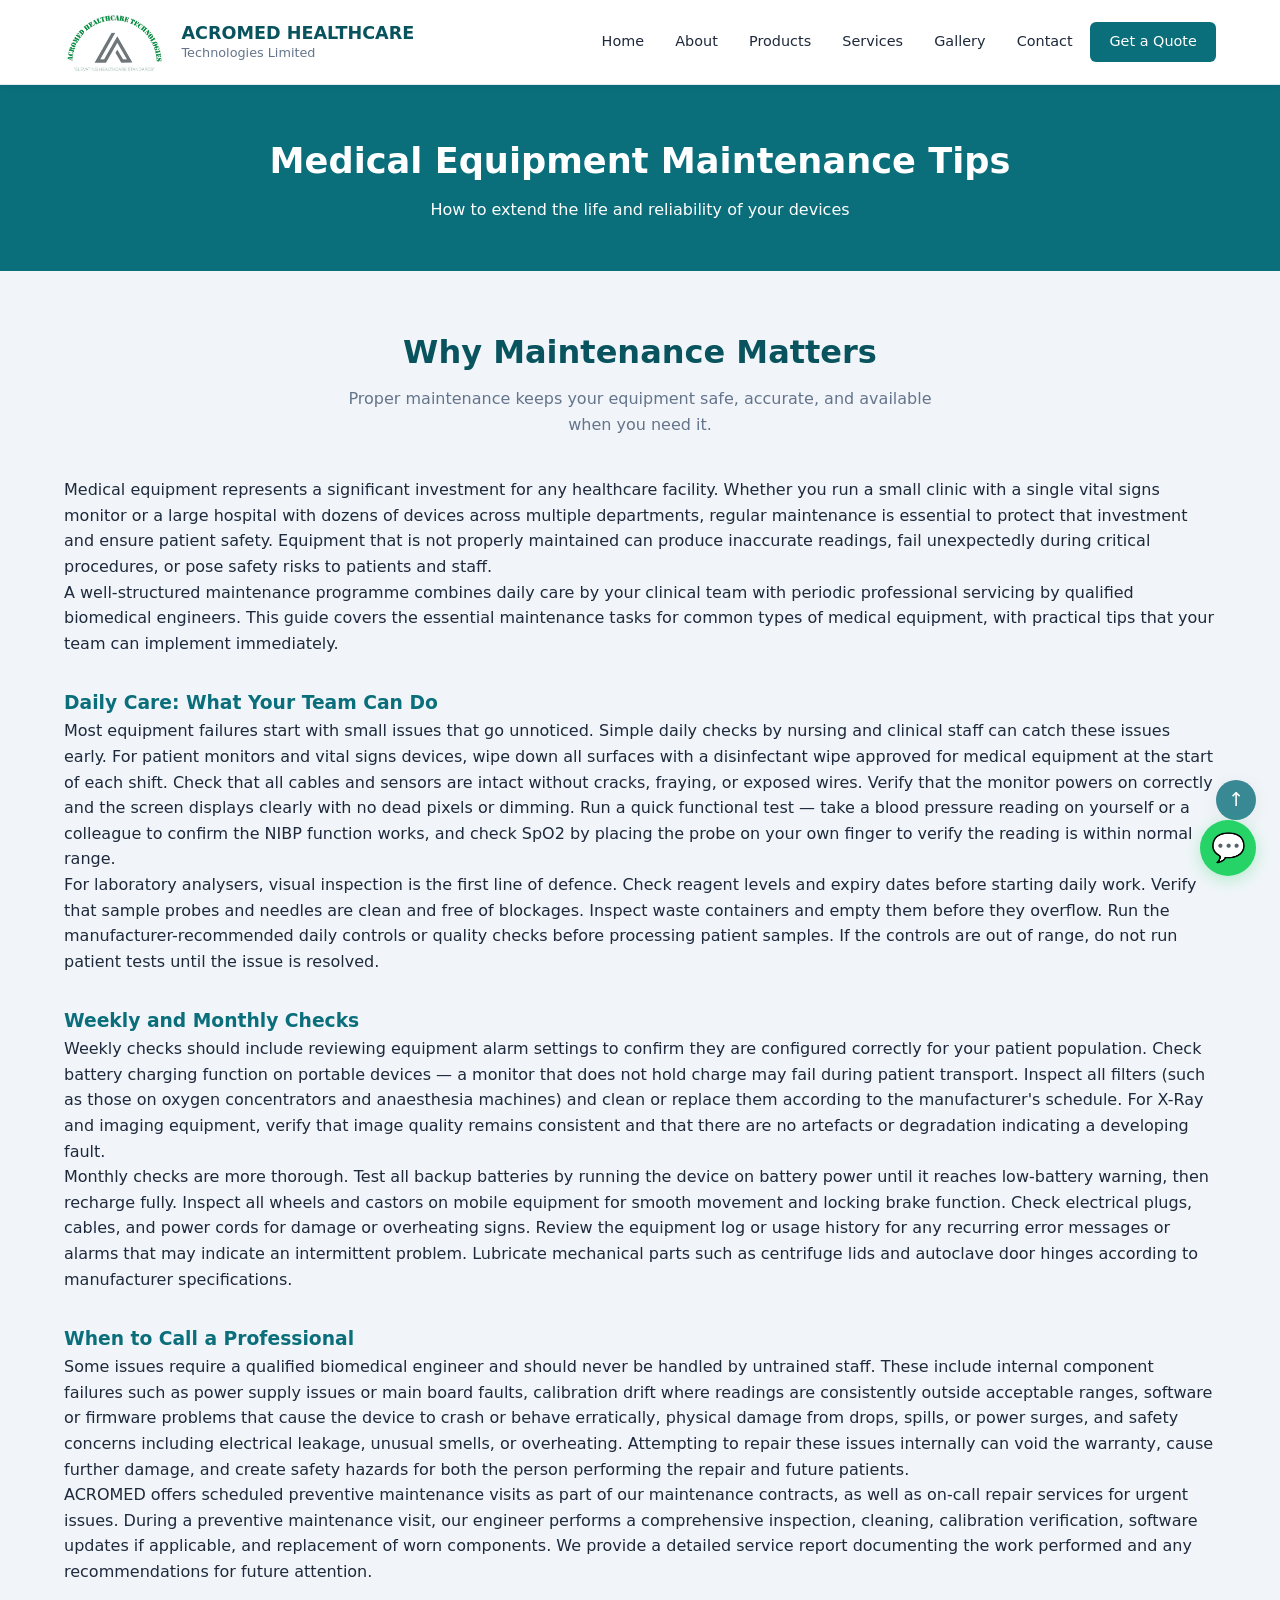
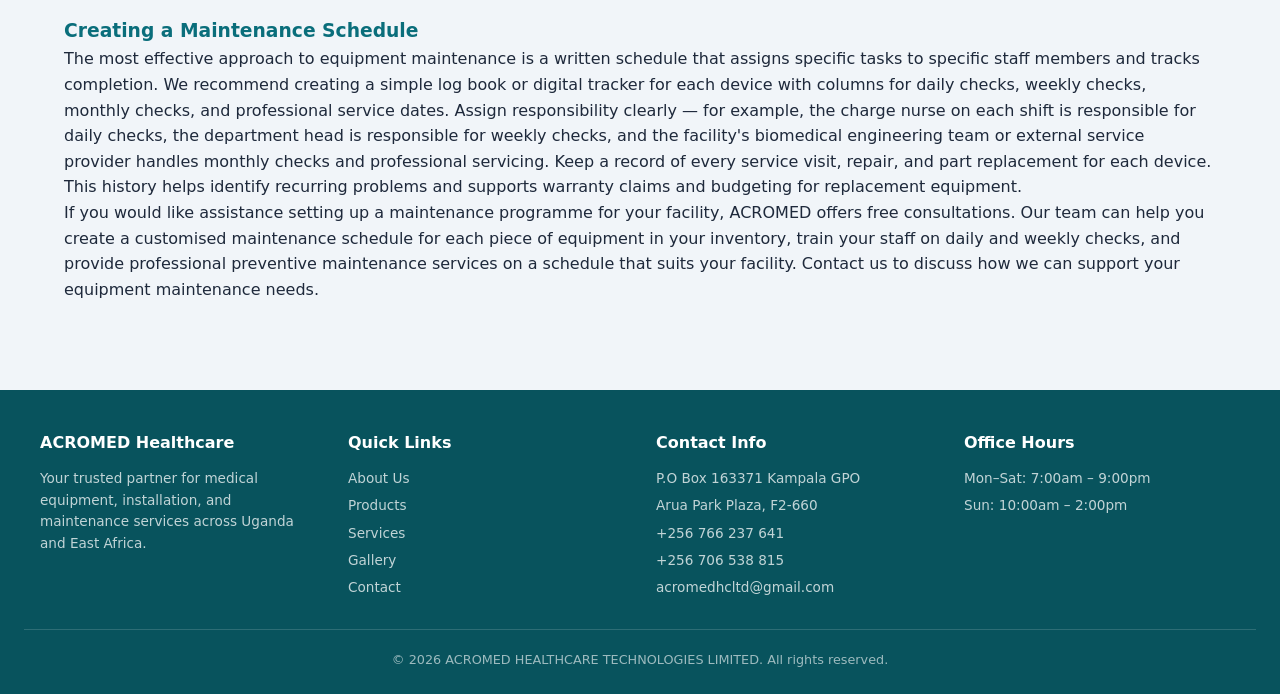
<file: blog/equipment-maintenance-tips.html>
<!doctype html>
<html lang="en">
<head>
<meta charset="utf-8"/>
<title>Medical Equipment Maintenance Tips — ACROMED Blog</title>
<meta name="description" content="Essential maintenance tips for medical equipment. Learn how to extend the life of your devices with daily cleaning, weekly checks, and professional servicing."/>
<meta name="viewport" content="width=device-width,initial-scale=1"/>
<meta property="og:title" content="Medical Equipment Maintenance Tips — ACROMED Blog"/>
<meta property="og:description" content="Practical maintenance guide for hospital and clinic equipment — daily care, scheduled checks, and when to call for professional service."/>
<meta property="og:image" content="https://www.acromedhcltd.com/images/logo.jpg?v=2"/>
<link rel="canonical" href="https://acromedhcltd.com/blog/equipment-maintenance-tips.html"/>
<link rel="icon" href="../images/logo.jpg" type="image/x-icon"/>
<link rel="stylesheet" href="../styles.css?v=3"/>
<meta name="monetag" content="ba4d7072d6ddcbc87b6396893ebb6736">
</head>
<body>
<header>
  <div class="brand">
    <div class="brand-left">
      <img src="../images/logo.jpg" alt="ACROMED Logo" class="logo"/>
      <div class="site-title">ACROMED HEALTHCARE <span>Technologies Limited</span></div>
    </div>
    <button class="menu-toggle" onclick="this.nextElementSibling.classList.toggle('open')">☰</button>
    <nav>
      <a href="../index.html">Home</a>
      <a href="../about.html">About</a>
      <a href="../products.html">Products</a>
      <a href="../services.html">Services</a>
      <a href="../gallery.html">Gallery</a>
      <a href="../contact.html">Contact</a>
      <a href="../contact.html" class="nav-cta">Get a Quote</a>
    </nav>
  </div>
</header>

<section class="page-header">
  <h1>Medical Equipment Maintenance Tips</h1>
  <p>How to extend the life and reliability of your devices</p>
</section>

<div class="container">
  <section>
    <h2 class="section-title">Why Maintenance Matters</h2>
    <p class="section-sub">Proper maintenance keeps your equipment safe, accurate, and available when you need it.</p>

    <p>Medical equipment represents a significant investment for any healthcare facility. Whether you run a small clinic with a single vital signs monitor or a large hospital with dozens of devices across multiple departments, regular maintenance is essential to protect that investment and ensure patient safety. Equipment that is not properly maintained can produce inaccurate readings, fail unexpectedly during critical procedures, or pose safety risks to patients and staff.</p>
    <p>A well-structured maintenance programme combines daily care by your clinical team with periodic professional servicing by qualified biomedical engineers. This guide covers the essential maintenance tasks for common types of medical equipment, with practical tips that your team can implement immediately.</p>

    <h3 style="margin-top:2rem;color:var(--primary)">Daily Care: What Your Team Can Do</h3>
    <p>Most equipment failures start with small issues that go unnoticed. Simple daily checks by nursing and clinical staff can catch these issues early. For patient monitors and vital signs devices, wipe down all surfaces with a disinfectant wipe approved for medical equipment at the start of each shift. Check that all cables and sensors are intact without cracks, fraying, or exposed wires. Verify that the monitor powers on correctly and the screen displays clearly with no dead pixels or dimming. Run a quick functional test — take a blood pressure reading on yourself or a colleague to confirm the NIBP function works, and check SpO2 by placing the probe on your own finger to verify the reading is within normal range.</p>
    <p>For laboratory analysers, visual inspection is the first line of defence. Check reagent levels and expiry dates before starting daily work. Verify that sample probes and needles are clean and free of blockages. Inspect waste containers and empty them before they overflow. Run the manufacturer-recommended daily controls or quality checks before processing patient samples. If the controls are out of range, do not run patient tests until the issue is resolved.</p>

    <h3 style="margin-top:2rem;color:var(--primary)">Weekly and Monthly Checks</h3>
    <p>Weekly checks should include reviewing equipment alarm settings to confirm they are configured correctly for your patient population. Check battery charging function on portable devices — a monitor that does not hold charge may fail during patient transport. Inspect all filters (such as those on oxygen concentrators and anaesthesia machines) and clean or replace them according to the manufacturer's schedule. For X-Ray and imaging equipment, verify that image quality remains consistent and that there are no artefacts or degradation indicating a developing fault.</p>
    <p>Monthly checks are more thorough. Test all backup batteries by running the device on battery power until it reaches low-battery warning, then recharge fully. Inspect all wheels and castors on mobile equipment for smooth movement and locking brake function. Check electrical plugs, cables, and power cords for damage or overheating signs. Review the equipment log or usage history for any recurring error messages or alarms that may indicate an intermittent problem. Lubricate mechanical parts such as centrifuge lids and autoclave door hinges according to manufacturer specifications.</p>

    <h3 style="margin-top:2rem;color:var(--primary)">When to Call a Professional</h3>
    <p>Some issues require a qualified biomedical engineer and should never be handled by untrained staff. These include internal component failures such as power supply issues or main board faults, calibration drift where readings are consistently outside acceptable ranges, software or firmware problems that cause the device to crash or behave erratically, physical damage from drops, spills, or power surges, and safety concerns including electrical leakage, unusual smells, or overheating. Attempting to repair these issues internally can void the warranty, cause further damage, and create safety hazards for both the person performing the repair and future patients.</p>
    <p>ACROMED offers scheduled preventive maintenance visits as part of our maintenance contracts, as well as on-call repair services for urgent issues. During a preventive maintenance visit, our engineer performs a comprehensive inspection, cleaning, calibration verification, software updates if applicable, and replacement of worn components. We provide a detailed service report documenting the work performed and any recommendations for future attention.</p>

    <h3 style="margin-top:2rem;color:var(--primary)">Creating a Maintenance Schedule</h3>
    <p>The most effective approach to equipment maintenance is a written schedule that assigns specific tasks to specific staff members and tracks completion. We recommend creating a simple log book or digital tracker for each device with columns for daily checks, weekly checks, monthly checks, and professional service dates. Assign responsibility clearly — for example, the charge nurse on each shift is responsible for daily checks, the department head is responsible for weekly checks, and the facility's biomedical engineering team or external service provider handles monthly checks and professional servicing. Keep a record of every service visit, repair, and part replacement for each device. This history helps identify recurring problems and supports warranty claims and budgeting for replacement equipment.</p>
    <p>If you would like assistance setting up a maintenance programme for your facility, ACROMED offers free consultations. Our team can help you create a customised maintenance schedule for each piece of equipment in your inventory, train your staff on daily and weekly checks, and provide professional preventive maintenance services on a schedule that suits your facility. Contact us to discuss how we can support your equipment maintenance needs.</p>
  </section>
</div>

<footer>
  <div class="footer-grid">
    <div><h4>ACROMED Healthcare</h4><p>Your trusted partner for medical equipment, installation, and maintenance services across Uganda and East Africa.</p></div>
    <div><h4>Quick Links</h4><a href="../about.html">About Us</a><a href="../products.html">Products</a><a href="../services.html">Services</a><a href="../gallery.html">Gallery</a><a href="../contact.html">Contact</a></div>
    <div><h4>Contact Info</h4><p>P.O Box 163371 Kampala GPO</p><p>Arua Park Plaza, F2-660</p><p>+256 766 237 641</p><p>+256 706 538 815</p><p>acromedhcltd@gmail.com</p></div>
    <div><h4>Office Hours</h4><p>Mon–Sat: 7:00am – 9:00pm</p><p>Sun: 10:00am – 2:00pm</p></div>
  </div>
  <div class="footer-bottom">© 2026 ACROMED HEALTHCARE TECHNOLOGIES LIMITED. All rights reserved.</div>
</footer>

<a href="https://wa.me/256706540718" target="_blank" class="whatsapp-float" title="Chat on WhatsApp">💬</a>
<a href="#" class="scroll-to-top">↑</a>

<script src="../animations.js?v=3"></script>
</body>
</html>
</file>
<file: styles.css>
/* ACROMED Healthcare Technologies — Professional Theme */
:root {
  --primary: #0A6E7B;
  --primary-dark: #08535D;
  --primary-light: #E0F4F7;
  --accent: #F9A826;
  --accent-hover: #E89518;
  --text: #1E293B;
  --text-light: #64748B;
  --bg: #F1F5F9;
  --white: #FFFFFF;
  --border: #E2E8F0;
  --shadow: 0 4px 24px rgba(0,0,0,0.08);
  --shadow-lg: 0 12px 40px rgba(0,0,0,0.12);
  --radius: 12px;
  --maxw: 1200px;
  --transition: 0.3s ease;
}
* { box-sizing: border-box; margin: 0; padding: 0; }
html { scroll-behavior: smooth; }
body {
  font-family: 'Segoe UI', system-ui, -apple-system, sans-serif;
  color: var(--text);
  background: var(--bg);
  line-height: 1.6;
}
header {
  position: sticky;
  top: 0;
  z-index: 100;
  background: var(--white);
  border-bottom: 1px solid var(--border);
  box-shadow: 0 2px 8px rgba(0,0,0,0.04);
}
header .brand {
  max-width: var(--maxw);
  margin: 0 auto;
  display: flex;
  align-items: center;
  justify-content: space-between;
  padding: 0.75rem 1.5rem;
  gap: 1rem;
}
header .brand-left {
  display: flex;
  align-items: center;
  gap: 1rem;
}
header img.logo {
  height: 60px;
  width: auto;
  border-radius: 8px;
}
header .site-title {
  font-size: 1.1rem;
  font-weight: 700;
  color: var(--primary-dark);
  line-height: 1.3;
}
header .site-title span {
  display: block;
  font-weight: 400;
  font-size: 0.8rem;
  color: var(--text-light);
}
nav {
  display: flex;
  align-items: center;
  gap: 0.25rem;
}
nav a {
  color: var(--text);
  text-decoration: none;
  padding: 0.5rem 0.85rem;
  border-radius: 6px;
  font-weight: 500;
  font-size: 0.9rem;
  transition: all var(--transition);
}
nav a:hover, nav a.active {
  background: var(--primary-light);
  color: var(--primary);
}
.nav-cta {
  background: var(--primary) !important;
  color: var(--white) !important;
  padding: 0.5rem 1.2rem !important;
}
.nav-cta:hover {
  background: var(--primary-dark) !important;
}
.menu-toggle {
  display: none;
  background: none;
  border: none;
  font-size: 1.5rem;
  cursor: pointer;
  color: var(--text);
  padding: 0.25rem;
}
.container {
  max-width: var(--maxw);
  margin: 0 auto;
  padding: 0 1.5rem;
}
.hero {
  background: linear-gradient(135deg, var(--primary-dark) 0%, var(--primary) 100%);
  color: var(--white);
  padding: 5rem 1.5rem;
  position: relative;
  overflow: hidden;
}
.hero::after {
  content: '';
  position: absolute;
  right: -10%;
  top: -20%;
  width: 600px;
  height: 600px;
  background: rgba(255,255,255,0.03);
  border-radius: 50%;
  pointer-events: none;
}
.hero-inner {
  max-width: var(--maxw);
  margin: 0 auto;
  display: flex;
  align-items: center;
  gap: 3rem;
  position: relative;
  z-index: 1;
}
.hero-text { flex: 1; }
.hero-text h1 {
  font-size: 2.8rem;
  font-weight: 800;
  line-height: 1.15;
  margin-bottom: 1rem;
}
.hero-text p {
  font-size: 1.15rem;
  opacity: 0.9;
  margin-bottom: 2rem;
  max-width: 560px;
}
.hero-image { flex: 1; text-align: center; }
.hero-image img {
  max-width: 100%;
  border-radius: var(--radius);
  box-shadow: var(--shadow-lg);
}
.cta-group { display: flex; gap: 1rem; flex-wrap: wrap; }
.cta {
  display: inline-block;
  background: var(--accent);
  color: var(--white);
  padding: 0.85rem 2rem;
  border-radius: 8px;
  text-decoration: none;
  font-weight: 700;
  transition: all var(--transition);
}
.cta:hover { background: var(--accent-hover); transform: translateY(-2px); }
.cta-outline {
  background: transparent;
  border: 2px solid var(--white);
  color: var(--white);
}
.cta-outline:hover { background: rgba(255,255,255,0.1); }
section { padding: 3.5rem 0; }
.section-title {
  font-size: 2rem;
  font-weight: 700;
  text-align: center;
  margin-bottom: 0.5rem;
  color: var(--primary-dark);
}
.section-sub {
  text-align: center;
  color: var(--text-light);
  max-width: 600px;
  margin: 0 auto 2.5rem;
}
.stats-row {
  display: grid;
  grid-template-columns: repeat(auto-fit, minmax(180px, 1fr));
  gap: 1.5rem;
  margin: 2rem 0;
}
.stat-card {
  text-align: center;
  padding: 1.5rem 1rem;
  background: var(--white);
  border-radius: var(--radius);
  box-shadow: var(--shadow);
}
.stat-card .number {
  font-size: 2.5rem;
  font-weight: 800;
  color: var(--primary);
}
.stat-card .label {
  font-size: 0.9rem;
  color: var(--text-light);
  margin-top: 0.25rem;
}
.grid-3 {
  display: grid;
  grid-template-columns: repeat(auto-fit, minmax(300px, 1fr));
  gap: 1.5rem;
}
.card {
  background: var(--white);
  border: 1px solid var(--border);
  border-radius: var(--radius);
  overflow: hidden;
  transition: all var(--transition);
}
.card:hover { box-shadow: var(--shadow-lg); transform: translateY(-4px); }
.card-img {
  width: 100%;
  height: 220px;
  object-fit: contain;
  background: var(--bg);
  padding: 0.5rem;
  display: block;
}
.card-body { padding: 1.25rem; }
.card-body h3, .card-body h4 {
  font-size: 1.15rem;
  margin-bottom: 0.5rem;
  color: var(--primary-dark);
}
.card-body p {
  font-size: 0.9rem;
  color: var(--text-light);
  line-height: 1.5;
}
.testimonial-card {
  background: var(--white);
  border-radius: var(--radius);
  padding: 1.5rem;
  box-shadow: var(--shadow);
  text-align: center;
}
.testimonial-card p {
  font-style: italic;
  color: var(--text);
  margin-bottom: 0.75rem;
  line-height: 1.5;
}
.testimonial-card .author {
  font-weight: 600;
  color: var(--primary);
  font-style: normal;
}
.why-us-grid {
  display: grid;
  grid-template-columns: repeat(auto-fit, minmax(240px, 1fr));
  gap: 1.5rem;
}
.why-card {
  text-align: center;
  padding: 2rem 1.5rem;
  background: var(--white);
  border-radius: var(--radius);
  box-shadow: var(--shadow);
}
.why-card .icon {
  font-size: 2.5rem;
  margin-bottom: 0.75rem;
  display: block;
}
.why-card h4 {
  color: var(--primary-dark);
  margin-bottom: 0.5rem;
}
.why-card p {
  font-size: 0.9rem;
  color: var(--text-light);
}
.cta-section {
  background: linear-gradient(135deg, var(--primary-dark) 0%, var(--primary) 100%);
  color: var(--white);
  text-align: center;
  padding: 3.5rem 1.5rem;
}
.cta-section h2 {
  font-size: 2rem;
  margin-bottom: 0.75rem;
}
.cta-section p {
  opacity: 0.9;
  margin-bottom: 1.5rem;
  max-width: 500px;
  margin-left: auto;
  margin-right: auto;
}
.page-header {
  background: var(--primary);
  color: var(--white);
  padding: 3rem 1.5rem;
  text-align: center;
}
.page-header h1 {
  font-size: 2.2rem;
  font-weight: 700;
}
.page-header p {
  opacity: 0.85;
  margin-top: 0.5rem;
}
.about-grid {
  display: grid;
  grid-template-columns: 1fr 1fr;
  gap: 2.5rem;
  align-items: center;
}
.about-grid img {
  width: 100%;
  border-radius: var(--radius);
}
.values-grid {
  display: grid;
  grid-template-columns: repeat(auto-fit, minmax(200px, 1fr));
  gap: 1rem;
}
.value-item {
  background: var(--white);
  border: 1px solid var(--border);
  border-radius: var(--radius);
  padding: 1.25rem;
  text-align: center;
}
.value-item h4 { color: var(--primary); }
.gallery-grid {
  display: grid;
  grid-template-columns: repeat(auto-fill, minmax(280px, 1fr));
  gap: 1rem;
}
.gallery-grid img {
  width: 100%;
  height: 220px;
  object-fit: contain;
  background: var(--bg);
  border-radius: var(--radius);
  transition: all var(--transition);
  cursor: pointer;
}
.gallery-grid img:hover {
  transform: scale(1.03);
  box-shadow: var(--shadow-lg);
}
.contact-grid {
  display: grid;
  grid-template-columns: 1fr 1fr;
  gap: 2rem;
}
.info-card {
  display: flex;
  gap: 1rem;
  align-items: flex-start;
  padding: 1rem;
  margin-bottom: 1rem;
  background: var(--white);
  border-radius: var(--radius);
  box-shadow: var(--shadow);
}
.info-card .ico {
  font-size: 1.5rem;
  min-width: 40px;
  text-align: center;
}
.info-card h4 { font-size: 0.9rem; color: var(--primary); }
.info-card p { font-size: 0.9rem; color: var(--text-light); }
.form-group { margin-bottom: 1rem; }
.form-group label {
  display: block;
  font-weight: 600;
  margin-bottom: 0.35rem;
  font-size: 0.9rem;
}
.form-group input, .form-group textarea, .form-group select {
  width: 100%;
  padding: 0.7rem 0.85rem;
  border: 1px solid var(--border);
  border-radius: 6px;
  font-family: inherit;
  font-size: 0.95rem;
  transition: border var(--transition);
}
.form-group input:focus, .form-group textarea:focus {
  outline: none;
  border-color: var(--primary);
  box-shadow: 0 0 0 3px rgba(10,110,123,0.1);
}
.btn {
  display: inline-block;
  padding: 0.75rem 1.75rem;
  border: none;
  border-radius: 6px;
  font-weight: 700;
  font-size: 0.95rem;
  cursor: pointer;
  transition: all var(--transition);
}
.btn-primary {
  background: var(--primary);
  color: var(--white);
}
.btn-primary:hover { background: var(--primary-dark); }
.btn-accent {
  background: var(--accent);
  color: var(--white);
}
.btn-accent:hover { background: var(--accent-hover); }
table {
  width: 100%;
  border-collapse: collapse;
  margin-top: 1rem;
}
th, td {
  padding: 0.75rem;
  border: 1px solid var(--border);
  text-align: left;
}
th {
  background: var(--primary-light);
  color: var(--primary-dark);
  font-weight: 600;
}
tr:nth-child(even) { background: var(--bg); }
footer {
  background: var(--primary-dark);
  color: var(--white);
  padding: 2.5rem 1.5rem 1.5rem;
  margin-top: 2rem;
}
.footer-grid {
  max-width: var(--maxw);
  margin: 0 auto;
  display: grid;
  grid-template-columns: repeat(auto-fit, minmax(220px, 1fr));
  gap: 2rem;
}
footer h4 { margin-bottom: 0.75rem; font-size: 1rem; }
footer p, footer a {
  font-size: 0.85rem;
  color: rgba(255,255,255,0.75);
  text-decoration: none;
  display: block;
  margin-bottom: 0.35rem;
}
footer a:hover { color: var(--white); }
.footer-bottom {
  text-align: center;
  border-top: 1px solid rgba(255,255,255,0.15);
  padding-top: 1.25rem;
  margin-top: 1.5rem;
  font-size: 0.8rem;
  color: rgba(255,255,255,0.6);
}
.whatsapp-float {
  position: fixed;
  bottom: 1.5rem;
  right: 1.5rem;
  width: 56px;
  height: 56px;
  background: #25D366;
  color: white;
  border-radius: 50%;
  text-align: center;
  line-height: 56px;
  font-size: 1.75rem;
  box-shadow: 0 4px 16px rgba(37,211,102,0.3);
  z-index: 99;
  text-decoration: none;
  transition: all var(--transition);
}
.whatsapp-float:hover {
  transform: scale(1.1);
  box-shadow: 0 6px 24px rgba(37,211,102,0.4);
}
.scroll-to-top {
  position: fixed;
  right: 1.5rem;
  bottom: 5rem;
  width: 40px;
  height: 40px;
  background: var(--primary);
  color: white;
  border-radius: 50%;
  text-align: center;
  line-height: 40px;
  font-size: 1.2rem;
  box-shadow: var(--shadow);
  z-index: 98;
  text-decoration: none;
  opacity: 0.8;
  transition: all var(--transition);
}
.scroll-to-top:hover { opacity: 1; }
.gallery-category {
  margin-bottom: 2.5rem;
}
.gallery-category h3 {
  color: var(--primary);
  margin-bottom: 1rem;
  border-bottom: 2px solid var(--primary-light);
  padding-bottom: 0.5rem;
}
.cert-grid {
  display: grid;
  grid-template-columns: repeat(auto-fit, minmax(220px, 1fr));
  gap: 1.5rem;
}
.cert-card {
  background: var(--white);
  border: 1px solid var(--border);
  border-radius: var(--radius);
  padding: 1.5rem;
  text-align: center;
  transition: all var(--transition);
}
.cert-card:hover {
  box-shadow: var(--shadow-lg);
  transform: translateY(-2px);
}
.cert-link {
  text-decoration: none;
  color: inherit;
  display: block;
}
.cert-card h4 {
  color: var(--primary);
  margin: 0.75rem 0 0.25rem;
}
.cert-card p {
  font-size: 0.85rem;
  color: var(--text-light);
}
.cert-preview {
  width: 100%;
  height: 160px;
  background: var(--primary-light);
  border-radius: 8px;
  display: flex;
  align-items: center;
  justify-content: center;
  font-size: 4rem;
  color: var(--primary);
  transition: all var(--transition);
}
.cert-card:hover .cert-preview {
  background: var(--primary);
  color: var(--white);
}
.cert-dl {
  display: inline-block;
  margin-top: 0.5rem;
  font-size: 0.8rem;
  font-weight: 600;
  color: var(--primary);
  transition: all var(--transition);
}
.cert-card:hover .cert-dl {
  color: var(--accent);
}
.success-msg {
  background: #d4edda;
  color: #155724;
  padding: 1rem;
  border-radius: var(--radius);
  margin: 1rem 0;
}
.error-msg {
  background: #f8d7da;
  color: #721c24;
  padding: 1rem;
  border-radius: var(--radius);
  margin: 1rem 0;
}
.hp-field { display: none !important; }

/* ===== Scannable content utilities ===== */
.check-list {
  list-style: none;
  margin: 1rem 0 1.5rem;
}
.check-list li {
  position: relative;
  padding-left: 2rem;
  margin-bottom: 0.75rem;
  font-size: 0.95rem;
  line-height: 1.5;
}
.check-list li::before {
  content: '✓';
  position: absolute;
  left: 0;
  top: 0;
  width: 1.35rem;
  height: 1.35rem;
  border-radius: 50%;
  background: var(--primary-light);
  color: var(--primary);
  font-weight: 700;
  font-size: 0.8rem;
  display: flex;
  align-items: center;
  justify-content: center;
}
.check-list li strong { color: var(--primary-dark); }

.step-list {
  list-style: none;
  margin: 1rem 0 1.5rem;
  counter-reset: step;
}
.step-list li {
  position: relative;
  padding-left: 3rem;
  margin-bottom: 1rem;
  font-size: 0.95rem;
  line-height: 1.5;
}
.step-list li::before {
  counter-increment: step;
  content: counter(step);
  position: absolute;
  left: 0;
  top: 0;
  width: 2rem;
  height: 2rem;
  border-radius: 50%;
  background: var(--primary);
  color: var(--white);
  font-weight: 700;
  font-size: 0.9rem;
  display: flex;
  align-items: center;
  justify-content: center;
}
.step-list li strong { color: var(--primary-dark); }

.callout {
  background: var(--white);
  border: 1px solid var(--border);
  border-left: 4px solid var(--accent);
  border-radius: var(--radius);
  padding: 1.25rem 1.5rem;
  margin: 1.5rem 0;
  box-shadow: var(--shadow);
}
.callout h4 {
  color: var(--primary-dark);
  margin-bottom: 0.5rem;
  font-size: 1rem;
}
.callout p { font-size: 0.92rem; color: var(--text); }
.callout.primary { border-left-color: var(--primary); }
.review-form { max-width: 600px; margin: 0 auto; }
.star-select { display: flex; gap: 0.25rem; margin: 0.5rem 0 1rem; }
.star-select input { display: none; }
.star-select label { font-size: 2rem; cursor: pointer; color: var(--border); transition: color var(--transition); }
.star-select input:checked ~ label,
.star-select label:hover,
.star-select label:hover ~ label { color: var(--accent); }
.star-select { direction: rtl; justify-content: flex-end; }
.star-review { color: var(--accent); font-size: 1rem; letter-spacing: 2px; }
.review-card { background: var(--white); border: 1px solid var(--border); border-radius: var(--radius); padding: 1.25rem; }
.review-card .author { font-weight: 600; color: var(--primary); margin-top: 0.5rem; }
.review-card .date { font-size: 0.8rem; color: var(--text-light); }
@media (max-width: 768px) {
  .menu-toggle { display: block; }
  nav {
    display: none;
    flex-direction: column;
    width: 100%;
    gap: 0;
    padding: 0.5rem 0;
  }
  nav.open { display: flex; }
  nav a { padding: 0.6rem 0.85rem; width: 100%; }
  header .brand { flex-wrap: wrap; }
  header .site-title { font-size: 0.95rem; }
  .hero-inner { flex-direction: column; }
  .hero-text h1 { font-size: 2rem; }
  .hero { padding: 3rem 1.5rem; }
  .hero-image { display: none; }
  .about-grid { grid-template-columns: 1fr; }
  .contact-grid { grid-template-columns: 1fr; }
  .page-header h1 { font-size: 1.6rem; }
  .section-title { font-size: 1.5rem; }
  .stats-row { grid-template-columns: repeat(2, 1fr); }
}

/* ===== Animations ===== */
@keyframes fadeInUp {
  from { opacity: 0; transform: translateY(30px); }
  to   { opacity: 1; transform: translateY(0); }
}
@keyframes fadeIn {
  from { opacity: 0; }
  to   { opacity: 1; }
}
@keyframes slideInLeft {
  from { opacity: 0; transform: translateX(-40px); }
  to   { opacity: 1; transform: translateX(0); }
}
@keyframes slideInRight {
  from { opacity: 0; transform: translateX(40px); }
  to   { opacity: 1; transform: translateX(0); }
}
@keyframes floatY {
  0%, 100% { transform: translateY(0); }
  50%      { transform: translateY(-12px); }
}
@keyframes pulseRing {
  0%   { box-shadow: 0 0 0 0 rgba(37,211,102,0.45); }
  70%  { box-shadow: 0 0 0 16px rgba(37,211,102,0); }
  100% { box-shadow: 0 0 0 0 rgba(37,211,102,0); }
}
@keyframes heroShift {
  0% { background-position: 0% 50%; }
  50% { background-position: 100% 50%; }
  100% { background-position: 0% 50%; }
}
@keyframes popIn {
  0%   { opacity: 0; transform: scale(0.9); }
  100% { opacity: 1; transform: scale(1); }
}

/* Hero entrance (on load) */
.hero-text  { animation: fadeInUp 0.9s ease both; }
.hero-image { animation: fadeIn 1.2s ease both; animation-delay: 0.3s; }
.page-header h1 { animation: fadeInUp 0.7s ease both; }
.page-header p  { animation: fadeInUp 0.7s ease both; animation-delay: 0.15s; }

/* Animated gradient hero */
.hero {
  background: linear-gradient(120deg, var(--primary-dark) 0%, var(--primary) 35%, #0B8A9B 70%, var(--primary-dark) 100%);
  background-size: 300% 300%;
  animation: heroShift 14s ease infinite;
}

/* Floating decorative elements */
.hero::before {
  content: '';
  position: absolute;
  left: -8%;
  bottom: -15%;
  width: 320px;
  height: 320px;
  background: rgba(255,255,255,0.04);
  border-radius: 50%;
  animation: floatY 8s ease-in-out infinite;
  pointer-events: none;
}

/* Scroll-reveal defaults */
.reveal {
  opacity: 0;
  transform: translateY(30px);
  transition: opacity 0.8s ease, transform 0.8s ease;
}
.reveal.visible {
  opacity: 1;
  transform: translateY(0);
}
.reveal-delay-1 { transition-delay: 0.1s; }
.reveal-delay-2 { transition-delay: 0.2s; }
.reveal-delay-3 { transition-delay: 0.3s; }
.reveal-delay-4 { transition-delay: 0.4s; }

/* Stat counter pop */
.stat-card .number { animation: popIn 0.5s ease both; }

/* Card hover lift + image zoom */
.card { overflow: hidden; }
.card:hover .card-img { transform: scale(1.06); }
.card-img { transition: transform 0.5s ease; }

/* WhatsApp float pulse */
.whatsapp-float { animation: pulseRing 2.5s ease-in-out infinite; }

/* Button subtle shine on hover */
.cta { position: relative; overflow: hidden; }
.cta::after {
  content: '';
  position: absolute;
  top: 0;
  left: -100%;
  width: 60%;
  height: 100%;
  background: linear-gradient(120deg, transparent, rgba(255,255,255,0.35), transparent);
  transition: left 0.6s ease;
}
.cta:hover::after { left: 130%; }

/* Respect users who prefer reduced motion */
@media (prefers-reduced-motion: reduce) {
  *, *::before, *::after {
    animation-duration: 0.01ms !important;
    animation-iteration-count: 1 !important;
    transition-duration: 0.01ms !important;
  }
}
</file>
